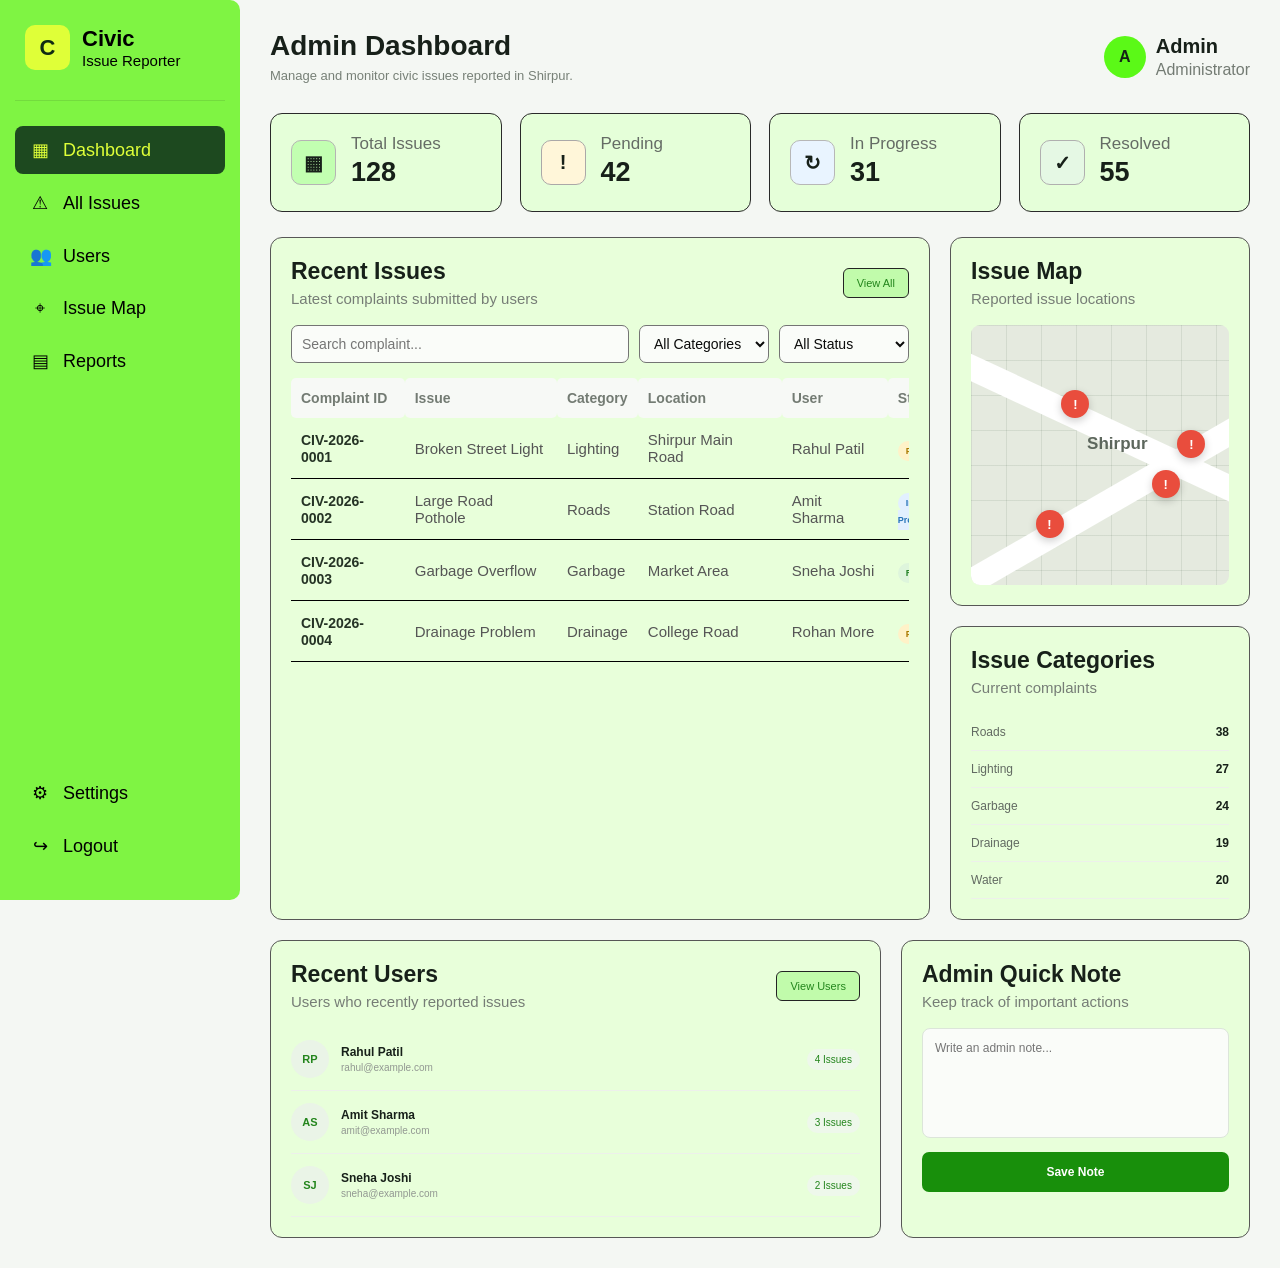
<file: admin-dashboard.html>
<!doctype html>
<html lang="en">
  <head>
    <meta charset="UTF-8" />
    <meta name="viewport" content="width=device-width, initial-scale=1.0" />

    <title>Admin Dashboard - Civic Issue Reporter</title>

    <link rel="stylesheet" href="admin-dashboard.css" />
  </head>

  <body>
    <!-- ================= SIDEBAR ================= -->

    <aside class="sidebar">
      <div class="logo">
        <div class="logo-icon">C</div>

        <div>
          <h2>Civic</h2>
          <span>Issue Reporter</span>
        </div>
      </div>

      <nav>
        <a href="#" class="nav-link active">
          <span>▦</span>
          Dashboard
        </a>

        <a href="#" class="nav-link">
          <span>⚠</span>
          All Issues
        </a>

        <a href="#" class="nav-link">
          <span>👥</span>
          Users
        </a>

        <a href="#" class="nav-link">
          <span>⌖</span>
          Issue Map
        </a>

        <a href="#" class="nav-link">
          <span>▤</span>
          Reports
        </a>
      </nav>

      <div class="sidebar-bottom">
        <a href="#" class="nav-link">
          <span>⚙</span>
          Settings
        </a>

        <a href="#" class="nav-link logout">
          <span>↪</span>
          Logout
        </a>
      </div>
    </aside>

    <!-- ================= MAIN ================= -->

    <main class="main">
      <!-- TOP BAR -->

      <header class="topbar">
        <div>
          <h1>Admin Dashboard</h1>

          <p>Manage and monitor civic issues reported in Shirpur.</p>
        </div>

        <div class="admin-profile">
          <div class="admin-avatar">A</div>

          <div>
            <strong>Admin</strong>
            <small>Administrator</small>
          </div>
        </div>
      </header>

      <!-- ================= STATISTICS ================= -->

      <section class="stats">
        <div class="stat-card">
          <div class="stat-icon total">▦</div>

          <div>
            <span>Total Issues</span>
            <h2>128</h2>
          </div>
        </div>

        <div class="stat-card">
          <div class="stat-icon pending">!</div>

          <div>
            <span>Pending</span>
            <h2>42</h2>
          </div>
        </div>

        <div class="stat-card">
          <div class="stat-icon progress">↻</div>

          <div>
            <span>In Progress</span>
            <h2>31</h2>
          </div>
        </div>

        <div class="stat-card">
          <div class="stat-icon resolved">✓</div>

          <div>
            <span>Resolved</span>
            <h2>55</h2>
          </div>
        </div>
      </section>

      <!-- ================= CONTENT GRID ================= -->

      <section class="content-grid">
        <!-- RECENT ISSUES -->

        <div class="issues-card">
          <div class="section-header">
            <div>
              <h2>Recent Issues</h2>

              <p>Latest complaints submitted by users</p>
            </div>

            <button class="view-btn">View All</button>
          </div>

          <!-- SEARCH -->

          <div class="filters">
            <input type="text" placeholder="Search complaint..." />

            <select>
              <option>All Categories</option>
              <option>Roads</option>
              <option>Lighting</option>
              <option>Garbage</option>
              <option>Drainage</option>
              <option>Water</option>
            </select>

            <select>
              <option>All Status</option>
              <option>Pending</option>
              <option>In Progress</option>
              <option>Resolved</option>
            </select>
          </div>

          <!-- TABLE -->

          <div class="table-container">
            <table>
              <thead>
                <tr>
                  <th>Complaint ID</th>
                  <th>Issue</th>
                  <th>Category</th>
                  <th>Location</th>
                  <th>User</th>
                  <th>Status</th>
                  <th>Date</th>
                  <th>Action</th>
                </tr>
              </thead>

              <tbody>
                <tr>
                  <td>
                    <strong>CIV-2026-0001</strong>
                  </td>

                  <td>Broken Street Light</td>

                  <td>Lighting</td>

                  <td>Shirpur Main Road</td>

                  <td>Rahul Patil</td>

                  <td>
                    <span class="status pending-status"> Pending </span>
                  </td>

                  <td>11 Sep 2026</td>

                  <td>
                    <button class="action-btn">View</button>
                  </td>
                </tr>

                <tr>
                  <td>
                    <strong>CIV-2026-0002</strong>
                  </td>

                  <td>Large Road Pothole</td>

                  <td>Roads</td>

                  <td>Station Road</td>

                  <td>Amit Sharma</td>

                  <td>
                    <span class="status progress-status"> In Progress </span>
                  </td>

                  <td>10 Sep 2026</td>

                  <td>
                    <button class="action-btn">View</button>
                  </td>
                </tr>

                <tr>
                  <td>
                    <strong>CIV-2026-0003</strong>
                  </td>

                  <td>Garbage Overflow</td>

                  <td>Garbage</td>

                  <td>Market Area</td>

                  <td>Sneha Joshi</td>

                  <td>
                    <span class="status resolved-status"> Resolved </span>
                  </td>

                  <td>09 Sep 2026</td>

                  <td>
                    <button class="action-btn">View</button>
                  </td>
                </tr>

                <tr>
                  <td>
                    <strong>CIV-2026-0004</strong>
                  </td>

                  <td>Drainage Problem</td>

                  <td>Drainage</td>

                  <td>College Road</td>

                  <td>Rohan More</td>

                  <td>
                    <span class="status pending-status"> Pending </span>
                  </td>

                  <td>08 Sep 2026</td>

                  <td>
                    <button class="action-btn">View</button>
                  </td>
                </tr>
              </tbody>
            </table>
          </div>
        </div>

        <!-- ================= RIGHT SIDE ================= -->

        <div class="right-column">
          <!-- MAP -->

          <div class="map-card">
            <div class="section-header">
              <div>
                <h2>Issue Map</h2>

                <p>Reported issue locations</p>
              </div>
            </div>

            <div class="fake-map">
              <div class="map-grid"></div>

              <div class="map-road road-one"></div>

              <div class="map-road road-two"></div>

              <div class="map-marker marker-one">!</div>

              <div class="map-marker marker-two">!</div>

              <div class="map-marker marker-three">!</div>

              <div class="map-marker marker-four">!</div>

              <div class="map-label">Shirpur</div>
            </div>
          </div>

          <!-- ISSUE CATEGORIES -->

          <div class="category-card">
            <div class="section-header">
              <div>
                <h2>Issue Categories</h2>

                <p>Current complaints</p>
              </div>
            </div>

            <div class="category-row">
              <span>Roads</span>

              <strong>38</strong>
            </div>

            <div class="category-row">
              <span>Lighting</span>

              <strong>27</strong>
            </div>

            <div class="category-row">
              <span>Garbage</span>

              <strong>24</strong>
            </div>

            <div class="category-row">
              <span>Drainage</span>

              <strong>19</strong>
            </div>

            <div class="category-row">
              <span>Water</span>

              <strong>20</strong>
            </div>
          </div>
        </div>
      </section>

      <!-- ================= USER ACTIVITY ================= -->

      <section class="bottom-section">
        <div class="users-card">
          <div class="section-header">
            <div>
              <h2>Recent Users</h2>

              <p>Users who recently reported issues</p>
            </div>

            <button class="view-btn">View Users</button>
          </div>

          <div class="user-list">
            <div class="user-row">
              <div class="user-avatar">RP</div>

              <div class="user-info">
                <strong>Rahul Patil</strong>

                <span> rahul@example.com </span>
              </div>

              <div class="user-issue">4 Issues</div>
            </div>

            <div class="user-row">
              <div class="user-avatar">AS</div>

              <div class="user-info">
                <strong>Amit Sharma</strong>

                <span> amit@example.com </span>
              </div>

              <div class="user-issue">3 Issues</div>
            </div>

            <div class="user-row">
              <div class="user-avatar">SJ</div>

              <div class="user-info">
                <strong>Sneha Joshi</strong>

                <span> sneha@example.com </span>
              </div>

              <div class="user-issue">2 Issues</div>
            </div>
          </div>
        </div>

        <!-- ADMIN NOTE -->

        <div class="admin-note">
          <div class="section-header">
            <div>
              <h2>Admin Quick Note</h2>

              <p>Keep track of important actions</p>
            </div>
          </div>

          <textarea placeholder="Write an admin note..."></textarea>

          <button class="save-note">Save Note</button>
        </div>
      </section>
    </main>
  </body>
</html>
</file>
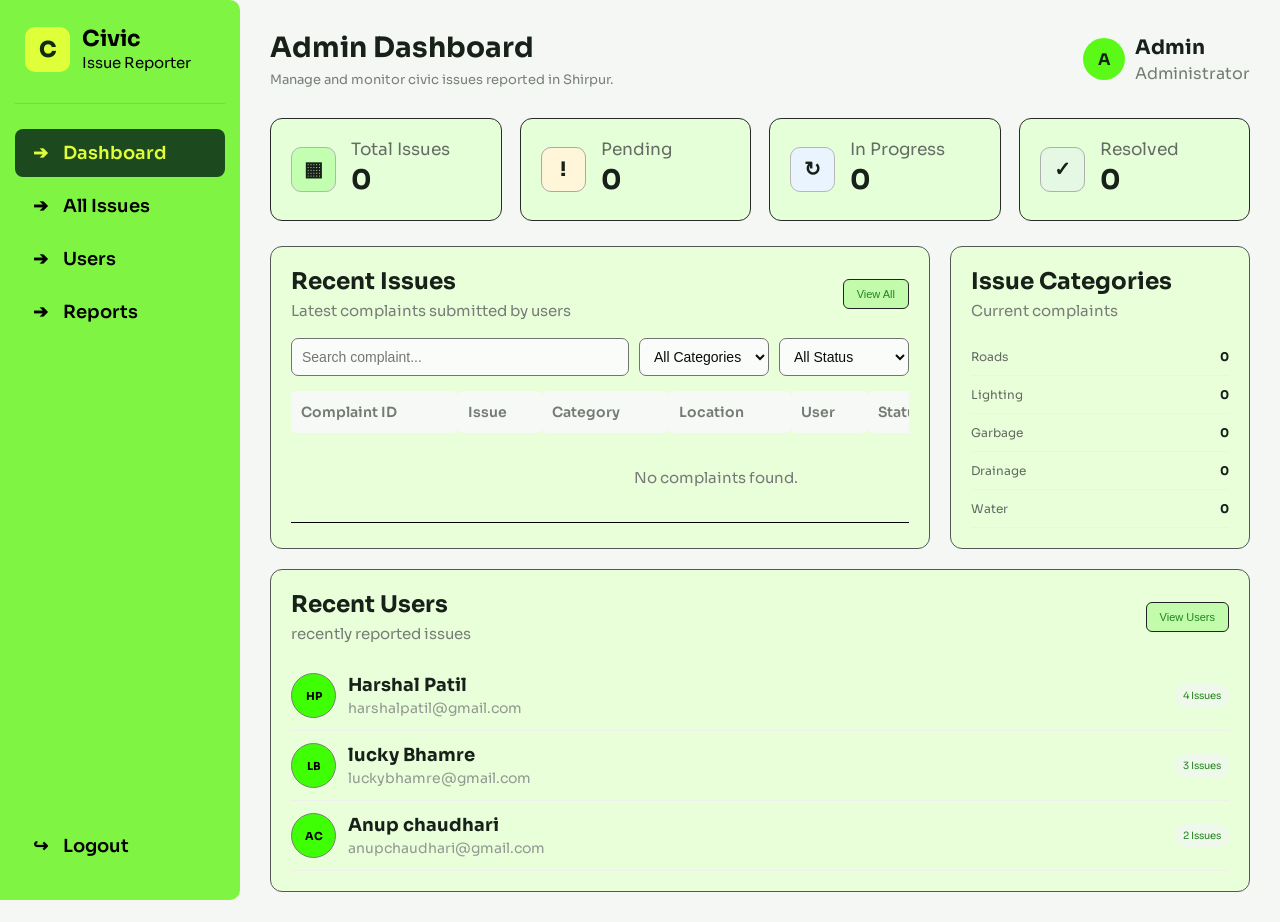
<file: admin.html>
<!doctype html>
<html lang="en">
  <head>
    <meta charset="UTF-8" />
    <meta name="viewport" content="width=device-width, initial-scale=1.0" />

    <title>Admin Dashboard - Civic Issue Reporter</title>

    <link rel="stylesheet" href="admin.css" />
  </head>

  <body>
    <aside class="sidebar">
      <div class="logo">
        <div class="logo-icon">C</div>

        <div>
          <h2>Civic</h2>
          <span>Issue Reporter</span>
        </div>
      </div>

      <nav>
        <a href="#" class="nav-link active">
          <span>➔</span>
          Dashboard
        </a>

        <a href="#" class="nav-link">
          <span>➔</span>
          All Issues
        </a>

        <a href="#" class="nav-link">
          <span>➔</span>
          Users
        </a>

        <a href="#" class="nav-link">
          <span>➔</span>
          Reports
        </a>
      </nav>

      <div class="sidebar-bottom">
        <a href="#" class="nav-link logout">
          <span>↪</span>
          Logout
        </a>
      </div>
    </aside>

    <main class="main">
      <header class="topbar">
        <div>
          <h1>Admin Dashboard</h1>

          <p>Manage and monitor civic issues reported in Shirpur.</p>
        </div>

        <div class="admin-profile">
          <div class="admin-avatar">A</div>

          <div>
            <strong>Admin</strong>
            <small>Administrator</small>
          </div>
        </div>
      </header>

      <section class="stats">
        <div class="stat-card">
          <div class="stat-icon total">▦</div>

          <div>
            <span>Total Issues</span>
            <h2>-</h2>
          </div>
        </div>

        <div class="stat-card">
          <div class="stat-icon pending">!</div>

          <div>
            <span>Pending</span>
            <h2>-</h2>
          </div>
        </div>

        <div class="stat-card">
          <div class="stat-icon progress">↻</div>

          <div>
            <span>In Progress</span>
            <h2>-</h2>
          </div>
        </div>

        <div class="stat-card">
          <div class="stat-icon resolved">✓</div>

          <div>
            <span>Resolved</span>
            <h2>-</h2>
          </div>
        </div>
      </section>

      <section class="content-grid">
        <div class="issues-card">
          <div class="section-header">
            <div>
              <h2>Recent Issues</h2>

              <p>Latest complaints submitted by users</p>
            </div>

            <button class="view-btn">View All</button>
          </div>

          <div class="filters">
            <input type="text" placeholder="Search complaint..." />

            <select>
              <option>All Categories</option>
              <option>Roads</option>
              <option>Lighting</option>
              <option>Garbage</option>
              <option>Drainage</option>
              <option>Water</option>
            </select>

            <select>
              <option>All Status</option>
              <option>Pending</option>
              <option>In Progress</option>
              <option>Resolved</option>
            </select>
          </div>

          <div class="table-container">
            <table>
              <thead>
                <tr>
                  <th>Complaint ID</th>
                  <th>Issue</th>
                  <th>Category</th>
                  <th>Location</th>
                  <th>User</th>
                  <th>Status</th>
                  <th>Date</th>
                  <th>Action</th>
                </tr>
              </thead>

              <tbody>
                <tr>
                  <td>
                    <strong>CIV-2026-0001</strong>
                  </td>

                  <td>Broken Street Light</td>

                  <td>Lighting</td>

                  <td>Shirpur Bus stand</td>

                  <td>Piyush JAdhav</td>

                  <td>
                    <span class="status pending-status"> Pending </span>
                  </td>

                  <td>11 Sep 2026</td>

                  <td>
                    <button class="action-btn">View</button>
                  </td>
                </tr>

                <tr>
                  <td>
                    <strong>CIV-2026-0002</strong>
                  </td>

                  <td>Large Road Pothole</td>

                  <td>Roads</td>

                  <td>5 kandil</td>

                  <td>Harshal Patil</td>

                  <td>
                    <span class="status progress-status"> In Progress </span>
                  </td>

                  <td>10 Sep 2026</td>

                  <td>
                    <button class="action-btn">View</button>
                  </td>
                </tr>

                <tr>
                  <td>
                    <strong>CIV-2026-0003</strong>
                  </td>

                  <td>Garbage Overflow</td>

                  <td>Garbage</td>

                  <td>karwand naka</td>

                  <td>Anup chaudhari</td>

                  <td>
                    <span class="status resolved-status"> Resolved </span>
                  </td>

                  <td>09 Sep 2026</td>

                  <td>
                    <button class="action-btn">View</button>
                  </td>
                </tr>

                <tr>
                  <td>
                    <strong>CIV-2026-0004</strong>
                  </td>

                  <td>Drainage Problem</td>

                  <td>Drainage</td>

                  <td>nimzari naka</td>

                  <td>Lucky Bhamre</td>

                  <td>
                    <span class="status pending-status"> Pending </span>
                  </td>

                  <td>08 Sep 2026</td>

                  <td>
                    <button class="action-btn">View</button>
                  </td>
                </tr>
              </tbody>
            </table>
          </div>
        </div>

        <div class="right-column">
          <div class="category-card">
            <div class="section-header">
              <div>
                <h2>Issue Categories</h2>

                <p>Current complaints</p>
              </div>
            </div>

            <div class="category-row">
              <span>Roads</span>

              <strong>38</strong>
            </div>

            <div class="category-row">
              <span>Lighting</span>

              <strong>27</strong>
            </div>

            <div class="category-row">
              <span>Garbage</span>

              <strong>24</strong>
            </div>

            <div class="category-row">
              <span>Drainage</span>

              <strong>19</strong>
            </div>

            <div class="category-row">
              <span>Water</span>

              <strong>20</strong>
            </div>
          </div>
        </div>
      </section>

      <section class="bottom-section">
        <div class="users-card">
          <div class="section-header">
            <div>
              <h2>Recent Users</h2>

              <p>recently reported issues</p>
            </div>

            <button class="view-btn">View Users</button>
          </div>

          <div class="user-list">
            <div class="user-row">
              <div class="user-avatar">HP</div>

              <div class="user-info">
                <strong>Harshal Patil</strong>

                <span> harshalpatil@gmail.com </span>
              </div>

              <div class="user-issue">4 Issues</div>
            </div>

            <div class="user-row">
              <div class="user-avatar">LB</div>

              <div class="user-info">
                <strong>lucky Bhamre</strong>

                <span>luckybhamre@gmail.com</span>
              </div>

              <div class="user-issue">3 Issues</div>
            </div>

            <div class="user-row">
              <div class="user-avatar">AC</div>

              <div class="user-info">
                <strong>Anup chaudhari</strong>

                <span>anupchaudhari@gmail.com </span>
              </div>

              <div class="user-issue">2 Issues</div>
            </div>
          </div>
        </div>
      </section>
    </main>

    <script src="admin.js"></script>
  </body>
</html>
</file>
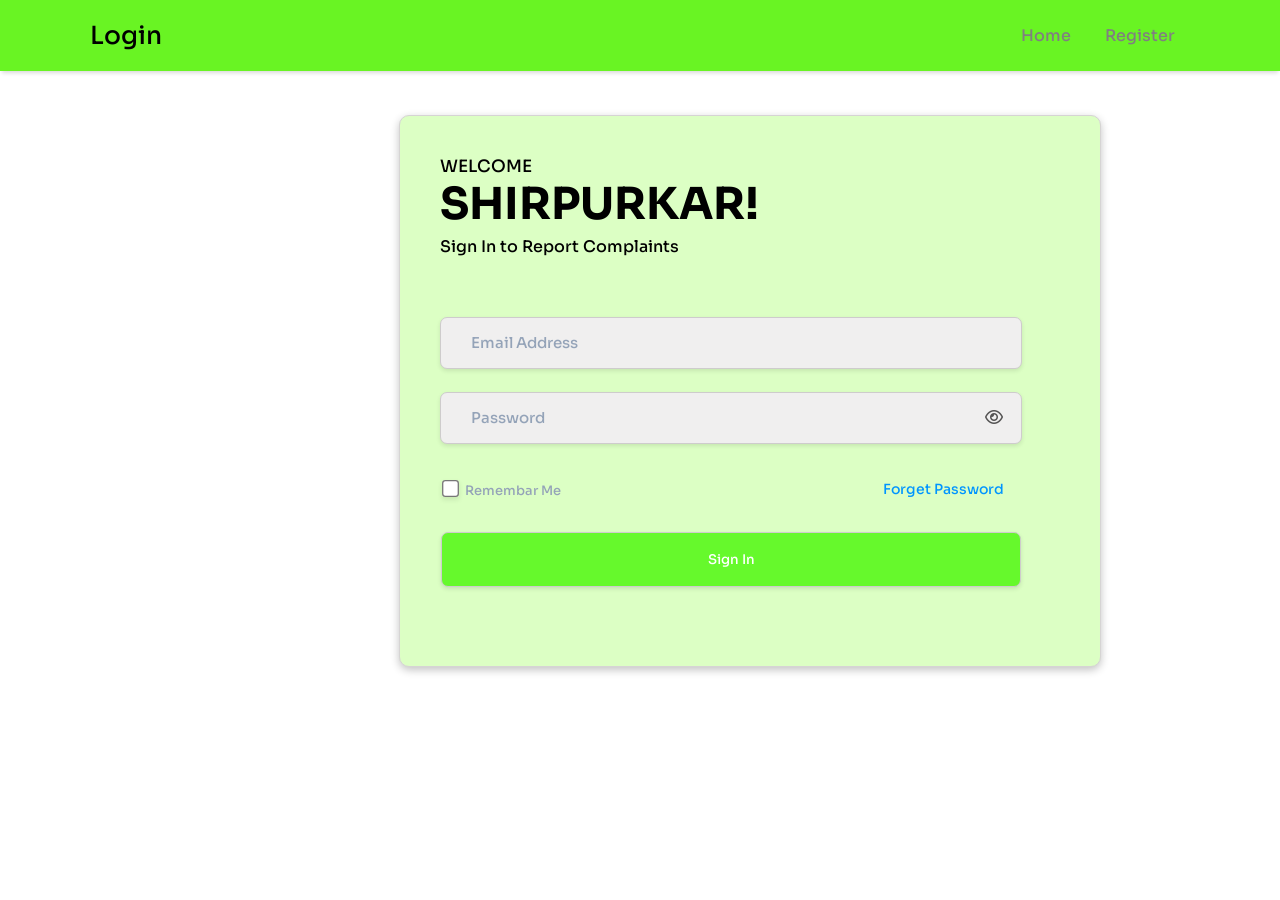
<file: login.html>
<!doctype html>
<html>
  <head>
    <link
      rel="stylesheet"
      href="https://cdnjs.cloudflare.com/ajax/libs/font-awesome/6.2.1/css/all.min.css"
    />

    <link rel="preconnect" href="https://fonts.googleapis.com" />
    <link rel="preconnect" href="https://fonts.gstatic.com" crossorigin />
    <link
      href="https://fonts.googleapis.com/css2?family=Fjalla+One&display=swap"
      rel="stylesheet"
    />

    <link rel="preconnect" href="https://fonts.jgoogleapis.com" />
    <link rel="preconnect" href="https://fonts.gstatic.com" crossorigin />
    <link
      href="https://fonts.googleapis.com/css2?family=Sora:wght@100..800&display=swap"
      rel="stylesheet"
    />

    <title>Login</title>
    <link rel="icon" href="images/piyushfinal.png" />
    <link rel="stylesheet" href="login.css" />
  </head>
  <body>
    <section href="#" class="firstsection">
      <header>
        <p class="paralogin">Login</p>
        <nav class="navbar">
          <a href="index.html" target="_blank">Home</a>
          <a href="order.html" target="_blank">Register</a>
        </nav>
      </header>
    </section>

    <section>
      <div class="login-container">
        <div class="loginbox">
          <span class="pleaselogin">Sign In to Report Complaints</span>
          <div class="orangesticker"></div>
          <span class="span1">WELCOME </span>
          <h1 class="heading">SHIRPURKAR!</h1>

          <input
            type="email"
            id="email"
            class="input1"
            placeholder="Email Address"
            required
          />

          <input
            type="password"
            id="password"
            class="input2"
            placeholder="Password"
            required
          />
          <span onclick="togglePassword()">
            <i id="eye-icon" class="far fa-eye"></i>
          </span>

          <input class="checkbox" type="checkbox" id="remember-me-checkbox" />
          <label for="remember-me-checkbox" class="rememberme"
            >Remembar Me</label
          >
          <div class="forget">
            <a class="forgetpass" href="#">Forget Password</a>
          </div>
          <button class="sign">Sign In</button>
        </div>
      </div>
    </section>

    <script src="login.js"></script>
  </body>
</html>
</file>
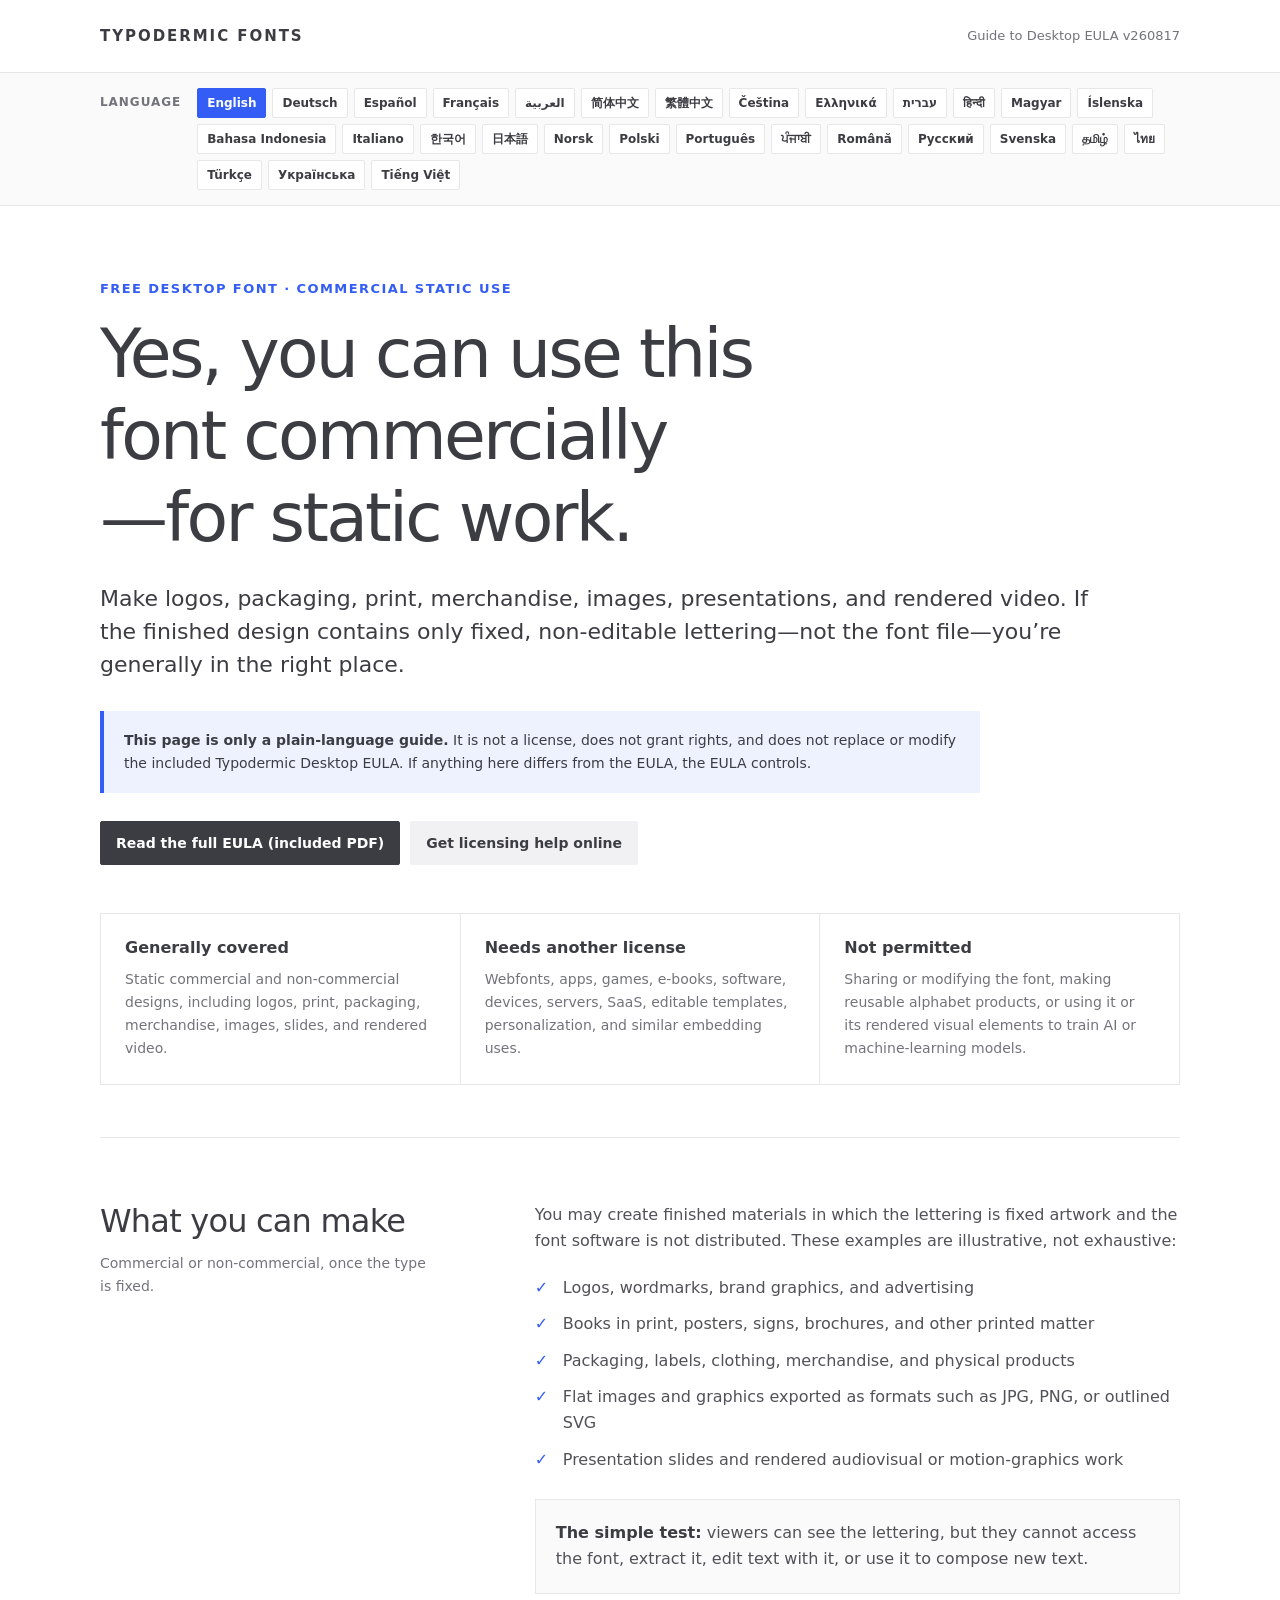
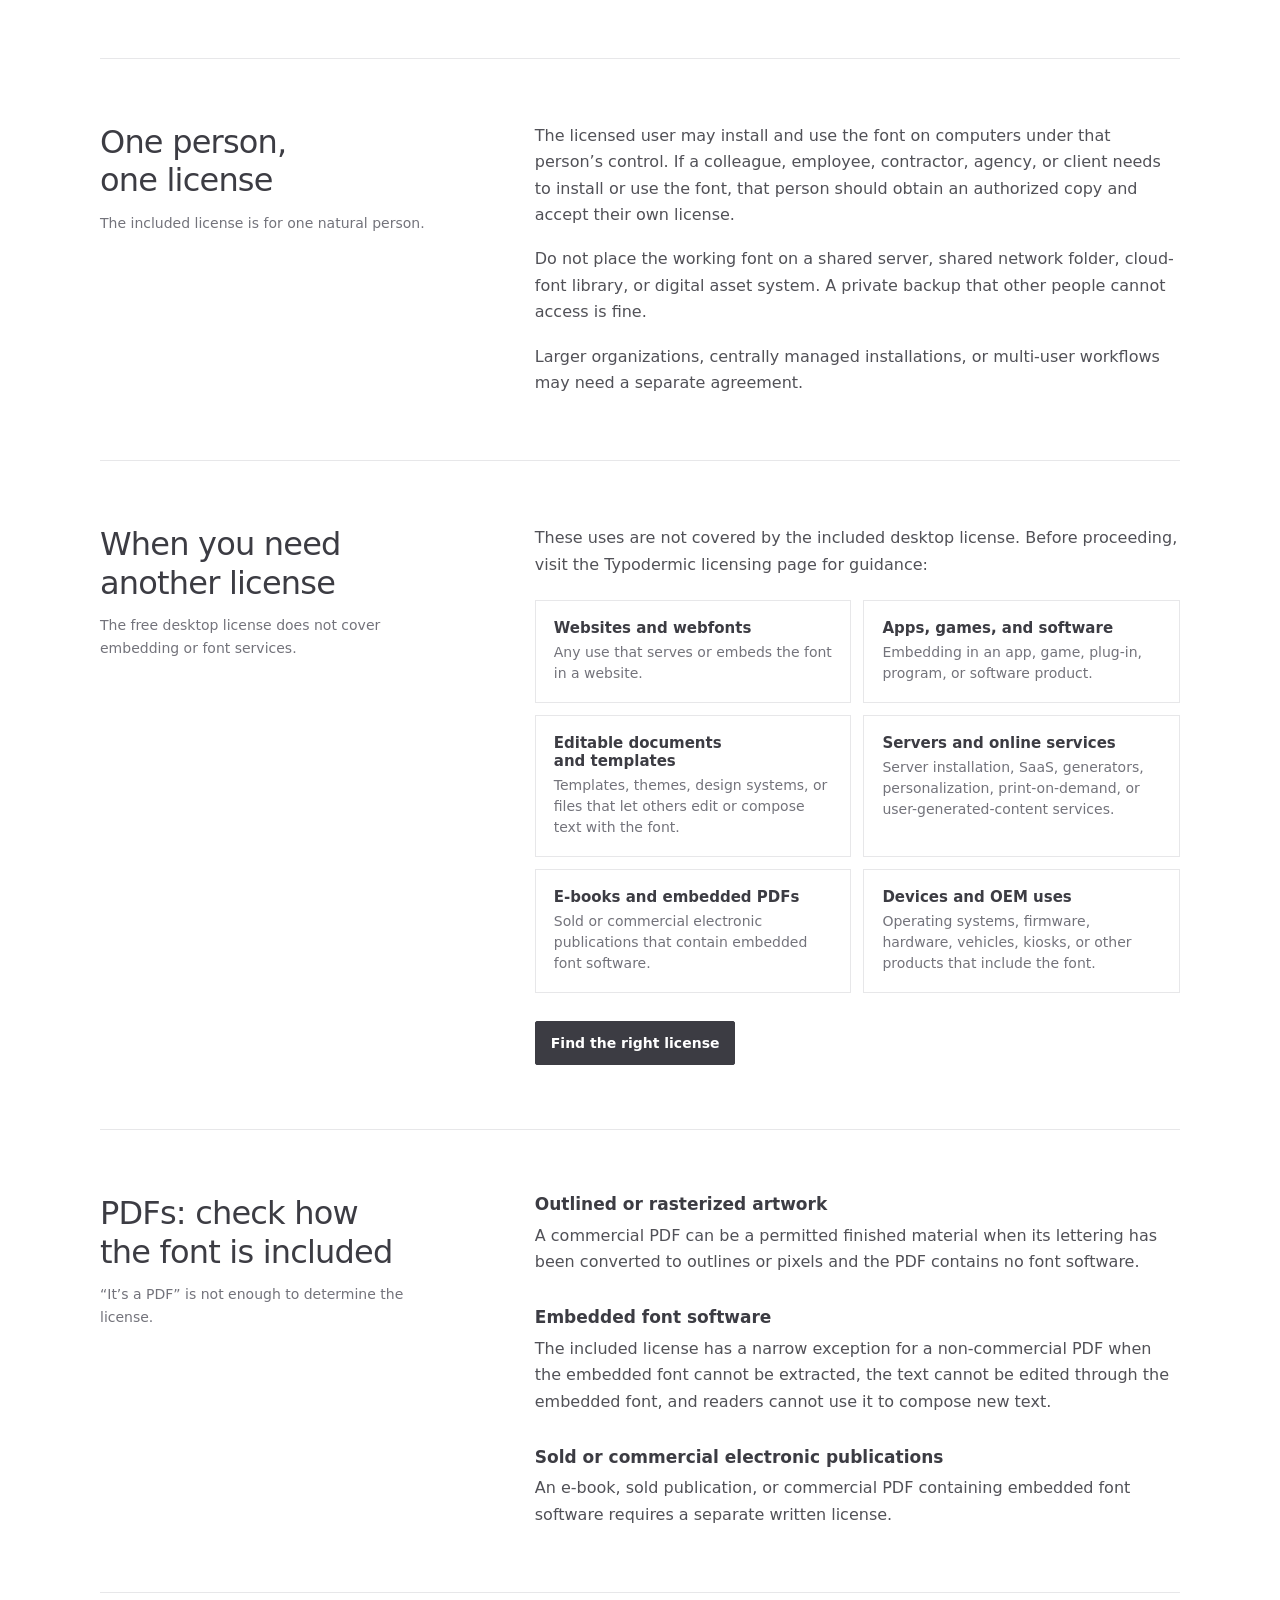
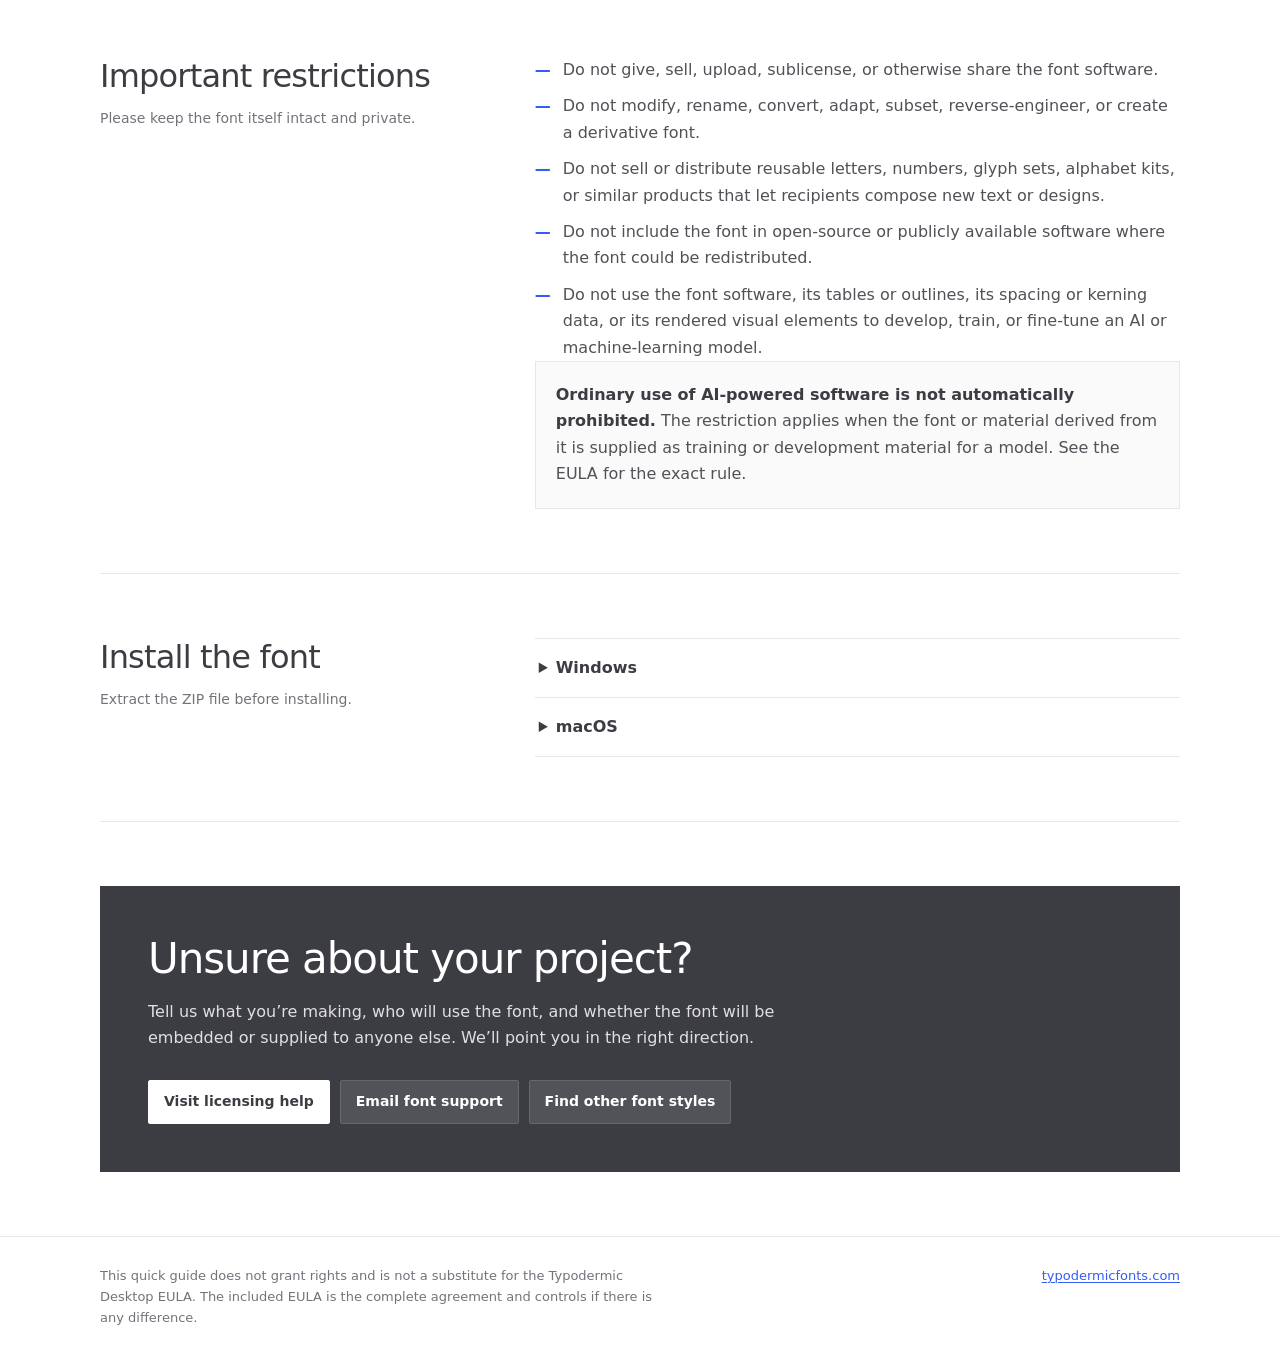
<file: coolvetica/read-this.html>
<!doctype html>
<html lang="en">
<head>
  <meta charset="utf-8">
  <meta name="viewport" content="width=device-width, initial-scale=1">
  <meta name="theme-color" content="#335df5">
  <title>Typodermic Fonts — Free Desktop Font Quick Guide</title>
  <style>
    :root {
      color-scheme: light;
      --blue: #335df5;
      --charcoal: #3c3c43;
      --text: #515157;
      --muted: #73737b;
      --control: #f1f1f3;
      --line: #e7e7e9;
      --white: #ffffff;
      --soft-blue: #eef2ff;
      --radius: 2px;
      --shell: min(calc(100% - 48px), 1080px);
      --reading: 72ch;
    }

    * {
      box-sizing: border-box;
    }

    html {
      scroll-behavior: smooth;
    }

    body {
      margin: 0;
      background: var(--white);
      color: var(--text);
      font-family: system-ui, -apple-system, BlinkMacSystemFont, "Segoe UI", Helvetica, Arial, sans-serif;
      font-size: 16px;
      line-height: 1.65;
      -webkit-font-smoothing: antialiased;
      text-rendering: optimizeLegibility;
    }

    a {
      color: var(--blue);
      text-decoration-thickness: 1px;
      text-underline-offset: 0.18em;
    }

    a:hover {
      text-decoration-thickness: 2px;
    }

    a:focus-visible,
    summary:focus-visible {
      outline: 2px solid var(--blue);
      outline-offset: 3px;
    }

    .site-header {
      border-bottom: 1px solid var(--line);
    }

    .header-inner,
    .language-inner,
    main,
    .footer-inner {
      width: var(--shell);
      margin-inline: auto;
    }

    .header-inner {
      min-height: 72px;
      display: flex;
      align-items: center;
      justify-content: space-between;
      gap: 24px;
    }

    .wordmark {
      color: var(--charcoal);
      font-size: 15px;
      font-weight: 800;
      letter-spacing: 0.13em;
      line-height: 1;
      text-decoration: none;
      white-space: nowrap;
    }

    .wordmark:hover {
      color: var(--blue);
      text-decoration: none;
    }

    .header-note {
      color: var(--muted);
      font-size: 13px;
      text-align: right;
    }

    .language-bar {
      border-bottom: 1px solid var(--line);
      background: #fafafa;
    }

    .language-inner {
      display: flex;
      align-items: flex-start;
      gap: 16px;
      padding: 15px 0;
    }

    .language-label {
      flex: 0 0 auto;
      margin: 5px 0 0;
      color: var(--muted);
      font-size: 12px;
      font-weight: 750;
      letter-spacing: 0.08em;
      text-transform: uppercase;
    }

    .language-buttons {
      display: flex;
      flex-wrap: wrap;
      gap: 6px;
    }

    .language-button {
      min-height: 30px;
      padding: 5px 9px;
      border: 1px solid var(--line);
      border-radius: var(--radius);
      background: var(--white);
      color: var(--charcoal);
      font: inherit;
      font-size: 12px;
      font-weight: 650;
      line-height: 1.2;
      cursor: pointer;
    }

    .language-button:hover,
    .language-button:focus-visible,
    .language-button[aria-pressed="true"] {
      border-color: var(--blue);
      background: var(--blue);
      color: var(--white);
    }

    .language-button:focus-visible {
      outline: 2px solid var(--blue);
      outline-offset: 2px;
    }

    .sr-only {
      position: absolute;
      width: 1px;
      height: 1px;
      padding: 0;
      margin: -1px;
      overflow: hidden;
      clip: rect(0, 0, 0, 0);
      white-space: nowrap;
      border: 0;
    }

    .hero {
      padding: 72px 0 52px;
      border-bottom: 1px solid var(--line);
    }

    .eyebrow {
      margin: 0 0 14px;
      color: var(--blue);
      font-size: 13px;
      font-weight: 750;
      letter-spacing: 0.11em;
      text-transform: uppercase;
    }

    h1,
    h2,
    h3 {
      color: var(--charcoal);
      line-height: 1.2;
      text-wrap: balance;
    }

    h1 {
      max-width: 820px;
      margin: 0;
      font-size: clamp(36px, 5.8vw, 68px);
      font-weight: 450;
      letter-spacing: -0.04em;
    }

    .intro {
      max-width: var(--reading);
      margin: 24px 0 0;
      color: var(--charcoal);
      font-size: clamp(18px, 2.2vw, 22px);
      line-height: 1.5;
    }

    .legal-notice {
      max-width: 880px;
      margin-top: 30px;
      padding: 18px 20px;
      background: var(--soft-blue);
      border-inline-start: 4px solid var(--blue);
      color: var(--charcoal);
      font-size: 14px;
    }

    .legal-notice strong {
      font-weight: 750;
    }

    .actions {
      display: flex;
      flex-wrap: wrap;
      gap: 10px;
      margin-top: 28px;
    }

    .button {
      display: inline-flex;
      min-height: 44px;
      align-items: center;
      justify-content: center;
      padding: 10px 15px;
      border: 1px solid var(--charcoal);
      border-radius: var(--radius);
      background: var(--charcoal);
      color: var(--white);
      font-size: 14px;
      font-weight: 700;
      line-height: 1.2;
      text-align: center;
      text-decoration: none;
    }

    .button.secondary {
      border-color: var(--control);
      background: var(--control);
      color: var(--charcoal);
    }

    .button:hover,
    .button:focus-visible {
      border-color: var(--blue);
      background: var(--blue);
      color: var(--white);
      text-decoration: none;
    }

    .summary-grid {
      display: grid;
      grid-template-columns: repeat(3, minmax(0, 1fr));
      gap: 1px;
      margin-top: 48px;
      background: var(--line);
      border: 1px solid var(--line);
    }

    .summary-card {
      min-width: 0;
      padding: 24px;
      background: var(--white);
    }

    .summary-card h2 {
      margin: 0 0 10px;
      font-size: 16px;
      font-weight: 750;
    }

    .summary-card p {
      margin: 0;
      color: var(--muted);
      font-size: 14px;
    }

    .section {
      display: grid;
      grid-template-columns: minmax(180px, 0.34fr) minmax(0, 0.66fr);
      gap: clamp(36px, 8vw, 110px);
      padding: 64px 0;
      border-bottom: 1px solid var(--line);
    }

    .section-heading h2 {
      margin: 0;
      font-size: clamp(23px, 3vw, 32px);
      font-weight: 500;
      letter-spacing: -0.025em;
    }

    .section-heading p {
      margin: 12px 0 0;
      color: var(--muted);
      font-size: 14px;
    }

    .section-body > :first-child {
      margin-top: 0;
    }

    .section-body > :last-child {
      margin-bottom: 0;
    }

    .section-body h3 {
      margin: 32px 0 8px;
      font-size: 17px;
      font-weight: 750;
    }

    .section-body p {
      max-width: var(--reading);
      margin: 0 0 18px;
    }

    .plain-list,
    .cross-list {
      display: grid;
      gap: 10px;
      max-width: var(--reading);
      margin: 20px 0 0;
      padding: 0;
      list-style: none;
    }

    .plain-list li,
    .cross-list li {
      position: relative;
      padding-inline-start: 28px;
    }

    .plain-list li::before,
    .cross-list li::before {
      position: absolute;
      inset-inline-start: 0;
      color: var(--blue);
      font-weight: 800;
    }

    .plain-list li::before {
      content: "✓";
    }

    .cross-list li::before {
      content: "—";
    }

    .callout {
      max-width: var(--reading);
      margin: 26px 0;
      padding: 20px;
      border: 1px solid var(--line);
      background: #fafafa;
    }

    .callout strong {
      color: var(--charcoal);
    }

    .license-grid {
      display: grid;
      grid-template-columns: repeat(2, minmax(0, 1fr));
      gap: 12px;
      margin-top: 22px;
    }

    .license-item {
      padding: 18px;
      border: 1px solid var(--line);
    }

    .license-item h3 {
      margin: 0 0 5px;
      font-size: 15px;
    }

    .license-item p {
      margin: 0;
      color: var(--muted);
      font-size: 14px;
      line-height: 1.5;
    }

    details {
      max-width: var(--reading);
      border-top: 1px solid var(--line);
    }

    details:last-of-type {
      border-bottom: 1px solid var(--line);
    }

    summary {
      padding: 16px 4px;
      color: var(--charcoal);
      cursor: pointer;
      font-weight: 700;
    }

    details p {
      margin: 0;
      padding: 0 4px 18px;
      font-size: 14px;
    }

    .help-panel {
      margin: 64px 0;
      padding: clamp(26px, 5vw, 48px);
      background: var(--charcoal);
      color: var(--white);
    }

    .help-panel h2 {
      margin: 0;
      color: var(--white);
      font-size: clamp(27px, 4vw, 42px);
      font-weight: 450;
      letter-spacing: -0.025em;
    }

    .help-panel p {
      max-width: 62ch;
      margin: 14px 0 0;
      color: #e0e0e3;
    }

    .help-panel .button {
      border-color: var(--white);
      background: var(--white);
      color: var(--charcoal);
    }

    .help-panel .button.secondary {
      border-color: #67676e;
      background: #525259;
      color: var(--white);
    }

    .help-panel .button:hover,
    .help-panel .button:focus-visible {
      border-color: var(--blue);
      background: var(--blue);
      color: var(--white);
    }

    .site-footer {
      border-top: 1px solid var(--line);
    }

    .footer-inner {
      display: flex;
      justify-content: space-between;
      gap: 32px;
      padding: 28px 0 40px;
      color: var(--muted);
      font-size: 13px;
    }

    .footer-inner p {
      max-width: 70ch;
      margin: 0;
    }

    .footer-inner a {
      white-space: nowrap;
    }

    @media (max-width: 760px) {
      :root {
        --shell: min(calc(100% - 32px), 1080px);
      }

      .header-inner {
        min-height: 64px;
      }

      .header-note {
        display: none;
      }

      .language-inner {
        flex-direction: column;
        gap: 9px;
      }

      .language-label {
        margin-top: 0;
      }

      .hero {
        padding: 48px 0 36px;
      }

      .summary-grid,
      .section,
      .license-grid {
        grid-template-columns: 1fr;
      }

      .section {
        gap: 24px;
        padding: 46px 0;
      }

      .summary-card {
        padding: 20px;
      }

      .footer-inner {
        flex-direction: column;
        gap: 14px;
      }
    }

    @media (prefers-reduced-motion: reduce) {
      html {
        scroll-behavior: auto;
      }
    }

    @media print {
      :root {
        --shell: 100%;
      }

      body {
        color: #000;
        font-size: 11pt;
      }

      .site-header,
      .actions,
      .help-panel,
      .footer-link {
        display: none;
      }

      .hero,
      .section {
        padding: 24px 0;
      }

      .summary-grid,
      .license-grid {
        break-inside: avoid;
      }

      a {
        color: inherit;
      }
    }
  </style>
</head>
<body>
  <header class="site-header">
    <div class="header-inner">
      <a class="wordmark" href="https://typodermicfonts.com/">TYPODERMIC FONTS</a>
      <div class="header-note" data-i18n="headerNote">Guide to Desktop EULA v260817</div>
    </div>
  </header>

  <nav class="language-bar" aria-label="Choose a language" dir="ltr">
    <div class="language-inner">
      <p class="language-label" data-i18n="languageLabel">Language</p>
      <div class="language-buttons">
        <button class="language-button" type="button" data-lang="en" aria-pressed="true">English</button>
        <button class="language-button" type="button" data-lang="de" aria-pressed="false">Deutsch</button>
        <button class="language-button" type="button" data-lang="es" aria-pressed="false">Español</button>
        <button class="language-button" type="button" data-lang="fr" aria-pressed="false">Français</button>
        <button class="language-button" type="button" data-lang="ar" aria-pressed="false">العربية</button>
        <button class="language-button" type="button" data-lang="zh-Hans" aria-pressed="false">简体中文</button>
        <button class="language-button" type="button" data-lang="zh-Hant" aria-pressed="false">繁體中文</button>
        <button class="language-button" type="button" data-lang="cs" aria-pressed="false">Čeština</button>
        <button class="language-button" type="button" data-lang="el" aria-pressed="false">Ελληνικά</button>
        <button class="language-button" type="button" data-lang="he" aria-pressed="false">עברית</button>
        <button class="language-button" type="button" data-lang="hi" aria-pressed="false">हिन्दी</button>
        <button class="language-button" type="button" data-lang="hu" aria-pressed="false">Magyar</button>
        <button class="language-button" type="button" data-lang="is" aria-pressed="false">Íslenska</button>
        <button class="language-button" type="button" data-lang="id" aria-pressed="false">Bahasa Indonesia</button>
        <button class="language-button" type="button" data-lang="it" aria-pressed="false">Italiano</button>
        <button class="language-button" type="button" data-lang="ko" aria-pressed="false">한국어</button>
        <button class="language-button" type="button" data-lang="ja" aria-pressed="false">日本語</button>
        <button class="language-button" type="button" data-lang="no" aria-pressed="false">Norsk</button>
        <button class="language-button" type="button" data-lang="pl" aria-pressed="false">Polski</button>
        <button class="language-button" type="button" data-lang="pt" aria-pressed="false">Português</button>
        <button class="language-button" type="button" data-lang="pa" aria-pressed="false">ਪੰਜਾਬੀ</button>
        <button class="language-button" type="button" data-lang="ro" aria-pressed="false">Română</button>
        <button class="language-button" type="button" data-lang="ru" aria-pressed="false">Русский</button>
        <button class="language-button" type="button" data-lang="sv" aria-pressed="false">Svenska</button>
        <button class="language-button" type="button" data-lang="ta" aria-pressed="false">தமிழ்</button>
        <button class="language-button" type="button" data-lang="th" aria-pressed="false">ไทย</button>
        <button class="language-button" type="button" data-lang="tr" aria-pressed="false">Türkçe</button>
        <button class="language-button" type="button" data-lang="uk" aria-pressed="false">Українська</button>
        <button class="language-button" type="button" data-lang="vi" aria-pressed="false">Tiếng Việt</button>
      </div>
      <span class="sr-only" id="language-status" aria-live="polite"></span>
    </div>
  </nav>

  <noscript><p class="legal-notice">Language switching requires JavaScript. The English guide remains available below.</p></noscript>

  <main id="guide-content">
    <section class="hero" aria-labelledby="page-title">
      <p class="eyebrow" data-i18n="eyebrow">Free desktop font · commercial static use</p>
      <h1 id="page-title" data-i18n="pageHeading">Yes, you can use this font commercially—for static work.</h1>
      <p class="intro" data-i18n="intro">Make logos, packaging, print, merchandise, images, presentations, and rendered video. If the finished design contains only fixed, non-editable lettering—not the font file—you’re generally in the right place.</p>

      <div class="legal-notice" role="note">
        <strong data-i18n="noticeLead">This page is only a plain-language guide.</strong> <span data-i18n="noticeText">It is not a license, does not grant rights, and does not replace or modify the included Typodermic Desktop EULA. If anything here differs from the EULA, the EULA controls.</span>
      </div>

      <div class="actions">
        <a class="button" href="Typodermic Desktop EULA 2026.pdf" data-i18n="eulaButton">Read the full EULA (included PDF)</a>
        <a class="button secondary" href="https://typodermicfonts.com/license/" data-i18n="helpOnlineButton">Get licensing help online</a>
      </div>

      <div class="summary-grid">
        <article class="summary-card">
          <h2 data-i18n="coveredTitle">Generally covered</h2>
          <p data-i18n="coveredText">Static commercial and non-commercial designs, including logos, print, packaging, merchandise, images, slides, and rendered video.</p>
        </article>
        <article class="summary-card">
          <h2 data-i18n="anotherTitle">Needs another license</h2>
          <p data-i18n="anotherText">Webfonts, apps, games, e-books, software, devices, servers, SaaS, editable templates, personalization, and similar embedding uses.</p>
        </article>
        <article class="summary-card">
          <h2 data-i18n="notPermittedTitle">Not permitted</h2>
          <p data-i18n="notPermittedText">Sharing or modifying the font, making reusable alphabet products, or using it or its rendered visual elements to train AI or machine-learning models.</p>
        </article>
      </div>
    </section>

    <section class="section" aria-labelledby="make-heading">
      <div class="section-heading">
        <h2 id="make-heading" data-i18n="makeHeading">What you can make</h2>
        <p data-i18n="makeSubheading">Commercial or non-commercial, once the type is fixed.</p>
      </div>
      <div class="section-body" data-i18n-html="makeBody">
        <p>You may create finished materials in which the lettering is fixed artwork and the font software is not distributed. These examples are illustrative, not exhaustive:</p>
        <ul class="plain-list">
          <li>Logos, wordmarks, brand graphics, and advertising</li>
          <li>Books in print, posters, signs, brochures, and other printed matter</li>
          <li>Packaging, labels, clothing, merchandise, and physical products</li>
          <li>Flat images and graphics exported as formats such as JPG, PNG, or outlined SVG</li>
          <li>Presentation slides and rendered audiovisual or motion-graphics work</li>
        </ul>
        <div class="callout">
          <strong>The simple test:</strong> viewers can see the lettering, but they cannot access the font, extract it, edit text with it, or use it to compose new text.
        </div>
      </div>
    </section>

    <section class="section" aria-labelledby="user-heading">
      <div class="section-heading">
        <h2 id="user-heading" data-i18n="userHeading">One person, one license</h2>
        <p data-i18n="userSubheading">The included license is for one natural person.</p>
      </div>
      <div class="section-body" data-i18n-html="userBody">
        <p>The licensed user may install and use the font on computers under that person’s control. If a colleague, employee, contractor, agency, or client needs to install or use the font, that person should obtain an authorized copy and accept their own license.</p>
        <p>Do not place the working font on a shared server, shared network folder, cloud-font library, or digital asset system. A private backup that other people cannot access is fine.</p>
        <p>Larger organizations, centrally managed installations, or multi-user workflows may need a separate agreement.</p>
      </div>
    </section>

    <section class="section" aria-labelledby="different-heading">
      <div class="section-heading">
        <h2 id="different-heading" data-i18n="differentHeading">When you need another license</h2>
        <p data-i18n="differentSubheading">The free desktop license does not cover embedding or font services.</p>
      </div>
      <div class="section-body" data-i18n-html="differentBody">
        <p>These uses are not covered by the included desktop license. Before proceeding, visit the Typodermic licensing page for guidance:</p>
        <div class="license-grid">
          <article class="license-item">
            <h3>Websites and webfonts</h3>
            <p>Any use that serves or embeds the font in a website.</p>
          </article>
          <article class="license-item">
            <h3>Apps, games, and software</h3>
            <p>Embedding in an app, game, plug-in, program, or software product.</p>
          </article>
          <article class="license-item">
            <h3>Editable documents and templates</h3>
            <p>Templates, themes, design systems, or files that let others edit or compose text with the font.</p>
          </article>
          <article class="license-item">
            <h3>Servers and online services</h3>
            <p>Server installation, SaaS, generators, personalization, print-on-demand, or user-generated-content services.</p>
          </article>
          <article class="license-item">
            <h3>E-books and embedded PDFs</h3>
            <p>Sold or commercial electronic publications that contain embedded font software.</p>
          </article>
          <article class="license-item">
            <h3>Devices and OEM uses</h3>
            <p>Operating systems, firmware, hardware, vehicles, kiosks, or other products that include the font.</p>
          </article>
        </div>
        <div class="actions">
          <a class="button" href="https://typodermicfonts.com/license/">Find the right license</a>
        </div>
      </div>
    </section>

    <section class="section" aria-labelledby="pdf-heading">
      <div class="section-heading">
        <h2 id="pdf-heading" data-i18n="pdfHeading">PDFs: check how the font is included</h2>
        <p data-i18n="pdfSubheading">“It’s a PDF” is not enough to determine the license.</p>
      </div>
      <div class="section-body" data-i18n-html="pdfBody">
        <h3>Outlined or rasterized artwork</h3>
        <p>A commercial PDF can be a permitted finished material when its lettering has been converted to outlines or pixels and the PDF contains no font software.</p>

        <h3>Embedded font software</h3>
        <p>The included license has a narrow exception for a non-commercial PDF when the embedded font cannot be extracted, the text cannot be edited through the embedded font, and readers cannot use it to compose new text.</p>

        <h3>Sold or commercial electronic publications</h3>
        <p>An e-book, sold publication, or commercial PDF containing embedded font software requires a separate written license.</p>
      </div>
    </section>

    <section class="section" aria-labelledby="limits-heading">
      <div class="section-heading">
        <h2 id="limits-heading" data-i18n="limitsHeading">Important restrictions</h2>
        <p data-i18n="limitsSubheading">Please keep the font itself intact and private.</p>
      </div>
      <div class="section-body" data-i18n-html="limitsBody">
        <ul class="cross-list">
          <li>Do not give, sell, upload, sublicense, or otherwise share the font software.</li>
          <li>Do not modify, rename, convert, adapt, subset, reverse-engineer, or create a derivative font.</li>
          <li>Do not sell or distribute reusable letters, numbers, glyph sets, alphabet kits, or similar products that let recipients compose new text or designs.</li>
          <li>Do not include the font in open-source or publicly available software where the font could be redistributed.</li>
          <li>Do not use the font software, its tables or outlines, its spacing or kerning data, or its rendered visual elements to develop, train, or fine-tune an AI or machine-learning model.</li>
        </ul>
        <p class="callout"><strong>Ordinary use of AI-powered software is not automatically prohibited.</strong> The restriction applies when the font or material derived from it is supplied as training or development material for a model. See the EULA for the exact rule.</p>
      </div>
    </section>

    <section class="section" aria-labelledby="install-heading">
      <div class="section-heading">
        <h2 id="install-heading" data-i18n="installHeading">Install the font</h2>
        <p data-i18n="installSubheading">Extract the ZIP file before installing.</p>
      </div>
      <div class="section-body" data-i18n-html="installBody">
        <details>
          <summary>Windows</summary>
          <p>Extract the ZIP file, select the font files, right-click, and choose <strong>Install</strong>. Depending on your version of Windows, you can also open a font file and select <strong>Install</strong>.</p>
        </details>
        <details>
          <summary>macOS</summary>
          <p>Extract the ZIP file, double-click a font file, and choose <strong>Install Font</strong> in Font Book.</p>
        </details>
      </div>
    </section>

    <section class="help-panel" aria-labelledby="help-heading">
      <h2 id="help-heading" data-i18n="helpHeading">Unsure about your project?</h2>
      <p data-i18n="helpText">Tell us what you’re making, who will use the font, and whether the font will be embedded or supplied to anyone else. We’ll point you in the right direction.</p>
      <div class="actions">
        <a class="button" href="https://typodermicfonts.com/license/" data-i18n="helpVisit">Visit licensing help</a>
        <a class="button secondary" href="mailto:fontsupport@typodermicfonts.com" data-i18n="helpEmail">Email font support</a>
        <a class="button secondary" href="https://typodermicfonts.com/search/" data-i18n="helpStyles">Find other font styles</a>
      </div>
    </section>
  </main>

  <footer class="site-footer">
    <div class="footer-inner">
      <p data-i18n="footerText">This quick guide does not grant rights and is not a substitute for the Typodermic Desktop EULA. The included EULA is the complete agreement and controls if there is any difference.</p>
      <a class="footer-link" href="https://typodermicfonts.com/">typodermicfonts.com</a>
    </div>
  </footer>
  <script>
    (() => {
      "use strict";

      const escapeHtml = (value) => String(value).replace(/[&<>"']/g, (character) => ({
        "&": "&amp;",
        "<": "&lt;",
        ">": "&gt;",
        "\"": "&quot;",
        "'": "&#039;"
      })[character]);

      function makeBody(introduction, items, calloutLead, calloutText) {
        return `<p>${escapeHtml(introduction)}</p><ul class="plain-list">${items.map((item) => `<li>${escapeHtml(item)}</li>`).join("")}</ul><div class="callout"><strong>${escapeHtml(calloutLead)}</strong> ${escapeHtml(calloutText)}</div>`;
      }

      function userBody(paragraphs) {
        return paragraphs.map((paragraph) => `<p>${escapeHtml(paragraph)}</p>`).join("");
      }

      function differentBody(introduction, items, buttonText) {
        return `<p>${escapeHtml(introduction)}</p><div class="license-grid">${items.map(([heading, text]) => `<article class="license-item"><h3>${escapeHtml(heading)}</h3><p>${escapeHtml(text)}</p></article>`).join("")}</div><div class="actions"><a class="button" href="https://typodermicfonts.com/license/">${escapeHtml(buttonText)}</a></div>`;
      }

      function pdfBody(items) {
        return items.map(([heading, text]) => `<h3>${escapeHtml(heading)}</h3><p>${escapeHtml(text)}</p>`).join("");
      }

      function limitsBody(items, calloutLead, calloutText) {
        return `<ul class="cross-list">${items.map((item) => `<li>${escapeHtml(item)}</li>`).join("")}</ul><p class="callout"><strong>${escapeHtml(calloutLead)}</strong> ${escapeHtml(calloutText)}</p>`;
      }

      function installBody(windowsLabel, windowsText, macLabel, macText) {
        return `<details><summary>${escapeHtml(windowsLabel)}</summary><p>${escapeHtml(windowsText)}</p></details><details><summary>${escapeHtml(macLabel)}</summary><p>${escapeHtml(macText)}</p></details>`;
      }

      const translations = {
        de: {
          pageTitle: "Typodermic Fonts — Kurzübersicht zur kostenlosen Desktop-Schrift",
          headerNote: "Leitfaden zur Desktop-EULA v260817",
          languageLabel: "Sprache",
          eyebrow: "Kostenlose Desktop-Schrift · kommerzielle statische Nutzung",
          pageHeading: "Ja, Sie dürfen diese Schrift kommerziell verwenden — für statische Arbeiten.",
          intro: "Erstellen Sie Logos, Verpackungen, Drucksachen, Merchandising-Artikel, Bilder, Präsentationen und gerenderte Videos. Wenn der fertige Entwurf nur feste, nicht bearbeitbare Schriftzüge enthält — und nicht die Schriftdatei — liegen Sie im Allgemeinen richtig.",
          noticeLead: "Diese Seite ist nur ein Leitfaden in verständlicher Sprache.",
          noticeText: "Sie ist keine Lizenz, gewährt keine Rechte und ersetzt oder ändert die beigefügte Typodermic Desktop-EULA nicht. Bei Abweichungen gilt die EULA.",
          eulaButton: "Vollständige EULA lesen (beigefügte PDF)",
          helpOnlineButton: "Online-Hilfe zur Lizenzierung",
          coveredTitle: "Im Allgemeinen abgedeckt",
          coveredText: "Statische kommerzielle und nicht kommerzielle Entwürfe, darunter Logos, Drucksachen, Verpackungen, Waren, Bilder, Folien und gerenderte Videos.",
          anotherTitle: "Andere Lizenz erforderlich",
          anotherText: "Webfonts, Apps, Spiele, E-Books, Software, Geräte, Server, SaaS, bearbeitbare Vorlagen, Personalisierung und ähnliche Einbettungen.",
          notPermittedTitle: "Nicht gestattet",
          notPermittedText: "Die Schrift weiterzugeben oder zu verändern, wiederverwendbare Alphabetprodukte herzustellen oder sie beziehungsweise daraus gerenderte visuelle Elemente zum Trainieren von KI- oder Machine-Learning-Modellen zu verwenden.",
          makeHeading: "Was Sie erstellen dürfen",
          makeSubheading: "Kommerziell oder nicht kommerziell, sobald die Schrift fest eingebunden ist.",
          makeBody: makeBody("Sie dürfen fertige Materialien erstellen, in denen die Schrift als festes Artwork vorliegt und die Schriftsoftware nicht verbreitet wird. Die folgenden Beispiele sind nicht abschließend:", ["Logos, Wortmarken, Markengrafiken und Werbung", "Gedruckte Bücher, Poster, Schilder, Broschüren und andere Drucksachen", "Verpackungen, Etiketten, Kleidung, Merchandising-Artikel und physische Produkte", "Flache Bilder und Grafiken, exportiert etwa als JPG, PNG oder in Pfade umgewandelte SVG", "Präsentationsfolien und gerenderte audiovisuelle oder Motion-Graphics-Arbeiten"], "Der einfache Test:", "Betrachter können die Schrift sehen, aber weder auf die Schrift zugreifen oder sie extrahieren noch Text damit bearbeiten oder neu setzen."),
          userHeading: "Eine Person, eine Lizenz",
          userSubheading: "Die beigefügte Lizenz gilt für eine natürliche Person.",
          userBody: userBody(["Der lizenzierte Benutzer darf die Schrift auf Computern installieren und verwenden, die seiner Kontrolle unterliegen. Muss ein Kollege, Mitarbeiter, Auftragnehmer, eine Agentur oder ein Kunde die Schrift installieren oder verwenden, sollte diese Person eine autorisierte Kopie beziehen und eine eigene Lizenz annehmen.", "Legen Sie die verwendbare Schrift nicht auf einem gemeinsam genutzten Server, in einem Netzwerkordner, einer Cloud-Schriftbibliothek oder einem Digital-Asset-System ab. Eine private Sicherungskopie, auf die andere Personen nicht zugreifen können, ist zulässig.", "Größere Unternehmen, zentral verwaltete Installationen oder Arbeitsabläufe mit mehreren Benutzern können eine gesonderte Vereinbarung erfordern."]),
          differentHeading: "Wann Sie eine andere Lizenz benötigen",
          differentSubheading: "Die kostenlose Desktop-Lizenz deckt Einbettungen und Schriftdienste nicht ab.",
          differentBody: differentBody("Diese Nutzungen sind von der beigefügten Desktop-Lizenz nicht abgedeckt. Besuchen Sie vorab die Typodermic-Lizenzierungsseite:", [["Websites und Webfonts", "Jede Nutzung, bei der die Schrift über eine Website bereitgestellt oder darin eingebettet wird."], ["Apps, Spiele und Software", "Einbettung in eine App, ein Spiel, Plug-in, Programm oder Softwareprodukt."], ["Bearbeitbare Dokumente und Vorlagen", "Vorlagen, Designs, Gestaltungssysteme oder Dateien, mit denen andere Text in der Schrift bearbeiten oder setzen können."], ["Server und Onlinedienste", "Serverinstallation, SaaS, Generatoren, Personalisierung, Print-on-Demand oder Dienste für nutzergenerierte Inhalte."], ["E-Books und eingebettete PDFs", "Verkaufte oder kommerzielle elektronische Publikationen, die eingebettete Schriftsoftware enthalten."], ["Geräte und OEM-Nutzungen", "Betriebssysteme, Firmware, Hardware, Fahrzeuge, Kioske oder andere Produkte, die die Schrift enthalten."]], "Die passende Lizenz finden"),
          pdfHeading: "PDFs: Prüfen Sie, wie die Schrift enthalten ist",
          pdfSubheading: "„Es ist eine PDF“ reicht zur Bestimmung der Lizenz nicht aus.",
          pdfBody: pdfBody([["In Pfade umgewandeltes oder gerastertes Artwork", "Eine kommerzielle PDF kann ein zulässiges fertiges Material sein, wenn die Schriftzüge in Pfade oder Pixel umgewandelt wurden und die PDF keine Schriftsoftware enthält."], ["Eingebettete Schriftsoftware", "Die beigefügte Lizenz enthält eine enge Ausnahme für eine nicht kommerzielle PDF, wenn die eingebettete Schrift nicht extrahiert werden kann, der Text damit nicht bearbeitet werden kann und Leser sie nicht zum Setzen neuen Textes verwenden können."], ["Verkaufte oder kommerzielle elektronische Publikationen", "Ein E-Book, eine verkaufte Publikation oder eine kommerzielle PDF mit eingebetteter Schriftsoftware erfordert eine gesonderte schriftliche Lizenz."]]),
          limitsHeading: "Wichtige Einschränkungen",
          limitsSubheading: "Bitte halten Sie die Schrift selbst unverändert und privat.",
          limitsBody: limitsBody(["Geben, verkaufen, veröffentlichen, unterlizenzieren oder teilen Sie die Schriftsoftware nicht und laden Sie sie nicht hoch.", "Verändern, benennen, konvertieren, bearbeiten, reduzieren oder rekonstruieren Sie die Schrift nicht und erstellen Sie keine abgeleitete Schrift.", "Verkaufen oder verbreiten Sie keine wiederverwendbaren Buchstaben, Zahlen, Glyphensätze, Alphabet-Bausätze oder ähnliche Produkte, mit denen Empfänger neue Texte oder Designs zusammensetzen können.", "Nehmen Sie die Schrift nicht in Open-Source- oder öffentlich verfügbare Software auf, wenn sie dadurch weiterverbreitet werden könnte.", "Verwenden Sie weder die Schriftsoftware, ihre Tabellen oder Konturen, ihre Abstands- oder Kerningdaten noch daraus gerenderte visuelle Elemente zur Entwicklung, zum Training oder zur Feinabstimmung eines KI- oder Machine-Learning-Modells."], "Die gewöhnliche Verwendung von Software mit KI-Funktionen ist nicht automatisch verboten.", "Die Einschränkung greift, wenn die Schrift oder daraus abgeleitetes Material einem Modell als Trainings- oder Entwicklungsmaterial zugeführt wird. Die genaue Regel steht in der EULA."),
          installHeading: "Schrift installieren",
          installSubheading: "Entpacken Sie vor der Installation die ZIP-Datei.",
          installBody: installBody("Windows", "Entpacken Sie die ZIP-Datei, wählen Sie die Schriftdateien aus, klicken Sie mit der rechten Maustaste und wählen Sie „Installieren“. Je nach Windows-Version können Sie auch eine Schriftdatei öffnen und „Installieren“ wählen.", "macOS", "Entpacken Sie die ZIP-Datei, doppelklicken Sie auf eine Schriftdatei und wählen Sie in der Schriftsammlung „Schrift installieren“."),
          helpHeading: "Unsicher bei Ihrem Projekt?",
          helpText: "Sagen Sie uns, was Sie erstellen, wer die Schrift verwenden wird und ob sie eingebettet oder an andere weitergegeben werden soll. Wir weisen Ihnen den richtigen Weg.",
          helpVisit: "Lizenzierungshilfe besuchen",
          helpEmail: "Schrift-Support kontaktieren",
          helpStyles: "Weitere Schriftschnitte finden",
          footerText: "Dieser Kurzleitfaden gewährt keine Rechte und ersetzt die Typodermic Desktop-EULA nicht. Die beigefügte EULA ist die vollständige Vereinbarung und gilt bei Abweichungen."
        },
        es: {
          pageTitle: "Typodermic Fonts — Guía rápida de la fuente de escritorio gratuita",
          headerNote: "Guía de la EULA de escritorio v260817",
          languageLabel: "Idioma",
          eyebrow: "Fuente de escritorio gratuita · uso comercial estático",
          pageHeading: "Sí, puede usar esta fuente comercialmente, para trabajos estáticos.",
          intro: "Cree logotipos, envases, impresos, artículos promocionales, imágenes, presentaciones y vídeo renderizado. Si el diseño final solo contiene letras fijas y no editables —no el archivo de fuente—, en general está dentro de lo permitido.",
          noticeLead: "Esta página es solo una guía en lenguaje sencillo.",
          noticeText: "No es una licencia, no concede derechos y no sustituye ni modifica la EULA de escritorio de Typodermic incluida. Si existe alguna diferencia, prevalece la EULA.",
          eulaButton: "Leer la EULA completa (PDF incluido)",
          helpOnlineButton: "Obtener ayuda sobre licencias",
          coveredTitle: "Generalmente permitido",
          coveredText: "Diseños estáticos comerciales y no comerciales, incluidos logotipos, impresos, envases, productos, imágenes, diapositivas y vídeo renderizado.",
          anotherTitle: "Requiere otra licencia",
          anotherText: "Fuentes web, aplicaciones, juegos, libros electrónicos, software, dispositivos, servidores, SaaS, plantillas editables, personalización y usos similares con incrustación.",
          notPermittedTitle: "No permitido",
          notPermittedText: "Compartir o modificar la fuente, crear productos de alfabetos reutilizables o usarla, o usar elementos visuales renderizados con ella, para entrenar modelos de IA o aprendizaje automático.",
          makeHeading: "Qué puede crear",
          makeSubheading: "Con fines comerciales o no comerciales, una vez fijadas las letras.",
          makeBody: makeBody("Puede crear materiales terminados en los que las letras sean ilustraciones fijas y no se distribuya el software de fuente. Estos ejemplos son ilustrativos y no exhaustivos:", ["Logotipos, marcas denominativas, gráficos de marca y publicidad", "Libros impresos, carteles, letreros, folletos y otros materiales impresos", "Envases, etiquetas, ropa, artículos promocionales y productos físicos", "Imágenes y gráficos planos exportados como JPG, PNG o SVG con contornos", "Diapositivas de presentaciones y trabajos audiovisuales o de gráficos en movimiento ya renderizados"], "La prueba sencilla:", "los espectadores pueden ver las letras, pero no pueden acceder a la fuente, extraerla, editar texto con ella ni usarla para componer texto nuevo."),
          userHeading: "Una persona, una licencia",
          userSubheading: "La licencia incluida corresponde a una persona física.",
          userBody: userBody(["El usuario autorizado puede instalar y usar la fuente en ordenadores bajo su control. Si un compañero, empleado, contratista, agencia o cliente necesita instalar o usar la fuente, esa persona debe obtener una copia autorizada y aceptar su propia licencia.", "No coloque la fuente utilizable en un servidor compartido, una carpeta de red compartida, una biblioteca de fuentes en la nube ni un sistema de gestión de activos digitales. Se permite una copia de seguridad privada a la que nadie más pueda acceder.", "Las organizaciones grandes, las instalaciones administradas centralmente o los flujos de trabajo con varios usuarios pueden necesitar un acuerdo independiente."]),
          differentHeading: "Cuándo necesita otra licencia",
          differentSubheading: "La licencia de escritorio gratuita no cubre la incrustación ni los servicios de fuentes.",
          differentBody: differentBody("Estos usos no están cubiertos por la licencia de escritorio incluida. Antes de continuar, visite la página de licencias de Typodermic:", [["Sitios web y fuentes web", "Cualquier uso que sirva o incruste la fuente en un sitio web."], ["Aplicaciones, juegos y software", "Incrustación en una aplicación, juego, complemento, programa o producto de software."], ["Documentos y plantillas editables", "Plantillas, temas, sistemas de diseño o archivos que permitan a otras personas editar o componer texto con la fuente."], ["Servidores y servicios en línea", "Instalación en servidores, SaaS, generadores, personalización, impresión bajo demanda o servicios de contenido generado por usuarios."], ["Libros electrónicos y PDF incrustados", "Publicaciones electrónicas vendidas o comerciales que contienen software de fuente incrustado."], ["Dispositivos y usos OEM", "Sistemas operativos, firmware, hardware, vehículos, quioscos u otros productos que incluyen la fuente."]], "Encontrar la licencia adecuada"),
          pdfHeading: "PDF: compruebe cómo se incluye la fuente",
          pdfSubheading: "Decir «es un PDF» no basta para determinar la licencia.",
          pdfBody: pdfBody([["Letras convertidas a contornos o rasterizadas", "Un PDF comercial puede ser un material terminado permitido si las letras se han convertido en contornos o píxeles y el PDF no contiene software de fuente."], ["Software de fuente incrustado", "La licencia incluida contiene una excepción limitada para un PDF no comercial si la fuente incrustada no puede extraerse, el texto no puede editarse mediante ella y los lectores no pueden usarla para componer texto nuevo."], ["Publicaciones electrónicas vendidas o comerciales", "Un libro electrónico, una publicación vendida o un PDF comercial que contenga software de fuente incrustado requiere una licencia escrita independiente."]]),
          limitsHeading: "Restricciones importantes",
          limitsSubheading: "Mantenga la fuente intacta y privada.",
          limitsBody: limitsBody(["No entregue, venda, cargue, sublicencie ni comparta de ninguna otra forma el software de fuente.", "No modifique, cambie el nombre, convierta, adapte, reduzca, aplique ingeniería inversa ni cree una fuente derivada.", "No venda ni distribuya letras, números, conjuntos de glifos, kits de alfabetos u otros productos reutilizables que permitan a los destinatarios componer texto o diseños nuevos.", "No incluya la fuente en software de código abierto o disponible públicamente cuando pueda redistribuirse.", "No use el software de fuente, sus tablas o contornos, sus datos de espaciado o kerning, ni los elementos visuales renderizados con ella, para desarrollar, entrenar o ajustar un modelo de IA o aprendizaje automático."], "El uso normal de software con funciones de IA no está prohibido automáticamente.", "La restricción se aplica cuando la fuente o material derivado de ella se proporciona a un modelo como material de entrenamiento o desarrollo. Consulte la EULA para conocer la regla exacta."),
          installHeading: "Instalar la fuente",
          installSubheading: "Extraiga el archivo ZIP antes de instalar.",
          installBody: installBody("Windows", "Extraiga el archivo ZIP, seleccione los archivos de fuente, haga clic con el botón derecho y elija «Instalar». Según su versión de Windows, también puede abrir un archivo de fuente y seleccionar «Instalar».", "macOS", "Extraiga el archivo ZIP, haga doble clic en un archivo de fuente y elija «Instalar tipo de letra» en Catálogo Tipográfico."),
          helpHeading: "¿Tiene dudas sobre su proyecto?",
          helpText: "Díganos qué está creando, quién usará la fuente y si se incrustará o se facilitará a otra persona. Le indicaremos el camino correcto.",
          helpVisit: "Visitar la ayuda sobre licencias",
          helpEmail: "Escribir al soporte de fuentes",
          helpStyles: "Buscar otros estilos de fuente",
          footerText: "Esta guía rápida no concede derechos ni sustituye la EULA de escritorio de Typodermic. La EULA incluida constituye el acuerdo completo y prevalece si existe alguna diferencia."
        },
        fr: {
          pageTitle: "Typodermic Fonts — Guide rapide de la police de bureau gratuite",
          headerNote: "Guide du CLUF de bureau v260817",
          languageLabel: "Langue",
          eyebrow: "Police de bureau gratuite · usage commercial statique",
          pageHeading: "Oui, vous pouvez utiliser cette police à des fins commerciales — pour des créations statiques.",
          intro: "Créez des logos, emballages, imprimés, produits dérivés, images, présentations et vidéos rendues. Si la création finale contient uniquement du lettrage fixe et non modifiable — et non le fichier de police —, votre usage est généralement approprié.",
          noticeLead: "Cette page est uniquement un guide en langage clair.",
          noticeText: "Elle ne constitue pas une licence, n’accorde aucun droit et ne remplace ni ne modifie le CLUF de bureau Typodermic inclus. En cas de différence, le CLUF prévaut.",
          eulaButton: "Lire le CLUF complet (PDF inclus)",
          helpOnlineButton: "Obtenir de l’aide sur les licences",
          coveredTitle: "Généralement couvert",
          coveredText: "Créations statiques commerciales et non commerciales, notamment logos, imprimés, emballages, marchandises, images, diapositives et vidéos rendues.",
          anotherTitle: "Autre licence nécessaire",
          anotherText: "Polices web, applications, jeux, livres numériques, logiciels, appareils, serveurs, SaaS, modèles modifiables, personnalisation et intégrations similaires.",
          notPermittedTitle: "Non autorisé",
          notPermittedText: "Partager ou modifier la police, créer des produits alphabétiques réutilisables, ou utiliser la police ou des éléments visuels rendus avec celle-ci pour entraîner des modèles d’IA ou d’apprentissage automatique.",
          makeHeading: "Ce que vous pouvez créer",
          makeSubheading: "À des fins commerciales ou non commerciales, une fois le lettrage fixé.",
          makeBody: makeBody("Vous pouvez créer des documents finis dans lesquels le lettrage est une illustration fixe et où le logiciel de police n’est pas distribué. Ces exemples sont donnés à titre indicatif et ne sont pas exhaustifs :", ["Logos, marques verbales, visuels de marque et publicité", "Livres imprimés, affiches, panneaux, brochures et autres imprimés", "Emballages, étiquettes, vêtements, produits dérivés et produits physiques", "Images et graphismes aplatis exportés en JPG, PNG ou SVG vectorisé", "Diapositives de présentation et créations audiovisuelles ou animées rendues"], "Le test simple :", "le public peut voir le lettrage, mais ne peut ni accéder à la police, ni l’extraire, ni modifier du texte avec celle-ci, ni l’utiliser pour composer un nouveau texte."),
          userHeading: "Une personne, une licence",
          userSubheading: "La licence incluse est destinée à une personne physique.",
          userBody: userBody(["L’utilisateur autorisé peut installer et utiliser la police sur les ordinateurs qu’il contrôle. Si un collègue, salarié, prestataire, une agence ou un client doit installer ou utiliser la police, cette personne doit obtenir une copie autorisée et accepter sa propre licence.", "Ne placez pas la police utilisable sur un serveur partagé, un dossier réseau partagé, une bibliothèque de polices dans le cloud ou un système de gestion d’actifs numériques. Une sauvegarde privée inaccessible aux autres est autorisée.", "Les grandes organisations, les installations gérées de façon centralisée ou les flux de travail multiutilisateurs peuvent nécessiter un accord distinct."]),
          differentHeading: "Quand une autre licence est nécessaire",
          differentSubheading: "La licence de bureau gratuite ne couvre pas l’intégration ni les services de polices.",
          differentBody: differentBody("Ces utilisations ne sont pas couvertes par la licence de bureau incluse. Avant de continuer, consultez la page des licences Typodermic :", [["Sites web et polices web", "Toute utilisation qui diffuse ou intègre la police dans un site web."], ["Applications, jeux et logiciels", "Intégration dans une application, un jeu, un module, un programme ou un produit logiciel."], ["Documents et modèles modifiables", "Modèles, thèmes, systèmes de conception ou fichiers permettant à d’autres de modifier ou composer du texte avec la police."], ["Serveurs et services en ligne", "Installation sur serveur, SaaS, générateurs, personnalisation, impression à la demande ou services de contenu créé par les utilisateurs."], ["Livres numériques et PDF avec police intégrée", "Publications électroniques vendues ou commerciales contenant le logiciel de police intégré."], ["Appareils et usages OEM", "Systèmes d’exploitation, micrologiciels, matériel, véhicules, bornes ou autres produits comprenant la police."]], "Trouver la licence adaptée"),
          pdfHeading: "PDF : vérifiez comment la police est incluse",
          pdfSubheading: "Le fait qu’il s’agisse d’un PDF ne suffit pas à déterminer la licence.",
          pdfBody: pdfBody([["Lettrage vectorisé ou pixellisé", "Un PDF commercial peut constituer un document fini autorisé si le lettrage a été converti en tracés ou en pixels et si le PDF ne contient aucun logiciel de police."], ["Logiciel de police intégré", "La licence incluse prévoit une exception limitée pour un PDF non commercial si la police intégrée ne peut pas être extraite, si le texte ne peut pas être modifié au moyen de celle-ci et si le lecteur ne peut pas l’utiliser pour composer un nouveau texte."], ["Publications électroniques vendues ou commerciales", "Un livre numérique, une publication vendue ou un PDF commercial contenant le logiciel de police intégré nécessite une licence écrite distincte."]]),
          limitsHeading: "Restrictions importantes",
          limitsSubheading: "Conservez la police elle-même intacte et privée.",
          limitsBody: limitsBody(["Ne donnez, vendez, téléversez, concédez en sous-licence ou partagez d’aucune autre manière le logiciel de police.", "Ne modifiez, renommez, convertissez, adaptez, réduisez, rétroconcevez ou dérivez pas la police.", "Ne vendez ni ne distribuez de lettres, chiffres, jeux de glyphes, kits alphabétiques ou produits similaires réutilisables permettant au destinataire de composer de nouveaux textes ou motifs.", "N’incluez pas la police dans un logiciel libre ou accessible au public lorsqu’elle pourrait ainsi être redistribuée.", "N’utilisez pas le logiciel de police, ses tables ou contours, ses données d’espacement ou de crénage, ni les éléments visuels rendus avec celui-ci pour développer, entraîner ou affiner un modèle d’IA ou d’apprentissage automatique."], "L’utilisation ordinaire d’un logiciel doté de fonctions d’IA n’est pas automatiquement interdite.", "La restriction s’applique lorsque la police ou un matériel qui en est dérivé est fourni à un modèle comme matériel d’entraînement ou de développement. Consultez le CLUF pour la règle exacte."),
          installHeading: "Installer la police",
          installSubheading: "Décompressez le fichier ZIP avant l’installation.",
          installBody: installBody("Windows", "Décompressez le fichier ZIP, sélectionnez les fichiers de police, faites un clic droit et choisissez « Installer ». Selon votre version de Windows, vous pouvez également ouvrir un fichier de police et sélectionner « Installer ».", "macOS", "Décompressez le fichier ZIP, double-cliquez sur un fichier de police, puis choisissez « Installer la police » dans Livre des polices."),
          helpHeading: "Un doute sur votre projet ?",
          helpText: "Indiquez-nous ce que vous créez, qui utilisera la police et si celle-ci sera intégrée ou fournie à quelqu’un d’autre. Nous vous orienterons.",
          helpVisit: "Consulter l’aide sur les licences",
          helpEmail: "Écrire au service d’assistance",
          helpStyles: "Trouver d’autres styles de police",
          footerText: "Ce guide rapide n’accorde aucun droit et ne remplace pas le CLUF de bureau Typodermic. Le CLUF inclus constitue l’intégralité de l’accord et prévaut en cas de différence."
        },
        it: {
          pageTitle: "Typodermic Fonts — Guida rapida al font desktop gratuito",
          headerNote: "Guida all’EULA desktop v260817",
          languageLabel: "Lingua",
          eyebrow: "Font desktop gratuito · uso commerciale statico",
          pageHeading: "Sì, puoi usare questo font a fini commerciali, per lavori statici.",
          intro: "Crea loghi, confezioni, stampati, articoli promozionali, immagini, presentazioni e video renderizzati. Se il progetto finito contiene solo scritte fisse e non modificabili, e non il file del font, in genere l’uso è corretto.",
          noticeLead: "Questa pagina è soltanto una guida in linguaggio semplice.",
          noticeText: "Non è una licenza, non concede diritti e non sostituisce né modifica l’EULA desktop Typodermic inclusa. In caso di differenze, prevale l’EULA.",
          eulaButton: "Leggi l’EULA completa (PDF incluso)",
          helpOnlineButton: "Assistenza online sulle licenze",
          coveredTitle: "Generalmente coperto",
          coveredText: "Progetti statici commerciali e non commerciali, tra cui loghi, stampati, confezioni, prodotti, immagini, diapositive e video renderizzati.",
          anotherTitle: "Serve un’altra licenza",
          anotherText: "Webfont, app, giochi, e-book, software, dispositivi, server, SaaS, modelli modificabili, personalizzazione e usi di incorporamento simili.",
          notPermittedTitle: "Non consentito",
          notPermittedText: "Condividere o modificare il font, creare prodotti alfabetici riutilizzabili oppure usare il font o i suoi elementi visivi renderizzati per addestrare modelli di IA o apprendimento automatico.",
          makeHeading: "Cosa puoi creare",
          makeSubheading: "Per uso commerciale o non commerciale, una volta fissate le scritte.",
          makeBody: makeBody("Puoi creare materiali finiti in cui le scritte sono elementi grafici fissi e il software del font non viene distribuito. Questi esempi sono illustrativi e non esaustivi:", ["Loghi, marchi denominativi, grafica di marca e pubblicità", "Libri stampati, manifesti, cartelli, opuscoli e altri stampati", "Confezioni, etichette, abbigliamento, articoli promozionali e prodotti fisici", "Immagini e grafica appiattite esportate in formati come JPG, PNG o SVG convertito in tracciati", "Diapositive e opere audiovisive o di motion graphics renderizzate"], "La verifica più semplice:", "chi guarda può vedere le scritte, ma non può accedere al font, estrarlo, modificare testo con esso o usarlo per comporre nuovo testo."),
          userHeading: "Una persona, una licenza",
          userSubheading: "La licenza inclusa è destinata a una persona fisica.",
          userBody: userBody(["L’utente autorizzato può installare e usare il font sui computer sotto il proprio controllo. Se un collega, dipendente, collaboratore, un’agenzia o un cliente deve installare o usare il font, tale persona deve ottenere una copia autorizzata e accettare la propria licenza.", "Non collocare il font utilizzabile su un server condiviso, una cartella di rete condivisa, una libreria di font nel cloud o un sistema di gestione delle risorse digitali. È consentita una copia di backup privata, inaccessibile ad altri.", "Le organizzazioni più grandi, le installazioni gestite centralmente o i flussi di lavoro multiutente possono richiedere un accordo separato."]),
          differentHeading: "Quando serve un’altra licenza",
          differentSubheading: "La licenza desktop gratuita non copre l’incorporamento né i servizi di font.",
          differentBody: differentBody("Questi usi non sono coperti dalla licenza desktop inclusa. Prima di procedere, visita la pagina delle licenze Typodermic:", [["Siti web e webfont", "Qualsiasi uso che distribuisca o incorpori il font in un sito web."], ["App, giochi e software", "Incorporamento in un’app, un gioco, un plug-in, un programma o un prodotto software."], ["Documenti e modelli modificabili", "Modelli, temi, sistemi di design o file che consentono ad altri di modificare o comporre testo con il font."], ["Server e servizi online", "Installazione su server, SaaS, generatori, personalizzazione, stampa su richiesta o servizi di contenuti generati dagli utenti."], ["E-book e PDF con font incorporati", "Pubblicazioni elettroniche vendute o commerciali che contengono il software del font incorporato."], ["Dispositivi e usi OEM", "Sistemi operativi, firmware, hardware, veicoli, chioschi o altri prodotti che includono il font."]], "Trova la licenza giusta"),
          pdfHeading: "PDF: verifica come è incluso il font",
          pdfSubheading: "Dire «è un PDF» non basta per determinare la licenza.",
          pdfBody: pdfBody([["Grafica convertita in tracciati o rasterizzata", "Un PDF commerciale può essere un materiale finito consentito se le scritte sono state convertite in tracciati o pixel e il PDF non contiene il software del font."], ["Software del font incorporato", "La licenza inclusa prevede una limitata eccezione per un PDF non commerciale se il font incorporato non può essere estratto, il testo non può essere modificato tramite esso e i lettori non possono usarlo per comporre nuovo testo."], ["Pubblicazioni elettroniche vendute o commerciali", "Un e-book, una pubblicazione venduta o un PDF commerciale contenente il software del font incorporato richiede una licenza scritta separata."]]),
          limitsHeading: "Restrizioni importanti",
          limitsSubheading: "Mantieni il font integro e privato.",
          limitsBody: limitsBody(["Non cedere, vendere, caricare, concedere in sublicenza o condividere in altro modo il software del font.", "Non modificare, rinominare, convertire, adattare, ridurre, decodificare o creare un font derivato.", "Non vendere o distribuire lettere, numeri, set di glifi, kit alfabetici o prodotti simili riutilizzabili che consentano ai destinatari di comporre nuovi testi o disegni.", "Non includere il font in software open source o disponibile pubblicamente quando il font potrebbe essere ridistribuito.", "Non usare il software del font, le relative tabelle o forme, i dati di spaziatura o crenatura né gli elementi visivi renderizzati per sviluppare, addestrare o perfezionare un modello di IA o apprendimento automatico."], "L’uso ordinario di software dotato di funzioni di IA non è automaticamente vietato.", "La restrizione si applica quando il font o materiale da esso derivato viene fornito a un modello come materiale di addestramento o sviluppo. Consulta l’EULA per la regola esatta."),
          installHeading: "Installa il font",
          installSubheading: "Estrai il file ZIP prima dell’installazione.",
          installBody: installBody("Windows", "Estrai il file ZIP, seleziona i file del font, fai clic con il pulsante destro e scegli «Installa». A seconda della versione di Windows, puoi anche aprire un file del font e selezionare «Installa».", "macOS", "Estrai il file ZIP, fai doppio clic su un file del font e scegli «Installa font» in Libro Font."),
          helpHeading: "Dubbi sul tuo progetto?",
          helpText: "Dicci cosa stai creando, chi userà il font e se il font verrà incorporato o fornito ad altri. Ti indicheremo la soluzione corretta.",
          helpVisit: "Vai all’assistenza licenze",
          helpEmail: "Scrivi all’assistenza font",
          helpStyles: "Trova altri stili del font",
          footerText: "Questa guida rapida non concede diritti e non sostituisce l’EULA desktop Typodermic. L’EULA inclusa costituisce l’accordo completo e prevale in caso di differenze."
        },
        pt: {
          pageTitle: "Typodermic Fonts — Guia rápido da fonte gratuita para desktop",
          headerNote: "Guia da EULA para desktop v260817",
          languageLabel: "Idioma",
          eyebrow: "Fonte gratuita para desktop · uso comercial estático",
          pageHeading: "Sim, você pode usar esta fonte comercialmente — em trabalhos estáticos.",
          intro: "Crie logotipos, embalagens, impressos, produtos, imagens, apresentações e vídeos renderizados. Se o projeto final contiver apenas letras fixas e não editáveis — e não o arquivo da fonte —, em geral o uso está correto.",
          noticeLead: "Esta página é apenas um guia em linguagem simples.",
          noticeText: "Ela não é uma licença, não concede direitos e não substitui nem altera a EULA para desktop da Typodermic incluída. Em caso de diferença, prevalece a EULA.",
          eulaButton: "Ler a EULA completa (PDF incluído)",
          helpOnlineButton: "Obter ajuda sobre licenças",
          coveredTitle: "Geralmente permitido",
          coveredText: "Projetos estáticos comerciais e não comerciais, incluindo logotipos, impressos, embalagens, mercadorias, imagens, slides e vídeos renderizados.",
          anotherTitle: "Precisa de outra licença",
          anotherText: "Webfonts, aplicativos, jogos, e-books, software, dispositivos, servidores, SaaS, modelos editáveis, personalização e incorporações semelhantes.",
          notPermittedTitle: "Não permitido",
          notPermittedText: "Compartilhar ou modificar a fonte, criar produtos de alfabetos reutilizáveis ou usar a fonte ou seus elementos visuais renderizados para treinar modelos de IA ou aprendizado de máquina.",
          makeHeading: "O que você pode criar",
          makeSubheading: "Com fins comerciais ou não comerciais, depois que as letras estiverem fixas.",
          makeBody: makeBody("Você pode criar materiais finais nos quais as letras sejam arte fixa e o software da fonte não seja distribuído. Estes exemplos são ilustrativos e não exaustivos:", ["Logotipos, marcas nominativas, gráficos de marca e publicidade", "Livros impressos, cartazes, placas, folhetos e outros impressos", "Embalagens, rótulos, roupas, mercadorias e produtos físicos", "Imagens e gráficos achatados exportados em formatos como JPG, PNG ou SVG convertido em contornos", "Slides de apresentações e trabalhos audiovisuais ou de motion graphics renderizados"], "O teste simples:", "as pessoas podem ver as letras, mas não podem acessar a fonte, extraí-la, editar texto com ela ou usá-la para compor texto novo."),
          userHeading: "Uma pessoa, uma licença",
          userSubheading: "A licença incluída é para uma pessoa física.",
          userBody: userBody(["O usuário licenciado pode instalar e usar a fonte em computadores sob seu controle. Se um colega, funcionário, prestador, agência ou cliente precisar instalar ou usar a fonte, essa pessoa deverá obter uma cópia autorizada e aceitar sua própria licença.", "Não coloque a fonte utilizável em servidor compartilhado, pasta de rede compartilhada, biblioteca de fontes na nuvem ou sistema de gerenciamento de ativos digitais. É permitido manter um backup privado ao qual outras pessoas não tenham acesso.", "Organizações maiores, instalações gerenciadas centralmente ou fluxos de trabalho com vários usuários podem precisar de um contrato separado."]),
          differentHeading: "Quando você precisa de outra licença",
          differentSubheading: "A licença gratuita para desktop não cobre incorporação nem serviços de fontes.",
          differentBody: differentBody("Estes usos não são cobertos pela licença para desktop incluída. Antes de continuar, visite a página de licenciamento da Typodermic:", [["Sites e webfonts", "Qualquer uso que forneça ou incorpore a fonte em um site."], ["Aplicativos, jogos e software", "Incorporação em aplicativo, jogo, plug-in, programa ou produto de software."], ["Documentos e modelos editáveis", "Modelos, temas, sistemas de design ou arquivos que permitam a outras pessoas editar ou compor texto com a fonte."], ["Servidores e serviços on-line", "Instalação em servidor, SaaS, geradores, personalização, impressão sob demanda ou serviços de conteúdo gerado por usuários."], ["E-books e PDFs com fonte incorporada", "Publicações eletrônicas vendidas ou comerciais que contenham o software da fonte incorporado."], ["Dispositivos e usos OEM", "Sistemas operacionais, firmware, hardware, veículos, quiosques ou outros produtos que incluam a fonte."]], "Encontrar a licença certa"),
          pdfHeading: "PDFs: verifique como a fonte está incluída",
          pdfSubheading: "Dizer “é um PDF” não basta para determinar a licença.",
          pdfBody: pdfBody([["Arte convertida em contornos ou rasterizada", "Um PDF comercial pode ser um material final permitido quando as letras tiverem sido convertidas em contornos ou pixels e o PDF não contiver o software da fonte."], ["Software da fonte incorporado", "A licença incluída prevê uma exceção limitada para PDF não comercial quando a fonte incorporada não puder ser extraída, o texto não puder ser editado por meio dela e os leitores não puderem usá-la para compor novo texto."], ["Publicações eletrônicas vendidas ou comerciais", "Um e-book, uma publicação vendida ou um PDF comercial que contenha software de fonte incorporado exige uma licença escrita separada."]]),
          limitsHeading: "Restrições importantes",
          limitsSubheading: "Mantenha a fonte intacta e privada.",
          limitsBody: limitsBody(["Não dê, venda, envie, sublicencie nem compartilhe de outra forma o software da fonte.", "Não modifique, renomeie, converta, adapte, reduza, faça engenharia reversa nem crie uma fonte derivada.", "Não venda nem distribua letras, números, conjuntos de glifos, kits de alfabetos ou produtos semelhantes reutilizáveis que permitam aos destinatários compor novos textos ou designs.", "Não inclua a fonte em software de código aberto ou disponível publicamente quando ela puder ser redistribuída.", "Não use o software da fonte, suas tabelas ou contornos, seus dados de espaçamento ou kerning nem os elementos visuais renderizados para desenvolver, treinar ou fazer ajuste fino de um modelo de IA ou aprendizado de máquina."], "O uso comum de software com recursos de IA não é automaticamente proibido.", "A restrição se aplica quando a fonte ou material derivado dela é fornecido a um modelo como material de treinamento ou desenvolvimento. Consulte a EULA para ver a regra exata."),
          installHeading: "Instalar a fonte",
          installSubheading: "Extraia o arquivo ZIP antes de instalar.",
          installBody: installBody("Windows", "Extraia o arquivo ZIP, selecione os arquivos da fonte, clique com o botão direito e escolha “Instalar”. Dependendo da versão do Windows, você também pode abrir um arquivo da fonte e selecionar “Instalar”.", "macOS", "Extraia o arquivo ZIP, clique duas vezes em um arquivo da fonte e escolha “Instalar Fonte” no Catálogo de Fontes."),
          helpHeading: "Tem dúvidas sobre seu projeto?",
          helpText: "Conte o que está criando, quem usará a fonte e se ela será incorporada ou fornecida a outra pessoa. Indicaremos o caminho certo.",
          helpVisit: "Acessar ajuda sobre licenças",
          helpEmail: "Enviar e-mail ao suporte",
          helpStyles: "Encontrar outros estilos da fonte",
          footerText: "Este guia rápido não concede direitos e não substitui a EULA para desktop da Typodermic. A EULA incluída é o contrato completo e prevalece em caso de diferença."
        },
        "zh-Hans": {
          pageTitle: "Typodermic Fonts — 免费桌面字体快速指南",
          headerNote: "桌面 EULA v260817 指南",
          languageLabel: "语言",
          eyebrow: "免费桌面字体 · 静态商业用途",
          pageHeading: "可以，您可以将此字体用于商业用途——但仅限静态作品。",
          intro: "您可以制作标志、包装、印刷品、商品、图片、演示文稿和渲染后的视频。如果最终设计只包含固定且不可编辑的文字，而不包含字体文件，通常属于许可范围。",
          noticeLead: "本页面只是通俗说明。",
          noticeText: "它不是许可证，不授予任何权利，也不会取代或修改随附的 Typodermic 桌面 EULA。如有任何差异，以 EULA 为准。",
          eulaButton: "阅读完整 EULA（随附 PDF）",
          helpOnlineButton: "在线获取许可帮助",
          coveredTitle: "通常允许",
          coveredText: "静态商业和非商业设计，包括标志、印刷品、包装、商品、图片、幻灯片和渲染后的视频。",
          anotherTitle: "需要其他许可证",
          anotherText: "网页字体、应用、游戏、电子书、软件、设备、服务器、SaaS、可编辑模板、个性化以及类似的嵌入用途。",
          notPermittedTitle: "不允许",
          notPermittedText: "分享或修改字体、制作可重复使用的字母产品，或使用字体及其渲染出的视觉元素训练 AI 或机器学习模型。",
          makeHeading: "您可以制作什么",
          makeSubheading: "文字固定后，可用于商业或非商业用途。",
          makeBody: makeBody("您可以制作成品材料，但其中的文字必须是固定图形，且不得分发字体软件。以下示例仅供说明，并非详尽清单：", ["标志、文字商标、品牌图形和广告", "印刷书籍、海报、标牌、宣传册及其他印刷品", "包装、标签、服装、商品和实体产品", "导出为 JPG、PNG 或已转为轮廓的 SVG 等格式的平面图片和图形", "演示文稿幻灯片以及已渲染的视听或动态图形作品"], "简单判断方法：", "观看者可以看到文字，但不能访问或提取字体，不能用它编辑文字，也不能用它编排新的文字。"),
          userHeading: "一人一证",
          userSubheading: "随附许可证仅供一名自然人使用。",
          userBody: userBody(["获许可用户可以在其控制的计算机上安装和使用字体。如果同事、员工、承包商、代理机构或客户需要安装或使用字体，该人员应从授权来源取得一份副本，并接受自己的许可证。", "请勿将可用的字体放在共享服务器、共享网络文件夹、云字体库或数字资产管理系统中。可以保留其他人无法访问的私人备份。", "大型组织、集中管理的安装或多用户工作流程可能需要单独协议。"]),
          differentHeading: "何时需要其他许可证",
          differentSubheading: "免费桌面许可证不包括字体嵌入或字体服务。",
          differentBody: differentBody("以下用途不在随附桌面许可证的范围内。继续之前，请访问 Typodermic 许可页面：", [["网站和网页字体", "在网站中提供或嵌入字体的任何用途。"], ["应用、游戏和软件", "在应用、游戏、插件、程序或软件产品中嵌入字体。"], ["可编辑文档和模板", "让他人能够使用字体编辑或编排文字的模板、主题、设计系统或文件。"], ["服务器和在线服务", "服务器安装、SaaS、生成器、个性化、按需印刷或用户生成内容服务。"], ["电子书和嵌入字体的 PDF", "包含嵌入字体软件的销售或商业电子出版物。"], ["设备和 OEM 用途", "包含字体的操作系统、固件、硬件、车辆、自助终端或其他产品。"]], "查找合适的许可证"),
          pdfHeading: "PDF：请检查字体的包含方式",
          pdfSubheading: "仅仅说“这是 PDF”不足以确定所需许可证。",
          pdfBody: pdfBody([["转为轮廓或栅格化的图形", "如果文字已转换为轮廓或像素，且 PDF 不包含字体软件，则商业 PDF 可以属于允许的成品材料。"], ["嵌入的字体软件", "随附许可证仅对非商业 PDF 设有有限例外：嵌入字体不得被提取，文字不得通过该嵌入字体进行编辑，读者也不得使用它编排新的文字。"], ["销售或商业电子出版物", "包含嵌入字体软件的电子书、销售出版物或商业 PDF 需要单独的书面许可证。"]]),
          limitsHeading: "重要限制",
          limitsSubheading: "请保持字体本身完整且不对外共享。",
          limitsBody: limitsBody(["不得赠送、出售、上传、再许可或以其他方式分享字体软件。", "不得修改、重命名、转换、改编、删减、逆向工程字体或制作衍生字体。", "不得出售或分发可重复使用的字母、数字、字形集、字母套件或类似产品，使接收者能够组合新的文字或设计。", "不得将字体包含在可能导致字体被再分发的开源或公开软件中。", "不得使用字体软件、字体表、字形轮廓、间距或字偶距数据，或由字体渲染的视觉元素，来开发、训练或微调 AI 或机器学习模型。"], "正常使用带有 AI 功能的软件并不会自动被禁止。", "当字体或其衍生材料作为训练或开发材料提供给模型时，本限制才适用。确切规则请参阅 EULA。"),
          installHeading: "安装字体",
          installSubheading: "安装前请先解压 ZIP 文件。",
          installBody: installBody("Windows", "解压 ZIP 文件，选择字体文件，单击右键并选择“安装”。根据 Windows 版本，也可以打开字体文件并选择“安装”。", "macOS", "解压 ZIP 文件，双击字体文件，然后在“字体册”中选择“安装字体”。"),
          helpHeading: "不确定您的项目是否适用？",
          helpText: "请告诉我们您要制作什么、谁会使用字体，以及字体是否会被嵌入或提供给其他人。我们会为您指明正确方向。",
          helpVisit: "访问许可帮助",
          helpEmail: "给字体支持团队发邮件",
          helpStyles: "查找其他字体样式",
          footerText: "本快速指南不授予任何权利，也不能替代 Typodermic 桌面 EULA。随附 EULA 是完整协议，如有差异，以其为准。"
        },
        "zh-Hant": {
          pageTitle: "Typodermic Fonts — 免費桌面字型快速指南",
          headerNote: "桌面 EULA v260817 指南",
          languageLabel: "語言",
          eyebrow: "免費桌面字型 · 靜態商業用途",
          pageHeading: "可以，您可以將此字型用於商業用途——但僅限靜態作品。",
          intro: "您可以製作標誌、包裝、印刷品、商品、圖片、簡報和轉譯後的影片。若最終設計只包含固定且不可編輯的文字，而不包含字型檔案，通常屬於授權範圍。",
          noticeLead: "本頁面只是白話說明。",
          noticeText: "它不是授權條款，不授予任何權利，也不會取代或修改隨附的 Typodermic 桌面 EULA。如有任何差異，以 EULA 為準。",
          eulaButton: "閱讀完整 EULA（隨附 PDF）",
          helpOnlineButton: "線上取得授權協助",
          coveredTitle: "通常允許",
          coveredText: "靜態商業及非商業設計，包括標誌、印刷品、包裝、商品、圖片、投影片和轉譯後的影片。",
          anotherTitle: "需要其他授權",
          anotherText: "網頁字型、應用程式、遊戲、電子書、軟體、裝置、伺服器、SaaS、可編輯範本、個人化及類似的嵌入用途。",
          notPermittedTitle: "不允許",
          notPermittedText: "分享或修改字型、製作可重複使用的字母產品，或使用字型及其轉譯出的視覺元素訓練 AI 或機器學習模型。",
          makeHeading: "您可以製作什麼",
          makeSubheading: "文字固定後，可用於商業或非商業用途。",
          makeBody: makeBody("您可以製作成品材料，但其中的文字必須是固定圖形，且不得散布字型軟體。以下範例僅供說明，並非完整清單：", ["標誌、文字商標、品牌圖形和廣告", "印刷書籍、海報、招牌、宣傳冊及其他印刷品", "包裝、標籤、服裝、商品和實體產品", "匯出為 JPG、PNG 或已轉為外框的 SVG 等格式的平面圖片和圖形", "簡報投影片以及已轉譯的視聽或動態圖形作品"], "簡單判斷方式：", "觀看者可以看到文字，但不能存取或擷取字型，不能用它編輯文字，也不能用它編排新的文字。"),
          userHeading: "一人一授權",
          userSubheading: "隨附授權僅供一名自然人使用。",
          userBody: userBody(["獲授權使用者可以在其控制的電腦上安裝和使用字型。若同事、員工、承包商、代理商或客戶需要安裝或使用字型，該人員應取得授權副本並接受自己的授權條款。", "請勿將可使用的字型放在共用伺服器、共用網路資料夾、雲端字型庫或數位資產管理系統中。可以保留其他人無法存取的私人備份。", "大型組織、集中管理的安裝或多使用者工作流程可能需要另外簽訂協議。"]),
          differentHeading: "何時需要其他授權",
          differentSubheading: "免費桌面授權不包括字型嵌入或字型服務。",
          differentBody: differentBody("以下用途不在隨附桌面授權的範圍內。繼續之前，請造訪 Typodermic 授權頁面：", [["網站和網頁字型", "在網站中提供或嵌入字型的任何用途。"], ["應用程式、遊戲和軟體", "在應用程式、遊戲、外掛程式、程式或軟體產品中嵌入字型。"], ["可編輯文件和範本", "讓他人能夠使用字型編輯或編排文字的範本、主題、設計系統或檔案。"], ["伺服器和線上服務", "伺服器安裝、SaaS、產生器、個人化、按需印刷或使用者生成內容服務。"], ["電子書和嵌入字型的 PDF", "包含嵌入字型軟體的銷售或商業電子出版物。"], ["裝置和 OEM 用途", "包含字型的作業系統、韌體、硬體、車輛、自助終端或其他產品。"]], "尋找合適的授權"),
          pdfHeading: "PDF：請檢查字型的包含方式",
          pdfSubheading: "僅僅說「這是 PDF」不足以確定所需授權。",
          pdfBody: pdfBody([["轉為外框或點陣化的圖形", "若文字已轉換為外框或像素，且 PDF 不包含字型軟體，則商業 PDF 可以屬於允許的成品材料。"], ["嵌入的字型軟體", "隨附授權僅對非商業 PDF 設有有限例外：嵌入字型不得被擷取，文字不得透過該嵌入字型進行編輯，讀者也不得使用它編排新的文字。"], ["銷售或商業電子出版物", "包含嵌入字型軟體的電子書、銷售出版物或商業 PDF 需要另外的書面授權。"]]),
          limitsHeading: "重要限制",
          limitsSubheading: "請保持字型本身完整且不對外分享。",
          limitsBody: limitsBody(["不得贈送、出售、上傳、再授權或以其他方式分享字型軟體。", "不得修改、重新命名、轉換、改編、刪減、逆向工程字型或製作衍生字型。", "不得出售或散布可重複使用的字母、數字、字形集、字母套件或類似產品，使接收者能夠組合新的文字或設計。", "不得將字型包含在可能導致字型被再散布的開放原始碼或公開軟體中。", "不得使用字型軟體、字型表、字形外框、間距或字距資料，或由字型轉譯的視覺元素，來開發、訓練或微調 AI 或機器學習模型。"], "正常使用帶有 AI 功能的軟體並不會自動被禁止。", "當字型或其衍生材料作為訓練或開發材料提供給模型時，本限制才適用。確切規則請參閱 EULA。"),
          installHeading: "安裝字型",
          installSubheading: "安裝前請先解壓縮 ZIP 檔案。",
          installBody: installBody("Windows", "解壓縮 ZIP 檔案，選取字型檔，按滑鼠右鍵並選擇「安裝」。依 Windows 版本，也可以開啟字型檔並選擇「安裝」。", "macOS", "解壓縮 ZIP 檔案，按兩下字型檔，然後在「字體簿」中選擇「安裝字體」。"),
          helpHeading: "不確定您的專案是否適用？",
          helpText: "請告訴我們您要製作什麼、誰會使用字型，以及字型是否會被嵌入或提供給其他人。我們會為您指明正確方向。",
          helpVisit: "造訪授權協助",
          helpEmail: "寄信給字型支援團隊",
          helpStyles: "尋找其他字型樣式",
          footerText: "本快速指南不授予任何權利，也不能取代 Typodermic 桌面 EULA。隨附 EULA 是完整協議，如有差異，以其為準。"
        },
        ja: {
          pageTitle: "Typodermic Fonts — 無料デスクトップフォント早見ガイド",
          headerNote: "デスクトップ EULA v260817 ガイド",
          languageLabel: "言語",
          eyebrow: "無料デスクトップフォント · 商用の静的利用",
          pageHeading: "はい。このフォントは、静的な制作物であれば商用利用できます。",
          intro: "ロゴ、パッケージ、印刷物、商品、画像、プレゼンテーション、レンダリング済み動画に使用できます。完成品に固定された編集不能な文字だけが含まれ、フォントファイル自体が含まれない場合は、通常このライセンスの範囲内です。",
          noticeLead: "このページは平易な言葉でまとめた案内にすぎません。",
          noticeText: "ライセンスではなく、権利を付与するものでもありません。また、同梱の Typodermic デスクトップ EULA を置き換えたり変更したりするものではありません。内容に相違がある場合は EULA が優先されます。",
          eulaButton: "EULA 全文を読む（同梱 PDF）",
          helpOnlineButton: "ライセンス案内を見る",
          coveredTitle: "通常は許可される用途",
          coveredText: "ロゴ、印刷物、パッケージ、商品、画像、スライド、レンダリング済み動画など、商用・非商用の静的デザイン。",
          anotherTitle: "別のライセンスが必要",
          anotherText: "Web フォント、アプリ、ゲーム、電子書籍、ソフトウェア、機器、サーバー、SaaS、編集可能なテンプレート、パーソナライズなどの埋め込み利用。",
          notPermittedTitle: "許可されないこと",
          notPermittedText: "フォントの共有や改変、再利用可能な文字セット商品の作成、フォントまたはそこからレンダリングした視覚要素を AI・機械学習モデルの学習に使用すること。",
          makeHeading: "作成できるもの",
          makeSubheading: "文字が固定されていれば、商用・非商用を問いません。",
          makeBody: makeBody("文字が固定されたアートワークであり、フォントソフトウェアそのものを配布しない完成品を作成できます。次の例は一例であり、すべてを網羅するものではありません。", ["ロゴ、ワードマーク、ブランド用グラフィック、広告", "印刷された書籍、ポスター、看板、パンフレットなどの印刷物", "パッケージ、ラベル、衣類、商品、その他の物理的な製品", "JPG、PNG、アウトライン化した SVG などに書き出した平面画像やグラフィック", "プレゼンテーションのスライド、レンダリング済みの映像・モーショングラフィックス"], "簡単な判断基準：", "見る人は文字を目にできますが、フォントへのアクセスや抽出、そのフォントでの文字編集、新しい文章の組版はできません。"),
          userHeading: "1 人につき 1 ライセンス",
          userSubheading: "同梱ライセンスの対象は 1 人の自然人です。",
          userBody: userBody(["ライセンスを受けたユーザーは、自分が管理するコンピューターにフォントをインストールして使用できます。同僚、従業員、外部委託先、代理店、クライアントがフォントをインストールまたは使用する必要がある場合、その人自身が正規のコピーを入手し、自分のライセンスに同意する必要があります。", "使用可能なフォントを共有サーバー、共有ネットワークフォルダー、クラウドのフォントライブラリ、デジタル資産管理システムに置かないでください。他の人がアクセスできない個人用バックアップは許可されます。", "大規模な組織、一元管理されたインストール、複数ユーザーのワークフローには、別途契約が必要な場合があります。"]),
          differentHeading: "別のライセンスが必要になる場合",
          differentSubheading: "無料デスクトップライセンスには、埋め込みやフォントサービスは含まれません。",
          differentBody: differentBody("以下の利用は同梱のデスクトップライセンスでは許可されていません。利用前に Typodermic のライセンス案内をご確認ください。", [["Web サイトと Web フォント", "Web サイトでフォントを配信または埋め込む利用。"], ["アプリ、ゲーム、ソフトウェア", "アプリ、ゲーム、プラグイン、プログラム、ソフトウェア製品への埋め込み。"], ["編集可能な文書とテンプレート", "他の人がフォントで文字を編集・入力できるテンプレート、テーマ、デザインシステム、ファイル。"], ["サーバーとオンラインサービス", "サーバーへのインストール、SaaS、生成ツール、パーソナライズ、オンデマンド印刷、ユーザー生成コンテンツサービス。"], ["電子書籍とフォント埋め込み PDF", "フォントソフトウェアを埋め込んだ販売用または商用の電子出版物。"], ["機器と OEM 利用", "フォントを含む OS、ファームウェア、ハードウェア、車両、キオスクなどの製品。"]], "適切なライセンスを探す"),
          pdfHeading: "PDF：フォントの含まれ方を確認してください",
          pdfSubheading: "「PDF だから」というだけでは、必要なライセンスは決まりません。",
          pdfBody: pdfBody([["アウトライン化またはラスタライズしたアートワーク", "文字をアウトラインまたはピクセルに変換し、PDF にフォントソフトウェアが含まれていなければ、商用 PDF も許可される完成品になり得ます。"], ["埋め込まれたフォントソフトウェア", "同梱ライセンスには非商用 PDF に限る狭い例外があります。埋め込まれたフォントを抽出できず、そのフォントで文章を編集できず、読者が新しい文章を組めないことが条件です。"], ["販売用または商用の電子出版物", "フォントソフトウェアを埋め込んだ電子書籍、販売用出版物、商用 PDF には、別途書面によるライセンスが必要です。"]]),
          limitsHeading: "重要な制限",
          limitsSubheading: "フォント自体は変更せず、他人に渡さないでください。",
          limitsBody: limitsBody(["フォントソフトウェアを譲渡、販売、アップロード、再許諾、共有しないでください。", "フォントを改変、改名、変換、調整、サブセット化、リバースエンジニアリングしたり、派生フォントを作成したりしないでください。", "受け取った人が新しい文章やデザインを組み立てられる、再利用可能な文字、数字、グリフセット、アルファベットキットなどを販売・配布しないでください。", "フォントが再配布され得るオープンソースまたは一般公開のソフトウェアにフォントを含めないでください。", "フォントソフトウェア、フォントテーブル、字形アウトライン、字間・カーニングデータ、またはフォントからレンダリングした視覚要素を、AI・機械学習モデルの開発、学習、ファインチューニングに使用しないでください。"], "AI 機能を備えたソフトウェアを普通に使うことが、自動的に禁止されるわけではありません。", "フォントまたはそれに由来する素材を、学習・開発用素材としてモデルに提供する場合に制限が適用されます。正確な規定は EULA をご覧ください。"),
          installHeading: "フォントをインストール",
          installSubheading: "インストール前に ZIP ファイルを展開してください。",
          installBody: installBody("Windows", "ZIP ファイルを展開し、フォントファイルを選択して右クリックし、「インストール」を選びます。Windows のバージョンによっては、フォントファイルを開いて「インストール」を選ぶこともできます。", "macOS", "ZIP ファイルを展開し、フォントファイルをダブルクリックして、Font Book で「フォントをインストール」を選びます。"),
          helpHeading: "プロジェクトに使えるか迷っていますか？",
          helpText: "何を作るのか、誰がフォントを使うのか、フォントを埋め込むか他の人に提供するかをお知らせください。適切な方法をご案内します。",
          helpVisit: "ライセンス案内を見る",
          helpEmail: "フォントサポートにメール",
          helpStyles: "他のフォントスタイルを探す",
          footerText: "この早見ガイドは権利を付与するものではなく、Typodermic デスクトップ EULA の代わりにはなりません。同梱の EULA が完全な契約であり、内容に相違がある場合は EULA が優先されます。"
        },
        ko: {
          pageTitle: "Typodermic Fonts — 무료 데스크톱 글꼴 빠른 안내",
          headerNote: "데스크톱 EULA v260817 안내",
          languageLabel: "언어",
          eyebrow: "무료 데스크톱 글꼴 · 정적 상업적 사용",
          pageHeading: "예. 정적 작업에는 이 글꼴을 상업적으로 사용할 수 있습니다.",
          intro: "로고, 포장, 인쇄물, 상품, 이미지, 프레젠테이션 및 렌더링된 동영상을 만들 수 있습니다. 완성된 디자인에 글꼴 파일이 아니라 고정되고 편집할 수 없는 글자만 포함된다면 일반적으로 허용 범위에 해당합니다.",
          noticeLead: "이 페이지는 쉬운 말로 정리한 안내일 뿐입니다.",
          noticeText: "라이선스가 아니며, 권리를 부여하지 않고, 동봉된 Typodermic 데스크톱 EULA를 대체하거나 변경하지 않습니다. 내용이 다를 경우 EULA가 우선합니다.",
          eulaButton: "전체 EULA 읽기(동봉된 PDF)",
          helpOnlineButton: "온라인 라이선스 도움말",
          coveredTitle: "일반적으로 허용됨",
          coveredText: "로고, 인쇄물, 포장, 상품, 이미지, 슬라이드 및 렌더링된 동영상 등 상업적·비상업적 정적 디자인.",
          anotherTitle: "다른 라이선스 필요",
          anotherText: "웹폰트, 앱, 게임, 전자책, 소프트웨어, 장치, 서버, SaaS, 편집 가능한 템플릿, 개인화 및 이와 유사한 임베딩 사용.",
          notPermittedTitle: "허용되지 않음",
          notPermittedText: "글꼴을 공유하거나 수정하는 행위, 재사용 가능한 문자 제품을 만드는 행위, 글꼴이나 글꼴에서 렌더링된 시각 요소를 AI 또는 머신러닝 모델 학습에 사용하는 행위.",
          makeHeading: "만들 수 있는 것",
          makeSubheading: "글자가 고정된 후에는 상업적 또는 비상업적으로 사용할 수 있습니다.",
          makeBody: makeBody("글자가 고정된 아트워크이고 글꼴 소프트웨어가 배포되지 않는 완성물을 만들 수 있습니다. 다음은 예시이며 완전한 목록은 아닙니다.", ["로고, 워드마크, 브랜드 그래픽 및 광고", "인쇄 서적, 포스터, 표지판, 브로셔 및 기타 인쇄물", "포장, 라벨, 의류, 상품 및 실물 제품", "JPG, PNG 또는 윤곽선으로 변환된 SVG 등의 형식으로 내보낸 평면 이미지와 그래픽", "프레젠테이션 슬라이드 및 렌더링된 시청각 또는 모션 그래픽 작업"], "간단한 판단 기준:", "보는 사람은 글자를 볼 수 있지만 글꼴에 접근하거나 추출할 수 없고, 그 글꼴로 텍스트를 편집하거나 새 텍스트를 조판할 수 없습니다."),
          userHeading: "한 사람, 한 라이선스",
          userSubheading: "동봉된 라이선스는 자연인 한 명을 위한 것입니다.",
          userBody: userBody(["라이선스 사용자는 자신이 관리하는 컴퓨터에 글꼴을 설치하고 사용할 수 있습니다. 동료, 직원, 계약자, 대행사 또는 고객이 글꼴을 설치하거나 사용해야 하는 경우, 해당 사람은 정식 사본을 받아 자신의 라이선스에 동의해야 합니다.", "사용 가능한 글꼴을 공유 서버, 공유 네트워크 폴더, 클라우드 글꼴 라이브러리 또는 디지털 자산 관리 시스템에 두지 마십시오. 다른 사람이 접근할 수 없는 개인 백업은 허용됩니다.", "대규모 조직, 중앙 관리 설치 또는 다중 사용자 작업 흐름에는 별도의 계약이 필요할 수 있습니다."]),
          differentHeading: "다른 라이선스가 필요한 경우",
          differentSubheading: "무료 데스크톱 라이선스에는 임베딩이나 글꼴 서비스가 포함되지 않습니다.",
          differentBody: differentBody("다음 사용은 동봉된 데스크톱 라이선스에 포함되지 않습니다. 진행하기 전에 Typodermic 라이선스 페이지를 확인하십시오.", [["웹사이트와 웹폰트", "웹사이트에서 글꼴을 제공하거나 임베드하는 모든 사용."], ["앱, 게임 및 소프트웨어", "앱, 게임, 플러그인, 프로그램 또는 소프트웨어 제품에 임베드하는 사용."], ["편집 가능한 문서와 템플릿", "다른 사람이 글꼴로 텍스트를 편집하거나 조판할 수 있는 템플릿, 테마, 디자인 시스템 또는 파일."], ["서버와 온라인 서비스", "서버 설치, SaaS, 생성기, 개인화, 주문형 인쇄 또는 사용자 생성 콘텐츠 서비스."], ["전자책과 글꼴이 임베드된 PDF", "글꼴 소프트웨어가 임베드된 판매용 또는 상업용 전자 출판물."], ["장치와 OEM 사용", "글꼴이 포함된 운영 체제, 펌웨어, 하드웨어, 차량, 키오스크 또는 기타 제품."]], "알맞은 라이선스 찾기"),
          pdfHeading: "PDF: 글꼴이 포함된 방식을 확인하세요",
          pdfSubheading: "‘PDF입니다’라는 사실만으로는 라이선스를 결정할 수 없습니다.",
          pdfBody: pdfBody([["윤곽선 변환 또는 래스터화된 아트워크", "글자가 윤곽선이나 픽셀로 변환되었고 PDF에 글꼴 소프트웨어가 포함되지 않았다면 상업용 PDF도 허용되는 완성물일 수 있습니다."], ["임베드된 글꼴 소프트웨어", "동봉된 라이선스에는 비상업용 PDF에 대한 제한적인 예외가 있습니다. 임베드된 글꼴을 추출할 수 없고, 그 글꼴로 텍스트를 편집할 수 없으며, 독자가 새 텍스트를 조판하는 데 사용할 수 없어야 합니다."], ["판매용 또는 상업용 전자 출판물", "글꼴 소프트웨어가 임베드된 전자책, 판매용 출판물 또는 상업용 PDF에는 별도의 서면 라이선스가 필요합니다."]]),
          limitsHeading: "중요한 제한 사항",
          limitsSubheading: "글꼴 자체를 변경하지 말고 비공개로 유지하십시오.",
          limitsBody: limitsBody(["글꼴 소프트웨어를 양도, 판매, 업로드, 재라이선스하거나 다른 방식으로 공유하지 마십시오.", "글꼴을 수정, 이름 변경, 변환, 개작, 서브셋화, 리버스 엔지니어링하거나 파생 글꼴을 만들지 마십시오.", "받는 사람이 새 텍스트나 디자인을 조합할 수 있는 재사용 가능한 문자, 숫자, 글리프 세트, 알파벳 키트 또는 유사 제품을 판매하거나 배포하지 마십시오.", "글꼴이 재배포될 수 있는 오픈 소스 또는 공개 소프트웨어에 글꼴을 포함하지 마십시오.", "글꼴 소프트웨어, 글꼴 테이블이나 윤곽선, 자간이나 커닝 데이터 또는 글꼴에서 렌더링된 시각 요소를 AI나 머신러닝 모델의 개발, 학습 또는 미세 조정에 사용하지 마십시오."], "AI 기능이 포함된 소프트웨어를 일반적으로 사용하는 행위가 자동으로 금지되는 것은 아닙니다.", "글꼴이나 글꼴에서 파생된 자료를 모델의 학습 또는 개발 자료로 제공할 때 제한이 적용됩니다. 정확한 규칙은 EULA를 참조하십시오."),
          installHeading: "글꼴 설치",
          installSubheading: "설치하기 전에 ZIP 파일의 압축을 푸십시오.",
          installBody: installBody("Windows", "ZIP 파일의 압축을 풀고 글꼴 파일을 선택한 다음 마우스 오른쪽 버튼으로 클릭하여 ‘설치’를 선택합니다. Windows 버전에 따라 글꼴 파일을 열고 ‘설치’를 선택할 수도 있습니다.", "macOS", "ZIP 파일의 압축을 풀고 글꼴 파일을 이중 클릭한 다음 서체 관리자에서 ‘서체 설치’를 선택합니다."),
          helpHeading: "프로젝트에 맞는지 확실하지 않으신가요?",
          helpText: "무엇을 만드는지, 누가 글꼴을 사용할지, 글꼴이 임베드되거나 다른 사람에게 제공될지를 알려 주십시오. 알맞은 방향을 안내해 드리겠습니다.",
          helpVisit: "라이선스 도움말 보기",
          helpEmail: "글꼴 지원팀에 이메일",
          helpStyles: "다른 글꼴 스타일 찾기",
          footerText: "이 빠른 안내는 권리를 부여하지 않으며 Typodermic 데스크톱 EULA를 대신하지 않습니다. 동봉된 EULA가 완전한 계약이며 내용이 다를 경우 EULA가 우선합니다."
        },
        id: {
          pageTitle: "Typodermic Fonts — Panduan singkat font desktop gratis",
          headerNote: "Panduan EULA Desktop v260817",
          languageLabel: "Bahasa",
          eyebrow: "Font desktop gratis · penggunaan komersial statis",
          pageHeading: "Ya, Anda boleh menggunakan font ini secara komersial—untuk karya statis.",
          intro: "Buat logo, kemasan, materi cetak, merchandise, gambar, presentasi, dan video yang sudah dirender. Jika desain akhir hanya memuat tulisan tetap yang tidak dapat diedit—bukan berkas font—penggunaan Anda umumnya sesuai.",
          noticeLead: "Halaman ini hanya panduan dengan bahasa sederhana.",
          noticeText: "Halaman ini bukan lisensi, tidak memberikan hak, dan tidak menggantikan atau mengubah EULA Desktop Typodermic yang disertakan. Jika ada perbedaan, EULA yang berlaku.",
          eulaButton: "Baca EULA lengkap (PDF disertakan)",
          helpOnlineButton: "Dapatkan bantuan lisensi",
          coveredTitle: "Umumnya tercakup",
          coveredText: "Desain statis komersial dan nonkomersial, termasuk logo, materi cetak, kemasan, merchandise, gambar, slide, dan video yang sudah dirender.",
          anotherTitle: "Memerlukan lisensi lain",
          anotherText: "Webfont, aplikasi, gim, e-book, perangkat lunak, perangkat, server, SaaS, templat yang dapat diedit, personalisasi, dan penggunaan penyematan serupa.",
          notPermittedTitle: "Tidak diizinkan",
          notPermittedText: "Membagikan atau mengubah font, membuat produk alfabet yang dapat digunakan kembali, atau menggunakan font maupun elemen visual hasil rendernya untuk melatih model AI atau pembelajaran mesin.",
          makeHeading: "Yang boleh Anda buat",
          makeSubheading: "Untuk tujuan komersial atau nonkomersial, setelah huruf dibuat tetap.",
          makeBody: makeBody("Anda boleh membuat materi akhir dengan tulisan sebagai karya grafis tetap dan tanpa mendistribusikan perangkat lunak font. Contoh berikut bersifat ilustratif dan tidak lengkap:", ["Logo, merek kata, grafis merek, dan iklan", "Buku cetak, poster, papan tanda, brosur, dan materi cetak lainnya", "Kemasan, label, pakaian, merchandise, dan produk fisik", "Gambar dan grafis datar yang diekspor sebagai JPG, PNG, atau SVG yang sudah diubah menjadi outline", "Slide presentasi dan karya audiovisual atau motion graphics yang sudah dirender"], "Uji sederhananya:", "orang dapat melihat tulisan, tetapi tidak dapat mengakses atau mengekstrak font, mengedit teks dengannya, atau menggunakannya untuk menyusun teks baru."),
          userHeading: "Satu orang, satu lisensi",
          userSubheading: "Lisensi yang disertakan berlaku untuk satu orang perseorangan.",
          userBody: userBody(["Pengguna berlisensi boleh memasang dan menggunakan font pada komputer yang berada di bawah kendalinya. Jika rekan kerja, karyawan, kontraktor, agensi, atau klien perlu memasang atau menggunakan font, orang tersebut harus memperoleh salinan resmi dan menerima lisensinya sendiri.", "Jangan simpan font yang dapat digunakan pada server bersama, folder jaringan bersama, pustaka font cloud, atau sistem manajemen aset digital. Cadangan pribadi yang tidak dapat diakses orang lain diperbolehkan.", "Organisasi besar, instalasi yang dikelola secara terpusat, atau alur kerja multi-pengguna mungkin memerlukan perjanjian terpisah."]),
          differentHeading: "Kapan Anda memerlukan lisensi lain",
          differentSubheading: "Lisensi desktop gratis tidak mencakup penyematan atau layanan font.",
          differentBody: differentBody("Penggunaan berikut tidak tercakup dalam lisensi desktop yang disertakan. Sebelum melanjutkan, kunjungi halaman lisensi Typodermic:", [["Situs web dan webfont", "Penggunaan apa pun yang menyajikan atau menyematkan font di situs web."], ["Aplikasi, gim, dan perangkat lunak", "Penyematan dalam aplikasi, gim, plug-in, program, atau produk perangkat lunak."], ["Dokumen dan templat yang dapat diedit", "Templat, tema, sistem desain, atau berkas yang memungkinkan orang lain mengedit atau menyusun teks dengan font."], ["Server dan layanan daring", "Instalasi server, SaaS, generator, personalisasi, print-on-demand, atau layanan konten buatan pengguna."], ["E-book dan PDF dengan font tertanam", "Publikasi elektronik yang dijual atau bersifat komersial dan memuat perangkat lunak font tertanam."], ["Perangkat dan penggunaan OEM", "Sistem operasi, firmware, perangkat keras, kendaraan, kios, atau produk lain yang menyertakan font."]], "Temukan lisensi yang tepat"),
          pdfHeading: "PDF: periksa bagaimana font disertakan",
          pdfSubheading: "Pernyataan “ini PDF” saja tidak cukup untuk menentukan lisensi.",
          pdfBody: pdfBody([["Karya grafis yang di-outline atau diraster", "PDF komersial dapat menjadi materi akhir yang diizinkan jika tulisannya telah diubah menjadi outline atau piksel dan PDF tidak memuat perangkat lunak font."], ["Perangkat lunak font tertanam", "Lisensi yang disertakan memberi pengecualian terbatas untuk PDF nonkomersial jika font tertanam tidak dapat diekstrak, teks tidak dapat diedit dengan font tersebut, dan pembaca tidak dapat menggunakannya untuk menyusun teks baru."], ["Publikasi elektronik yang dijual atau komersial", "E-book, publikasi yang dijual, atau PDF komersial yang memuat perangkat lunak font tertanam memerlukan lisensi tertulis terpisah."]]),
          limitsHeading: "Pembatasan penting",
          limitsSubheading: "Jaga font tetap utuh dan bersifat pribadi.",
          limitsBody: limitsBody(["Jangan memberikan, menjual, mengunggah, menyublisensikan, atau membagikan perangkat lunak font dengan cara apa pun.", "Jangan mengubah, mengganti nama, mengonversi, mengadaptasi, membuat subset, merekayasa balik, atau membuat font turunan.", "Jangan menjual atau mendistribusikan huruf, angka, kumpulan glif, kit alfabet, atau produk serupa yang dapat digunakan kembali dan memungkinkan penerima menyusun teks atau desain baru.", "Jangan sertakan font dalam perangkat lunak sumber terbuka atau yang tersedia untuk umum apabila font dapat didistribusikan kembali.", "Jangan gunakan perangkat lunak font, tabel atau outline, data spasi atau kerning, maupun elemen visual hasil rendernya untuk mengembangkan, melatih, atau menyempurnakan model AI atau pembelajaran mesin."], "Penggunaan biasa atas perangkat lunak yang memiliki fitur AI tidak otomatis dilarang.", "Pembatasan berlaku ketika font atau materi turunannya diberikan kepada model sebagai bahan pelatihan atau pengembangan. Lihat EULA untuk aturan tepatnya."),
          installHeading: "Pasang font",
          installSubheading: "Ekstrak berkas ZIP sebelum memasang.",
          installBody: installBody("Windows", "Ekstrak berkas ZIP, pilih berkas font, klik kanan, lalu pilih “Install”. Tergantung versi Windows, Anda juga dapat membuka berkas font lalu memilih “Install”.", "macOS", "Ekstrak berkas ZIP, klik dua kali berkas font, lalu pilih “Install Font” di Font Book."),
          helpHeading: "Tidak yakin dengan proyek Anda?",
          helpText: "Beri tahu kami apa yang Anda buat, siapa yang akan menggunakan font, dan apakah font akan disematkan atau diberikan kepada orang lain. Kami akan mengarahkan Anda.",
          helpVisit: "Kunjungi bantuan lisensi",
          helpEmail: "Kirim email ke dukungan font",
          helpStyles: "Temukan gaya font lain",
          footerText: "Panduan singkat ini tidak memberikan hak dan bukan pengganti EULA Desktop Typodermic. EULA yang disertakan adalah keseluruhan perjanjian dan berlaku jika ada perbedaan."
        },
        cs: {
          pageTitle: "Typodermic Fonts — Stručný průvodce bezplatným desktopovým písmem",
          headerNote: "Průvodce desktopovou EULA v260817",
          languageLabel: "Jazyk",
          eyebrow: "Bezplatné desktopové písmo · statické komerční použití",
          pageHeading: "Ano, toto písmo můžete používat komerčně — pro statická díla.",
          intro: "Vytvářejte loga, obaly, tiskoviny, zboží, obrázky, prezentace a renderované video. Pokud hotový návrh obsahuje pouze pevné, neupravitelné nápisy — nikoli soubor písma — je použití zpravidla v pořádku.",
          noticeLead: "Tato stránka je pouze srozumitelným průvodcem.",
          noticeText: "Není licencí, neuděluje žádná práva a nenahrazuje ani nemění přiloženou desktopovou EULA společnosti Typodermic. Pokud se cokoli liší, rozhoduje EULA.",
          eulaButton: "Přečíst úplnou EULA (přiložené PDF)",
          helpOnlineButton: "Online pomoc s licencí",
          coveredTitle: "Obvykle zahrnuto",
          coveredText: "Statické komerční i nekomerční návrhy, včetně log, tiskovin, obalů, zboží, obrázků, snímků a renderovaného videa.",
          anotherTitle: "Je nutná jiná licence",
          anotherText: "Webová písma, aplikace, hry, e-knihy, software, zařízení, servery, SaaS, upravitelné šablony, personalizace a podobné způsoby vložení.",
          notPermittedTitle: "Není povoleno",
          notPermittedText: "Sdílení nebo úprava písma, výroba opakovaně použitelných abecedních produktů ani použití písma či jeho renderovaných vizuálních prvků k trénování modelů AI nebo strojového učení.",
          makeHeading: "Co můžete vytvořit",
          makeSubheading: "Komerčně i nekomerčně, jakmile je písmo převedeno na pevnou podobu.",
          makeBody: makeBody("Můžete vytvářet hotové materiály, v nichž je nápis pevným grafickým prvkem a software písma se nedistribuuje. Následující příklady jsou pouze ilustrativní a nejsou vyčerpávající:", ["Loga, slovní značky, grafika značky a reklama", "Tištěné knihy, plakáty, cedule, brožury a další tiskoviny", "Obaly, etikety, oděvy, propagační předměty a fyzické výrobky", "Sloučené obrázky a grafika exportované například jako JPG, PNG nebo SVG převedené na křivky", "Prezentační snímky a renderovaná audiovizuální nebo motiongrafická díla"], "Jednoduchý test:", "diváci nápis vidí, ale nemohou získat ani extrahovat písmo, upravovat jím text nebo je použít k sazbě nového textu."),
          userHeading: "Jedna osoba, jedna licence",
          userSubheading: "Přiložená licence je určena jedné fyzické osobě.",
          userBody: userBody(["Licencovaný uživatel smí písmo instalovat a používat na počítačích, které má pod kontrolou. Pokud písmo potřebuje instalovat nebo používat kolega, zaměstnanec, dodavatel, agentura nebo klient, musí tato osoba získat autorizovanou kopii a přijmout vlastní licenci.", "Neumisťujte použitelné písmo na sdílený server, do sdílené síťové složky, cloudové knihovny písem ani systému správy digitálních dat. Soukromá záloha, ke které nemají přístup jiné osoby, je povolena.", "Větší organizace, centrálně spravované instalace nebo pracovní postupy s více uživateli mohou vyžadovat samostatnou dohodu."]),
          differentHeading: "Kdy potřebujete jinou licenci",
          differentSubheading: "Bezplatná desktopová licence nezahrnuje vkládání písma ani služby písem.",
          differentBody: differentBody("Následující použití přiložená desktopová licence nepokrývá. Než budete pokračovat, navštivte stránku licencí Typodermic:", [["Weby a webová písma", "Jakékoli použití, které písmo poskytuje nebo vkládá do webu."], ["Aplikace, hry a software", "Vložení do aplikace, hry, zásuvného modulu, programu nebo softwarového produktu."], ["Upravitelné dokumenty a šablony", "Šablony, motivy, designové systémy nebo soubory, které jiným umožní upravovat či sázet text tímto písmem."], ["Servery a online služby", "Instalace na server, SaaS, generátory, personalizace, tisk na vyžádání nebo služby s obsahem vytvářeným uživateli."], ["E-knihy a PDF s vloženým písmem", "Prodávané nebo komerční elektronické publikace obsahující vložený software písma."], ["Zařízení a použití OEM", "Operační systémy, firmware, hardware, vozidla, kiosky nebo jiné produkty obsahující písmo."]], "Najít správnou licenci"),
          pdfHeading: "PDF: zkontrolujte, jak je písmo obsaženo",
          pdfSubheading: "Samotné tvrzení „je to PDF“ k určení licence nestačí.",
          pdfBody: pdfBody([["Grafika převedená na křivky nebo rastr", "Komerční PDF může být povoleným hotovým materiálem, pokud byl nápis převeden na křivky či pixely a PDF neobsahuje software písma."], ["Vložený software písma", "Přiložená licence obsahuje omezenou výjimku pro nekomerční PDF, pokud vložené písmo nelze extrahovat, text jím nelze upravovat a čtenáři je nemohou použít k sazbě nového textu."], ["Prodávané nebo komerční elektronické publikace", "E-kniha, prodávaná publikace nebo komerční PDF obsahující vložený software písma vyžaduje samostatnou písemnou licenci."]]),
          limitsHeading: "Důležitá omezení",
          limitsSubheading: "Písmo samotné uchovávejte beze změn a neveřejně.",
          limitsBody: limitsBody(["Software písma nedarujte, neprodávejte, nenahrávejte, neposkytujte pod licencí ani jinak nesdílejte.", "Písmo neupravujte, nepřejmenovávejte, nekonvertujte, nepřizpůsobujte, neomezujte, zpětně neanalyzujte ani nevytvářejte odvozené písmo.", "Neprodávejte ani nedistribuujte opakovaně použitelné znaky, číslice, sady glyfů, abecední sady nebo podobné produkty, které příjemcům umožní skládat nový text či návrhy.", "Nezahrnujte písmo do open-source nebo veřejně dostupného softwaru, pokud by mohlo být dále šířeno.", "Nepoužívejte software písma, jeho tabulky či obrysy, údaje o mezerách nebo kerningu ani renderované vizuální prvky k vývoji, trénování či dolaďování modelu AI nebo strojového učení."], "Běžné používání softwaru s funkcí AI není automaticky zakázáno.", "Omezení platí, pokud je písmo nebo z něj odvozený materiál poskytnut modelu jako tréninkový či vývojový materiál. Přesné pravidlo najdete v EULA."),
          installHeading: "Instalace písma",
          installSubheading: "Před instalací rozbalte soubor ZIP.",
          installBody: installBody("Windows", "Rozbalte soubor ZIP, vyberte soubory písma, klikněte pravým tlačítkem a zvolte „Nainstalovat“. Podle verze Windows můžete také otevřít soubor písma a vybrat „Nainstalovat“.", "macOS", "Rozbalte soubor ZIP, dvakrát klikněte na soubor písma a v aplikaci Kniha písem zvolte „Nainstalovat písmo“."),
          helpHeading: "Nejste si svým projektem jisti?",
          helpText: "Napište nám, co vytváříte, kdo bude písmo používat a zda bude vloženo nebo poskytnuto někomu dalšímu. Doporučíme vám správný postup.",
          helpVisit: "Navštívit pomoc s licencí",
          helpEmail: "Napsat podpoře písem",
          helpStyles: "Najít další řezy písma",
          footerText: "Tento stručný průvodce neuděluje práva a nenahrazuje desktopovou EULA společnosti Typodermic. Přiložená EULA je úplnou dohodou a při jakémkoli rozdílu má přednost."
        },
        hu: {
          pageTitle: "Typodermic Fonts — Ingyenes asztali betűtípus rövid útmutató",
          headerNote: "Útmutató az asztali EULA v260817 verziójához",
          languageLabel: "Nyelv",
          eyebrow: "Ingyenes asztali betűtípus · statikus kereskedelmi használat",
          pageHeading: "Igen, ezt a betűtípust kereskedelmi célra is használhatja — statikus munkákhoz.",
          intro: "Készíthet logókat, csomagolást, nyomtatványokat, árucikkeket, képeket, prezentációkat és renderelt videókat. Ha a kész terv csak rögzített, nem szerkeszthető feliratot tartalmaz — nem pedig a betűtípusfájlt —, a használat általában megfelelő.",
          noticeLead: "Ez az oldal csak közérthető útmutató.",
          noticeText: "Nem licenc, nem biztosít jogokat, és nem helyettesíti vagy módosítja a mellékelt Typodermic asztali EULA-t. Eltérés esetén az EULA az irányadó.",
          eulaButton: "A teljes EULA elolvasása (mellékelt PDF)",
          helpOnlineButton: "Online licencelési segítség",
          coveredTitle: "Általában engedélyezett",
          coveredText: "Statikus kereskedelmi és nem kereskedelmi tervek, például logók, nyomtatványok, csomagolás, áruk, képek, diák és renderelt videók.",
          anotherTitle: "Másik licenc szükséges",
          anotherText: "Webfontok, alkalmazások, játékok, e-könyvek, szoftverek, eszközök, szerverek, SaaS, szerkeszthető sablonok, személyre szabás és hasonló beágyazások.",
          notPermittedTitle: "Nem engedélyezett",
          notPermittedText: "A betűtípus megosztása vagy módosítása, újrahasználható ábécétermék készítése, illetve a betűtípus vagy renderelt vizuális elemeinek használata AI- vagy gépi tanulási modellek betanításához.",
          makeHeading: "Mit készíthet",
          makeSubheading: "Kereskedelmi vagy nem kereskedelmi célra, ha a betűk rögzítettek.",
          makeBody: makeBody("Olyan kész anyagokat hozhat létre, amelyekben a felirat rögzített grafika, és a betűtípus-szoftvert nem terjesztik. Az alábbi példák szemléltető jellegűek, nem teljes körűek:", ["Logók, szóvédjegyek, márkagrafikák és hirdetések", "Nyomtatott könyvek, plakátok, táblák, brosúrák és más nyomtatványok", "Csomagolás, címkék, ruházat, árucikkek és fizikai termékek", "JPG, PNG vagy görbévé alakított SVG formátumba exportált sík képek és grafikák", "Prezentációs diák és renderelt audiovizuális vagy mozgógrafikai munkák"], "Az egyszerű próba:", "a nézők látják a feliratot, de nem férnek hozzá a betűtípushoz, nem tudják kinyerni, nem szerkeszthetnek vele szöveget, és nem szedhetnek vele új szöveget."),
          userHeading: "Egy személy, egy licenc",
          userSubheading: "A mellékelt licenc egy természetes személyre szól.",
          userBody: userBody(["A licencelt felhasználó a saját ellenőrzése alatt álló számítógépeken telepítheti és használhatja a betűtípust. Ha kollégának, alkalmazottnak, vállalkozónak, ügynökségnek vagy ügyfélnek kell telepítenie vagy használnia, az adott személynek hivatalos példányt kell beszereznie és saját licencét kell elfogadnia.", "Ne helyezze a használható betűtípust megosztott szerverre, hálózati mappába, felhőalapú betűtípus-könyvtárba vagy digitáliseszköz-kezelő rendszerbe. Mások számára hozzáférhetetlen magán biztonsági másolat megengedett.", "Nagyobb szervezetek, központilag kezelt telepítések vagy többfelhasználós munkafolyamatok külön megállapodást igényelhetnek."]),
          differentHeading: "Mikor van szükség másik licencre",
          differentSubheading: "Az ingyenes asztali licenc nem terjed ki a beágyazásra vagy betűtípus-szolgáltatásokra.",
          differentBody: differentBody("Az alábbi használatokat a mellékelt asztali licenc nem fedi le. Folytatás előtt keresse fel a Typodermic licencelési oldalát:", [["Webhelyek és webfontok", "Minden olyan használat, amely a betűtípust webhelyen szolgáltatja vagy beágyazza."], ["Alkalmazások, játékok és szoftverek", "Beágyazás alkalmazásba, játékba, beépülő modulba, programba vagy szoftvertermékbe."], ["Szerkeszthető dokumentumok és sablonok", "Sablonok, témák, tervezési rendszerek vagy fájlok, amelyekkel mások a betűtípussal szöveget szerkeszthetnek vagy szedhetnek."], ["Szerverek és online szolgáltatások", "Szervertelepítés, SaaS, generátorok, személyre szabás, igény szerinti nyomtatás vagy felhasználói tartalomszolgáltatások."], ["E-könyvek és beágyazott betűtípusú PDF-ek", "Beágyazott betűtípus-szoftvert tartalmazó értékesített vagy kereskedelmi elektronikus kiadványok."], ["Eszközök és OEM-felhasználás", "A betűtípust tartalmazó operációs rendszerek, firmware, hardverek, járművek, kioszkok vagy más termékek."]], "A megfelelő licenc megkeresése"),
          pdfHeading: "PDF-ek: ellenőrizze, hogyan szerepel a betűtípus",
          pdfSubheading: "Az, hogy „ez egy PDF”, önmagában nem elég a licenc meghatározásához.",
          pdfBody: pdfBody([["Görbévé alakított vagy raszterizált grafika", "A kereskedelmi PDF engedélyezett kész anyag lehet, ha a feliratot görbékké vagy pixelekké alakították, és a PDF nem tartalmaz betűtípus-szoftvert."], ["Beágyazott betűtípus-szoftver", "A mellékelt licenc szűk kivételt enged nem kereskedelmi PDF esetén, ha a beágyazott betűtípus nem nyerhető ki, a szöveg nem szerkeszthető vele, és az olvasók nem használhatják új szöveg szedésére."], ["Értékesített vagy kereskedelmi elektronikus kiadványok", "A beágyazott betűtípus-szoftvert tartalmazó e-könyv, értékesített kiadvány vagy kereskedelmi PDF külön írásos licencet igényel."]]),
          limitsHeading: "Fontos korlátozások",
          limitsSubheading: "A betűtípust tartsa változatlanul és bizalmasan.",
          limitsBody: limitsBody(["Ne adja át, ne értékesítse, ne töltse fel, ne adja tovább licencbe, és más módon se ossza meg a betűtípus-szoftvert.", "Ne módosítsa, nevezze át, alakítsa át, adaptálja, részhalmazosítsa vagy fejtse vissza a betűtípust, és ne hozzon létre származékos betűtípust.", "Ne értékesítsen vagy terjesszen újrahasználható betűket, számokat, karakterkészleteket, ábécécsomagokat vagy hasonló termékeket, amelyekkel a címzett új szöveget vagy tervet állíthat össze.", "Ne foglalja a betűtípust nyílt forráskódú vagy nyilvánosan elérhető szoftverbe, ha emiatt továbbterjeszthető.", "Ne használja a betűtípus-szoftvert, tábláit vagy körvonalait, térköz- vagy alávágási adatait, illetve renderelt vizuális elemeit AI- vagy gépi tanulási modell fejlesztésére, betanítására vagy finomhangolására."], "Az AI-funkciót tartalmazó szoftver szokásos használata nem automatikusan tiltott.", "A korlátozás akkor érvényes, ha a betűtípust vagy abból származó anyagot tanítási vagy fejlesztési anyagként egy modell rendelkezésére bocsátják. A pontos szabályt az EULA tartalmazza."),
          installHeading: "A betűtípus telepítése",
          installSubheading: "Telepítés előtt csomagolja ki a ZIP-fájlt.",
          installBody: installBody("Windows", "Csomagolja ki a ZIP-fájlt, jelölje ki a betűtípusfájlokat, kattintson jobb gombbal, majd válassza a „Telepítés” lehetőséget. A Windows verziójától függően megnyithatja a betűtípusfájlt, és ott is választhatja a „Telepítés” parancsot.", "macOS", "Csomagolja ki a ZIP-fájlt, kattintson duplán a betűtípusfájlra, majd a Betűtárban válassza a „Betűtípus telepítése” lehetőséget."),
          helpHeading: "Bizonytalan a projektjével kapcsolatban?",
          helpText: "Írja meg, mit készít, ki fogja használni a betűtípust, és beágyazzák-e vagy átadják-e másnak. Segítünk megtalálni a megfelelő megoldást.",
          helpVisit: "Licencelési segítség",
          helpEmail: "E-mail a betűtípus-támogatásnak",
          helpStyles: "További betűváltozatok keresése",
          footerText: "Ez a rövid útmutató nem biztosít jogokat, és nem helyettesíti a Typodermic asztali EULA-t. A mellékelt EULA a teljes megállapodás, és eltérés esetén az irányadó."
        },
        is: {
          pageTitle: "Typodermic Fonts — Flýtileiðbeiningar fyrir ókeypis skjáletur",
          headerNote: "Leiðbeiningar fyrir skjáborðs-EULA v260817",
          languageLabel: "Tungumál",
          eyebrow: "Ókeypis skjáletur · kyrrstæð notkun í atvinnuskyni",
          pageHeading: "Já, þú mátt nota þetta letur í atvinnuskyni — í kyrrstæð verk.",
          intro: "Búðu til merki, umbúðir, prentefni, söluvörur, myndir, kynningar og fullunnar myndskeiðsskrár. Ef lokahönnunin inniheldur aðeins fasta, óbreytanlega áletrun — en ekki leturskrána — er notkunin almennt í lagi.",
          noticeLead: "Þessi síða er aðeins leiðarvísir á einföldu máli.",
          noticeText: "Hún er ekki leyfi, veitir engin réttindi og kemur ekki í stað eða breytir meðfylgjandi Typodermic skjáborðs-EULA. Ef eitthvað er frábrugðið gildir EULA-samningurinn.",
          eulaButton: "Lesa allan EULA-samninginn (PDF fylgir)",
          helpOnlineButton: "Fá aðstoð við leyfisveitingar",
          coveredTitle: "Almennt heimilt",
          coveredText: "Kyrrstæð hönnun í atvinnuskyni og án atvinnuskyni, þar á meðal merki, prentefni, umbúðir, vörur, myndir, glærur og fullunnin myndskeið.",
          anotherTitle: "Annað leyfi þarf",
          anotherText: "Vefletur, smáforrit, leikir, rafbækur, hugbúnaður, tæki, netþjónar, SaaS, breytanleg sniðmát, sérsnið og svipuð innfelling.",
          notPermittedTitle: "Ekki heimilt",
          notPermittedText: "Að deila eða breyta letrinu, búa til endurnýtanleg stafrófsverk eða nota letrið eða myndræna þætti úr því til að þjálfa gervigreindar- eða vélanámslíkön.",
          makeHeading: "Það sem þú mátt búa til",
          makeSubheading: "Í atvinnuskyni eða ekki, þegar letrið er orðið fast grafík.",
          makeBody: makeBody("Þú mátt búa til fullunnið efni þar sem áletrunin er föst grafík og leturhugbúnaðinum er ekki dreift. Dæmin eru til skýringar en ekki tæmandi:", ["Merki, orðmerki, vörumerkjagrafík og auglýsingar", "Prentaðar bækur, veggspjöld, skilti, bæklingar og annað prentefni", "Umbúðir, merkimiðar, fatnaður, söluvörur og áþreifanlegar vörur", "Flatar myndir og grafík flutt út sem JPG, PNG eða SVG með útlínum", "Kynningarglærur og fullunnin hljóð- og myndverk eða hreyfigrafík"], "Einfalda prófið:", "áhorfendur geta séð áletrunina en ekki nálgast eða dregið út letrið, breytt texta með því eða sett nýjan texta."),
          userHeading: "Einn einstaklingur, eitt leyfi",
          userSubheading: "Meðfylgjandi leyfi er fyrir einn einstakling.",
          userBody: userBody(["Leyfishafi má setja letrið upp og nota það á tölvum sem hann stjórnar. Ef samstarfsmaður, starfsmaður, verktaki, auglýsingastofa eða viðskiptavinur þarf að setja upp eða nota letrið þarf sá einstaklingur að fá viðurkennda útgáfu og samþykkja eigið leyfi.", "Ekki setja nothæft letur á sameiginlegan netþjón, sameiginlega netmöppu, skýjaletursafn eða stafrænt eignastýringarkerfi. Einkaeintak sem aðrir geta ekki nálgast er heimilt.", "Stærri fyrirtæki, miðstýrðar uppsetningar eða vinnuferli margra notenda kunna að krefjast sérstaks samnings."]),
          differentHeading: "Hvenær annað leyfi þarf",
          differentSubheading: "Ókeypis skjáborðsleyfið nær ekki til innfellingar eða leturþjónustu.",
          differentBody: differentBody("Eftirfarandi notkun fellur ekki undir meðfylgjandi skjáborðsleyfi. Skoðaðu leyfissíðu Typodermic áður en þú heldur áfram:", [["Vefsíður og vefletur", "Öll notkun þar sem letrið er sent eða fellt inn í vefsíðu."], ["Smáforrit, leikir og hugbúnaður", "Innfelling í smáforrit, leik, viðbót, forrit eða hugbúnaðarvöru."], ["Breytanleg skjöl og sniðmát", "Sniðmát, þemu, hönnunarkerfi eða skrár sem leyfa öðrum að breyta eða setja texta með letrinu."], ["Netþjónar og netþjónusta", "Uppsetning á netþjóni, SaaS, framleiðslutól, sérsnið, prentun eftir pöntun eða þjónusta með notendagerðu efni."], ["Rafbækur og PDF með innfelldu letri", "Seld eða viðskiptaleg rafræn útgáfa sem inniheldur innfelldan leturhugbúnað."], ["Tæki og OEM-notkun", "Stýrikerfi, fastbúnaður, vélbúnaður, ökutæki, sjálfsafgreiðslutæki eða aðrar vörur sem innihalda letrið."]], "Finna rétt leyfi"),
          pdfHeading: "PDF: athugaðu hvernig letrið er innifalið",
          pdfSubheading: "Að segja „þetta er PDF“ nægir ekki til að ákvarða leyfið.",
          pdfBody: pdfBody([["Útlínugert eða rastamyndað myndefni", "PDF í atvinnuskyni getur verið heimilt fullunnið efni þegar áletrun hefur verið breytt í útlínur eða myndeiningar og PDF-skráin inniheldur engan leturhugbúnað."], ["Innfelldur leturhugbúnaður", "Meðfylgjandi leyfi hefur þrönga undantekningu fyrir PDF án atvinnuskyni ef ekki er hægt að draga innfellda letrið út, ekki er hægt að breyta textanum með því og lesendur geta ekki notað það til að setja nýjan texta."], ["Seldar eða viðskiptalegar rafrænar útgáfur", "Rafbók, seld útgáfa eða viðskiptaleg PDF-skrá með innfelldum leturhugbúnaði krefst sérstaks skriflegs leyfis."]]),
          limitsHeading: "Mikilvægar takmarkanir",
          limitsSubheading: "Haltu letrinu sjálfu óbreyttu og lokuðu.",
          limitsBody: limitsBody(["Ekki gefa, selja, hlaða upp, framleyfa eða deila leturhugbúnaðinum á annan hátt.", "Ekki breyta, endurnefna, umbreyta, aðlaga, minnka, bakþýða eða búa til afleitt letur.", "Ekki selja eða dreifa endurnýtanlegum stöfum, tölum, táknasöfnum, stafrófspökkum eða svipuðum vörum sem gera viðtakanda kleift að setja nýjan texta eða hönnun.", "Ekki hafa letrið með í opnum eða opinberlega tiltækum hugbúnaði ef hægt væri að dreifa því áfram.", "Ekki nota leturhugbúnaðinn, töflur eða útlínur hans, bil- eða kerningargögn eða myndræna þætti úr letrinu til að þróa, þjálfa eða fínstilla gervigreindar- eða vélanámslíkan."], "Venjuleg notkun hugbúnaðar með gervigreindareiginleika er ekki sjálfkrafa bönnuð.", "Takmörkunin á við þegar letrið eða efni unnið úr því er látið líkani í té sem þjálfunar- eða þróunarefni. Sjá nákvæma reglu í EULA-samningnum."),
          installHeading: "Setja letrið upp",
          installSubheading: "Afþjappaðu ZIP-skránni áður en þú setur upp.",
          installBody: installBody("Windows", "Afþjappaðu ZIP-skránni, veldu leturskrárnar, hægrismelltu og veldu „Install“. Eftir Windows-útgáfu geturðu einnig opnað leturskrá og valið „Install“.", "macOS", "Afþjappaðu ZIP-skránni, tvísmelltu á leturskrá og veldu „Install Font“ í Font Book."),
          helpHeading: "Ertu óviss um verkefnið?",
          helpText: "Segðu okkur hvað þú ert að búa til, hver mun nota letrið og hvort það verði fellt inn eða afhent öðrum. Við vísum þér rétta leið.",
          helpVisit: "Skoða leyfisaðstoð",
          helpEmail: "Senda leturþjónustu tölvupóst",
          helpStyles: "Finna aðrar leturgerðir",
          footerText: "Þessi stutti leiðarvísir veitir engin réttindi og kemur ekki í stað Typodermic skjáborðs-EULA. Meðfylgjandi EULA er heildarsamningurinn og gildir ef einhver munur er á."
        },
        no: {
          pageTitle: "Typodermic Fonts — Hurtigveiledning for gratis skrivebordsfont",
          headerNote: "Veiledning til skrivebords-EULA v260817",
          languageLabel: "Språk",
          eyebrow: "Gratis skrivebordsfont · statisk kommersiell bruk",
          pageHeading: "Ja, du kan bruke denne fonten kommersielt — til statiske arbeider.",
          intro: "Lag logoer, emballasje, trykksaker, varer, bilder, presentasjoner og ferdigrendret video. Hvis det ferdige designet bare inneholder faste bokstaver som ikke kan redigeres — og ikke selve fontfilen — er bruken vanligvis innenfor.",
          noticeLead: "Denne siden er bare en veiledning i vanlig språk.",
          noticeText: "Den er ikke en lisens, gir ingen rettigheter og erstatter eller endrer ikke den medfølgende Typodermic skrivebords-EULA-en. Ved forskjeller gjelder EULA-en.",
          eulaButton: "Les hele EULA-en (medfølgende PDF)",
          helpOnlineButton: "Få hjelp med lisensiering",
          coveredTitle: "Vanligvis dekket",
          coveredText: "Statiske kommersielle og ikke-kommersielle design, inkludert logoer, trykksaker, emballasje, varer, bilder, lysbilder og ferdigrendret video.",
          anotherTitle: "Krever en annen lisens",
          anotherText: "Webfonter, apper, spill, e-bøker, programvare, enheter, servere, SaaS, redigerbare maler, personalisering og lignende innbygging.",
          notPermittedTitle: "Ikke tillatt",
          notPermittedText: "Å dele eller endre fonten, lage gjenbrukbare alfabetprodukter eller bruke fonten eller visuelle elementer rendret fra den til å trene KI- eller maskinlæringsmodeller.",
          makeHeading: "Dette kan du lage",
          makeSubheading: "Kommersielt eller ikke-kommersielt, når skriften er gjort fast.",
          makeBody: makeBody("Du kan lage ferdige materialer der skriften er fast grafikk og fontprogramvaren ikke distribueres. Eksemplene er veiledende og ikke uttømmende:", ["Logoer, ordmerker, merkevaregrafikk og reklame", "Trykte bøker, plakater, skilt, brosjyrer og andre trykksaker", "Emballasje, etiketter, klær, varer og fysiske produkter", "Flate bilder og grafikk eksportert som JPG, PNG eller konturkonvertert SVG", "Presentasjonslysbilder og ferdigrendret audiovisuelt arbeid eller bevegelsesgrafikk"], "Den enkle testen:", "Seerne kan se skriften, men de kan ikke få tilgang til eller hente ut fonten, redigere tekst med den eller bruke den til å sette ny tekst."),
          userHeading: "Én person, én lisens",
          userSubheading: "Den medfølgende lisensen gjelder én fysisk person.",
          userBody: userBody(["Den lisensierte brukeren kan installere og bruke fonten på datamaskiner som personen kontrollerer. Hvis en kollega, ansatt, oppdragstaker, et byrå eller en kunde må installere eller bruke fonten, skal personen skaffe en autorisert kopi og godta sin egen lisens.", "Ikke legg den brukbare fonten på en delt server, i en delt nettverksmappe, i et skybasert fontbibliotek eller i et system for digitale ressurser. En privat sikkerhetskopi som andre ikke får tilgang til, er tillatt.", "Større organisasjoner, sentralstyrte installasjoner eller arbeidsflyter med flere brukere kan kreve en egen avtale."]),
          differentHeading: "Når du trenger en annen lisens",
          differentSubheading: "Den gratis skrivebordslisensen dekker ikke innbygging eller fonttjenester.",
          differentBody: differentBody("Disse bruksområdene dekkes ikke av den medfølgende skrivebordslisensen. Besøk Typodermics lisensside før du fortsetter:", [["Nettsteder og webfonter", "All bruk som leverer eller bygger inn fonten på et nettsted."], ["Apper, spill og programvare", "Innbygging i en app, et spill, en programtillegg, et program eller et programvareprodukt."], ["Redigerbare dokumenter og maler", "Maler, temaer, designsystemer eller filer som lar andre redigere eller sette tekst med fonten."], ["Servere og nettjenester", "Serverinstallasjon, SaaS, generatorer, personalisering, bestillingstrykk eller tjenester med brukerskapt innhold."], ["E-bøker og PDF-er med innebygd font", "Solgte eller kommersielle elektroniske publikasjoner som inneholder innebygd fontprogramvare."], ["Enheter og OEM-bruk", "Operativsystemer, fastvare, maskinvare, kjøretøy, kiosker eller andre produkter som inkluderer fonten."]], "Finn riktig lisens"),
          pdfHeading: "PDF-er: kontroller hvordan fonten er inkludert",
          pdfSubheading: "At noe er en PDF, er ikke nok til å avgjøre lisensen.",
          pdfBody: pdfBody([["Konturkonvertert eller rasterisert grafikk", "En kommersiell PDF kan være tillatt ferdigmateriale når bokstavene er gjort om til konturer eller piksler og PDF-en ikke inneholder fontprogramvare."], ["Innebygd fontprogramvare", "Den medfølgende lisensen har et snevert unntak for en ikke-kommersiell PDF når den innebygde fonten ikke kan hentes ut, teksten ikke kan redigeres ved hjelp av fonten, og leserne ikke kan bruke den til å sette ny tekst."], ["Solgte eller kommersielle elektroniske publikasjoner", "En e-bok, solgt publikasjon eller kommersiell PDF med innebygd fontprogramvare krever en egen skriftlig lisens."]]),
          limitsHeading: "Viktige begrensninger",
          limitsSubheading: "Hold selve fonten uendret og privat.",
          limitsBody: limitsBody(["Ikke gi bort, selg, last opp, underlisensier eller del fontprogramvaren på annen måte.", "Ikke endre, gi nytt navn til, konverter, tilpass, del opp, baklengskonstruer eller lag en avledet font.", "Ikke selg eller distribuer gjenbrukbare bokstaver, tall, glyfsett, alfabetsett eller lignende produkter som lar mottakere sette sammen ny tekst eller nye design.", "Ikke inkluder fonten i åpen kildekode eller offentlig tilgjengelig programvare der fonten kan videredistribueres.", "Ikke bruk fontprogramvaren, tabellene eller konturene, avstands- eller kerningdataene eller visuelle elementer rendret fra fonten til å utvikle, trene eller finjustere en KI- eller maskinlæringsmodell."], "Vanlig bruk av programvare med KI-funksjoner er ikke automatisk forbudt.", "Begrensningen gjelder når fonten eller materiale avledet fra den gis til en modell som trenings- eller utviklingsmateriale. Se EULA-en for den nøyaktige regelen."),
          installHeading: "Installer fonten",
          installSubheading: "Pakk ut ZIP-filen før installasjon.",
          installBody: installBody("Windows", "Pakk ut ZIP-filen, velg fontfilene, høyreklikk og velg «Installer». Avhengig av Windows-versjonen kan du også åpne en fontfil og velge «Installer».", "macOS", "Pakk ut ZIP-filen, dobbeltklikk på en fontfil og velg «Installer font» i Fontbok."),
          helpHeading: "Usikker på prosjektet ditt?",
          helpText: "Fortell oss hva du lager, hvem som skal bruke fonten, og om fonten skal bygges inn eller leveres til andre. Vi peker deg i riktig retning.",
          helpVisit: "Besøk lisenshjelpen",
          helpEmail: "Send e-post til fontstøtte",
          helpStyles: "Finn andre fontstiler",
          footerText: "Denne hurtigveiledningen gir ingen rettigheter og erstatter ikke Typodermic skrivebords-EULA. Den medfølgende EULA-en er hele avtalen og gjelder ved eventuelle forskjeller."
        },
        pl: {
          pageTitle: "Typodermic Fonts — Krótki przewodnik po bezpłatnym foncie komputerowym",
          headerNote: "Przewodnik po EULA na komputery v260817",
          languageLabel: "Język",
          eyebrow: "Bezpłatny font komputerowy · statyczne użycie komercyjne",
          pageHeading: "Tak, możesz używać tego fontu komercyjnie — w statycznych projektach.",
          intro: "Twórz logo, opakowania, druki, towary, obrazy, prezentacje i renderowane filmy. Jeśli gotowy projekt zawiera wyłącznie stałe, nieedytowalne liternictwo — a nie plik fontu — takie użycie jest zwykle dozwolone.",
          noticeLead: "Ta strona jest jedynie przewodnikiem napisanym prostym językiem.",
          noticeText: "Nie jest licencją, nie przyznaje praw oraz nie zastępuje ani nie zmienia dołączonej EULA Typodermic na komputery. W razie różnic obowiązuje EULA.",
          eulaButton: "Przeczytaj pełną EULA (dołączony PDF)",
          helpOnlineButton: "Uzyskaj pomoc w sprawie licencji",
          coveredTitle: "Zwykle dozwolone",
          coveredText: "Statyczne projekty komercyjne i niekomercyjne, w tym logo, druki, opakowania, towary, obrazy, slajdy i renderowane filmy.",
          anotherTitle: "Wymaga innej licencji",
          anotherText: "Fonty internetowe, aplikacje, gry, e-booki, oprogramowanie, urządzenia, serwery, SaaS, edytowalne szablony, personalizacja i podobne osadzanie.",
          notPermittedTitle: "Niedozwolone",
          notPermittedText: "Udostępnianie lub modyfikowanie fontu, tworzenie produktów z alfabetem do wielokrotnego użycia ani używanie fontu lub jego renderowanych elementów wizualnych do trenowania modeli AI lub uczenia maszynowego.",
          makeHeading: "Co możesz tworzyć",
          makeSubheading: "Komercyjnie lub niekomercyjnie, gdy liternictwo jest już stałe.",
          makeBody: makeBody("Możesz tworzyć gotowe materiały, w których liternictwo jest stałą grafiką, a oprogramowanie fontu nie jest rozpowszechniane. Poniższe przykłady mają charakter informacyjny i nie są wyczerpujące:", ["Logo, znaki słowne, grafiki marki i reklamy", "Książki drukowane, plakaty, szyldy, broszury i inne druki", "Opakowania, etykiety, odzież, towary i produkty fizyczne", "Spłaszczone obrazy i grafiki wyeksportowane jako JPG, PNG lub SVG zamienione na krzywe", "Slajdy prezentacji oraz renderowane materiały audiowizualne lub motion graphics"], "Prosty test:", "odbiorcy mogą widzieć liternictwo, ale nie mogą uzyskać dostępu do fontu, wyodrębnić go, edytować nim tekstu ani składać nowego tekstu."),
          userHeading: "Jedna osoba, jedna licencja",
          userSubheading: "Dołączona licencja jest przeznaczona dla jednej osoby fizycznej.",
          userBody: userBody(["Licencjonowany użytkownik może instalować i używać fontu na komputerach pozostających pod jego kontrolą. Jeśli współpracownik, pracownik, podwykonawca, agencja lub klient musi zainstalować lub używać fontu, taka osoba powinna uzyskać autoryzowaną kopię i zaakceptować własną licencję.", "Nie umieszczaj działającego fontu na współdzielonym serwerze, we współdzielonym folderze sieciowym, bibliotece fontów w chmurze ani systemie zarządzania zasobami cyfrowymi. Prywatna kopia zapasowa niedostępna dla innych jest dozwolona.", "Większe organizacje, centralnie zarządzane instalacje lub przepływy pracy wielu użytkowników mogą wymagać osobnej umowy."]),
          differentHeading: "Kiedy potrzebujesz innej licencji",
          differentSubheading: "Bezpłatna licencja komputerowa nie obejmuje osadzania ani usług fontów.",
          differentBody: differentBody("Poniższe zastosowania nie są objęte dołączoną licencją komputerową. Przed kontynuowaniem odwiedź stronę licencyjną Typodermic:", [["Witryny i fonty internetowe", "Każde użycie, które udostępnia lub osadza font w witrynie."], ["Aplikacje, gry i oprogramowanie", "Osadzanie w aplikacji, grze, wtyczce, programie lub produkcie programowym."], ["Edytowalne dokumenty i szablony", "Szablony, motywy, systemy projektowe lub pliki pozwalające innym edytować lub składać tekst fontem."], ["Serwery i usługi online", "Instalacja na serwerze, SaaS, generatory, personalizacja, druk na żądanie lub usługi treści tworzonych przez użytkowników."], ["E-booki i PDF-y z osadzonym fontem", "Sprzedawane lub komercyjne publikacje elektroniczne zawierające osadzone oprogramowanie fontu."], ["Urządzenia i zastosowania OEM", "Systemy operacyjne, firmware, sprzęt, pojazdy, kioski lub inne produkty zawierające font."]], "Znajdź odpowiednią licencję"),
          pdfHeading: "PDF-y: sprawdź, w jaki sposób zawarto font",
          pdfSubheading: "Samo stwierdzenie „to jest PDF” nie wystarcza do określenia licencji.",
          pdfBody: pdfBody([["Grafika zamieniona na krzywe lub raster", "Komercyjny PDF może być dozwolonym gotowym materiałem, jeśli liternictwo zamieniono na krzywe lub piksele, a PDF nie zawiera oprogramowania fontu."], ["Osadzone oprogramowanie fontu", "Dołączona licencja zawiera wąski wyjątek dla niekomercyjnego PDF-u, jeśli osadzonego fontu nie można wyodrębnić, tekstu nie można nim edytować, a czytelnicy nie mogą używać go do składania nowego tekstu."], ["Sprzedawane lub komercyjne publikacje elektroniczne", "E-book, sprzedawana publikacja lub komercyjny PDF zawierający osadzone oprogramowanie fontu wymaga osobnej pisemnej licencji."]]),
          limitsHeading: "Ważne ograniczenia",
          limitsSubheading: "Zachowaj font bez zmian i nie udostępniaj go innym.",
          limitsBody: limitsBody(["Nie przekazuj, nie sprzedawaj, nie przesyłaj, nie udzielaj sublicencji ani w inny sposób nie udostępniaj oprogramowania fontu.", "Nie modyfikuj, nie zmieniaj nazwy, nie konwertuj, nie dostosowuj, nie ograniczaj, nie analizuj wstecznie ani nie twórz fontu pochodnego.", "Nie sprzedawaj ani nie rozpowszechniaj liter, cyfr, zestawów glifów, zestawów alfabetu lub podobnych produktów wielokrotnego użytku, które pozwalają odbiorcom układać nowy tekst lub projekty.", "Nie dołączaj fontu do oprogramowania open source ani publicznie dostępnego, jeśli font mógłby zostać dalej rozpowszechniony.", "Nie używaj oprogramowania fontu, jego tabel lub obrysów, danych odstępów lub kerningu ani renderowanych elementów wizualnych do tworzenia, trenowania lub dostrajania modelu AI lub uczenia maszynowego."], "Zwykłe używanie oprogramowania z funkcją AI nie jest automatycznie zabronione.", "Ograniczenie ma zastosowanie, gdy font lub materiał z niego pochodzący jest dostarczany modelowi jako materiał treningowy lub rozwojowy. Dokładna zasada znajduje się w EULA."),
          installHeading: "Zainstaluj font",
          installSubheading: "Przed instalacją rozpakuj plik ZIP.",
          installBody: installBody("Windows", "Rozpakuj plik ZIP, wybierz pliki fontu, kliknij prawym przyciskiem i wybierz „Zainstaluj”. W zależności od wersji Windows możesz również otworzyć plik fontu i wybrać „Zainstaluj”.", "macOS", "Rozpakuj plik ZIP, kliknij dwukrotnie plik fontu i wybierz „Zainstaluj font” w aplikacji Album z czcionkami."),
          helpHeading: "Nie masz pewności co do projektu?",
          helpText: "Napisz, co tworzysz, kto będzie używać fontu oraz czy font zostanie osadzony lub przekazany komuś innemu. Wskażemy właściwe rozwiązanie.",
          helpVisit: "Przejdź do pomocy licencyjnej",
          helpEmail: "Napisz do pomocy fontów",
          helpStyles: "Znajdź inne odmiany fontu",
          footerText: "Ten krótki przewodnik nie przyznaje żadnych praw i nie zastępuje EULA Typodermic na komputery. Dołączona EULA stanowi pełną umowę i obowiązuje w razie jakichkolwiek różnic."
        },
        ro: {
          pageTitle: "Typodermic Fonts — Ghid rapid pentru fontul desktop gratuit",
          headerNote: "Ghid pentru EULA desktop v260817",
          languageLabel: "Limbă",
          eyebrow: "Font desktop gratuit · utilizare comercială statică",
          pageHeading: "Da, puteți folosi acest font comercial — pentru lucrări statice.",
          intro: "Creați sigle, ambalaje, materiale tipărite, produse, imagini, prezentări și materiale video randate. Dacă designul final conține doar litere fixe, needitabile — nu și fișierul fontului — utilizarea este, în general, în regulă.",
          noticeLead: "Această pagină este doar un ghid în limbaj simplu.",
          noticeText: "Nu este o licență, nu acordă drepturi și nu înlocuiește sau modifică EULA desktop Typodermic inclusă. Dacă există diferențe, EULA prevalează.",
          eulaButton: "Citiți EULA integrală (PDF inclus)",
          helpOnlineButton: "Ajutor online pentru licențiere",
          coveredTitle: "În general, permis",
          coveredText: "Designuri statice comerciale și necomerciale, inclusiv sigle, materiale tipărite, ambalaje, produse, imagini, diapozitive și materiale video randate.",
          anotherTitle: "Necesită altă licență",
          anotherText: "Fonturi web, aplicații, jocuri, cărți electronice, software, dispozitive, servere, SaaS, șabloane editabile, personalizare și utilizări similare prin încorporare.",
          notPermittedTitle: "Nu este permis",
          notPermittedText: "Partajarea sau modificarea fontului, crearea de produse alfabetice reutilizabile ori folosirea fontului sau a elementelor vizuale randate din acesta pentru antrenarea modelelor AI sau de învățare automată.",
          makeHeading: "Ce puteți crea",
          makeSubheading: "Comercial sau necomercial, după ce literele au fost fixate.",
          makeBody: makeBody("Puteți crea materiale finite în care literele sunt elemente grafice fixe, iar software-ul fontului nu este distribuit. Exemplele următoare sunt ilustrative și nu exhaustive:", ["Sigle, mărci verbale, elemente grafice de marcă și publicitate", "Cărți tipărite, afișe, panouri, broșuri și alte materiale tipărite", "Ambalaje, etichete, îmbrăcăminte, produse promoționale și produse fizice", "Imagini și elemente grafice plate exportate ca JPG, PNG sau SVG convertit în contururi", "Diapozitive de prezentare și lucrări audiovizuale sau de motion graphics randate"], "Testul simplu:", "publicul poate vedea literele, dar nu poate accesa sau extrage fontul, nu poate edita text cu acesta și nu îl poate folosi pentru a compune text nou."),
          userHeading: "O persoană, o licență",
          userSubheading: "Licența inclusă este destinată unei singure persoane fizice.",
          userBody: userBody(["Utilizatorul licențiat poate instala și folosi fontul pe computerele aflate sub controlul său. Dacă un coleg, angajat, contractant, o agenție sau un client trebuie să instaleze sau să folosească fontul, acea persoană trebuie să obțină o copie autorizată și să accepte propria licență.", "Nu plasați fontul utilizabil pe un server partajat, într-un folder de rețea partajat, într-o bibliotecă de fonturi din cloud sau într-un sistem de gestionare a activelor digitale. Este permisă o copie de rezervă privată, inaccesibilă altor persoane.", "Organizațiile mai mari, instalările gestionate central sau fluxurile de lucru cu mai mulți utilizatori pot necesita un acord separat."]),
          differentHeading: "Când aveți nevoie de altă licență",
          differentSubheading: "Licența desktop gratuită nu acoperă încorporarea sau serviciile de fonturi.",
          differentBody: differentBody("Aceste utilizări nu sunt acoperite de licența desktop inclusă. Înainte de a continua, vizitați pagina de licențiere Typodermic:", [["Site-uri și fonturi web", "Orice utilizare care furnizează sau încorporează fontul într-un site."], ["Aplicații, jocuri și software", "Încorporare într-o aplicație, un joc, un plug-in, un program sau un produs software."], ["Documente și șabloane editabile", "Șabloane, teme, sisteme de design sau fișiere care permit altora să editeze sau să compună text cu fontul."], ["Servere și servicii online", "Instalare pe server, SaaS, generatoare, personalizare, tipărire la cerere sau servicii cu conținut generat de utilizatori."], ["Cărți electronice și PDF-uri cu font încorporat", "Publicații electronice vândute sau comerciale care conțin software-ul fontului încorporat."], ["Dispozitive și utilizări OEM", "Sisteme de operare, firmware, hardware, vehicule, chioșcuri sau alte produse care includ fontul."]], "Găsiți licența potrivită"),
          pdfHeading: "PDF-uri: verificați cum este inclus fontul",
          pdfSubheading: "Simplul fapt că este un PDF nu este suficient pentru a determina licența.",
          pdfBody: pdfBody([["Elemente grafice convertite în contururi sau rasterizate", "Un PDF comercial poate fi un material finit permis dacă literele au fost convertite în contururi sau pixeli, iar PDF-ul nu conține software-ul fontului."], ["Software de font încorporat", "Licența inclusă conține o excepție limitată pentru un PDF necomercial dacă fontul încorporat nu poate fi extras, textul nu poate fi editat prin intermediul acestuia, iar cititorii nu îl pot folosi pentru a compune text nou."], ["Publicații electronice vândute sau comerciale", "O carte electronică, o publicație vândută sau un PDF comercial care conține software de font încorporat necesită o licență scrisă separată."]]),
          limitsHeading: "Restricții importante",
          limitsSubheading: "Păstrați fontul intact și privat.",
          limitsBody: limitsBody(["Nu oferiți, vindeți, încărcați, sublicențiați sau partajați în alt mod software-ul fontului.", "Nu modificați, redenumiți, convertiți, adaptați, subsetați, decompilați sau creați un font derivat.", "Nu vindeți și nu distribuiți litere, cifre, seturi de glife, seturi alfabetice sau produse similare reutilizabile care permit destinatarilor să compună texte sau designuri noi.", "Nu includeți fontul în software open-source sau disponibil public dacă acesta ar putea fi redistribuit.", "Nu folosiți software-ul fontului, tabelele sau contururile sale, datele de spațiere sau kerning ori elementele vizuale randate pentru a dezvolta, antrena sau ajusta un model AI sau de învățare automată."], "Utilizarea obișnuită a unui software care include o funcție AI nu este interzisă automat.", "Restricția se aplică atunci când fontul sau materialul derivat din acesta este furnizat unui model ca material de antrenare sau dezvoltare. Consultați EULA pentru regula exactă."),
          installHeading: "Instalați fontul",
          installSubheading: "Extrageți arhiva ZIP înainte de instalare.",
          installBody: installBody("Windows", "Extrageți arhiva ZIP, selectați fișierele fontului, faceți clic dreapta și alegeți „Instalare”. În funcție de versiunea Windows, puteți deschide și un fișier de font și selecta „Instalare”.", "macOS", "Extrageți arhiva ZIP, faceți dublu clic pe un fișier de font și alegeți „Instalează fontul” în Font Book."),
          helpHeading: "Nu sunteți sigur în privința proiectului?",
          helpText: "Spuneți-ne ce creați, cine va folosi fontul și dacă fontul va fi încorporat sau furnizat altcuiva. Vă vom îndruma.",
          helpVisit: "Vizitați ajutorul pentru licențe",
          helpEmail: "Trimiteți e-mail asistenței",
          helpStyles: "Găsiți alte stiluri de font",
          footerText: "Acest ghid rapid nu acordă drepturi și nu înlocuiește EULA desktop Typodermic. EULA inclusă reprezintă acordul complet și prevalează dacă există diferențe."
        },
        ru: {
          pageTitle: "Typodermic Fonts — Краткое руководство по бесплатному настольному шрифту",
          headerNote: "Руководство к настольному EULA v260817",
          languageLabel: "Язык",
          eyebrow: "Бесплатный настольный шрифт · статическое коммерческое использование",
          pageHeading: "Да, этот шрифт можно использовать в коммерческих целях — в статических работах.",
          intro: "Создавайте логотипы, упаковку, печатные материалы, товары, изображения, презентации и готовое видео. Если итоговый дизайн содержит только фиксированный, нередактируемый текст — а не файл шрифта — такое использование, как правило, допустимо.",
          noticeLead: "Эта страница — лишь изложенное простыми словами руководство.",
          noticeText: "Она не является лицензией, не предоставляет прав и не заменяет и не изменяет прилагаемое настольное EULA Typodermic. При любых расхождениях преимущественную силу имеет EULA.",
          eulaButton: "Прочитать полное EULA (PDF в комплекте)",
          helpOnlineButton: "Помощь по лицензированию",
          coveredTitle: "Обычно разрешено",
          coveredText: "Статические коммерческие и некоммерческие дизайны, включая логотипы, печатные материалы, упаковку, товары, изображения, слайды и готовое видео.",
          anotherTitle: "Нужна другая лицензия",
          anotherText: "Веб-шрифты, приложения, игры, электронные книги, программное обеспечение, устройства, серверы, SaaS, редактируемые шаблоны, персонализация и аналогичное встраивание.",
          notPermittedTitle: "Не разрешено",
          notPermittedText: "Передавать или изменять шрифт, создавать многоразовые алфавитные продукты, а также использовать шрифт или созданные им визуальные элементы для обучения моделей ИИ или машинного обучения.",
          makeHeading: "Что можно создавать",
          makeSubheading: "Для коммерческих и некоммерческих целей, если текст зафиксирован.",
          makeBody: makeBody("Вы можете создавать готовые материалы, в которых текст является фиксированной графикой, а программное обеспечение шрифта не распространяется. Примеры приведены для пояснения и не являются исчерпывающими:", ["Логотипы, словесные знаки, фирменная графика и реклама", "Печатные книги, плакаты, вывески, брошюры и другая печатная продукция", "Упаковка, этикетки, одежда, товары и физическая продукция", "Плоские изображения и графика, экспортированные в JPG, PNG или SVG с текстом, переведённым в кривые", "Слайды презентаций и готовые аудиовизуальные материалы или моушн-графика"], "Простая проверка:", "зрители видят текст, но не могут получить или извлечь шрифт, редактировать им текст либо набирать новый текст."),
          userHeading: "Один человек — одна лицензия",
          userSubheading: "Прилагаемая лицензия предназначена для одного физического лица.",
          userBody: userBody(["Лицензированный пользователь может устанавливать и использовать шрифт на компьютерах под своим контролем. Если шрифт необходимо установить или использовать коллеге, сотруднику, подрядчику, агентству или клиенту, этот человек должен получить авторизованную копию и принять собственную лицензию.", "Не размещайте рабочий шрифт на общем сервере, в общей сетевой папке, облачной библиотеке шрифтов или системе управления цифровыми активами. Разрешена закрытая резервная копия, недоступная другим лицам.", "Крупным организациям, централизованно управляемым установкам или рабочим процессам с несколькими пользователями может потребоваться отдельное соглашение."]),
          differentHeading: "Когда нужна другая лицензия",
          differentSubheading: "Бесплатная настольная лицензия не охватывает встраивание и шрифтовые сервисы.",
          differentBody: differentBody("Следующие виды использования не входят в прилагаемую настольную лицензию. Прежде чем продолжить, посетите страницу лицензирования Typodermic:", [["Сайты и веб-шрифты", "Любое использование, при котором шрифт передаётся или встраивается в сайт."], ["Приложения, игры и программы", "Встраивание в приложение, игру, плагин, программу или программный продукт."], ["Редактируемые документы и шаблоны", "Шаблоны, темы, дизайн-системы или файлы, позволяющие другим редактировать или набирать текст этим шрифтом."], ["Серверы и онлайн-сервисы", "Установка на сервер, SaaS, генераторы, персонализация, печать по требованию или сервисы пользовательского контента."], ["Электронные книги и PDF со встроенным шрифтом", "Продаваемые или коммерческие электронные издания со встроенным программным обеспечением шрифта."], ["Устройства и OEM-использование", "Операционные системы, прошивки, оборудование, транспортные средства, киоски и другие продукты, содержащие шрифт."]], "Найти подходящую лицензию"),
          pdfHeading: "PDF: проверьте, как включён шрифт",
          pdfSubheading: "Того, что это PDF, недостаточно для определения лицензии.",
          pdfBody: pdfBody([["Графика в кривых или растре", "Коммерческий PDF может быть разрешённым готовым материалом, если текст переведён в кривые или пиксели и PDF не содержит программное обеспечение шрифта."], ["Встроенное программное обеспечение шрифта", "Прилагаемая лицензия предусматривает узкое исключение для некоммерческого PDF, если встроенный шрифт нельзя извлечь, текст нельзя редактировать с его помощью, а читатели не могут использовать его для набора нового текста."], ["Продаваемые или коммерческие электронные издания", "Электронная книга, продаваемое издание или коммерческий PDF со встроенным программным обеспечением шрифта требует отдельной письменной лицензии."]]),
          limitsHeading: "Важные ограничения",
          limitsSubheading: "Сохраняйте сам шрифт неизменным и закрытым.",
          limitsBody: limitsBody(["Не дарите, не продавайте, не загружайте, не сублицензируйте и иным образом не передавайте программное обеспечение шрифта.", "Не изменяйте, не переименовывайте, не конвертируйте, не адаптируйте, не сокращайте, не подвергайте обратной разработке и не создавайте производный шрифт.", "Не продавайте и не распространяйте многоразовые буквы, цифры, наборы глифов, алфавитные комплекты или аналогичные продукты, позволяющие получателям составлять новые тексты или дизайны.", "Не включайте шрифт в открытое или общедоступное программное обеспечение, если это может привести к его дальнейшему распространению.", "Не используйте программное обеспечение шрифта, его таблицы или контуры, данные интервалов или кернинга либо созданные шрифтом визуальные элементы для разработки, обучения или дообучения модели ИИ или машинного обучения."], "Обычное использование программ с функциями ИИ не запрещается автоматически.", "Ограничение действует, когда шрифт или производный от него материал предоставляется модели как материал для обучения или разработки. Точное правило изложено в EULA."),
          installHeading: "Установка шрифта",
          installSubheading: "Перед установкой распакуйте ZIP-файл.",
          installBody: installBody("Windows", "Распакуйте ZIP-файл, выберите файлы шрифтов, нажмите правую кнопку мыши и выберите «Установить». В зависимости от версии Windows можно также открыть файл шрифта и выбрать «Установить».", "macOS", "Распакуйте ZIP-файл, дважды щёлкните файл шрифта и выберите «Установить шрифт» в приложении «Шрифты»."),
          helpHeading: "Не уверены насчёт своего проекта?",
          helpText: "Расскажите, что вы создаёте, кто будет использовать шрифт и будет ли он встроен или передан кому-либо ещё. Мы подскажем подходящий вариант.",
          helpVisit: "Открыть помощь по лицензиям",
          helpEmail: "Написать в поддержку шрифтов",
          helpStyles: "Найти другие начертания",
          footerText: "Это краткое руководство не предоставляет прав и не заменяет настольное EULA Typodermic. Прилагаемое EULA является полным соглашением и имеет преимущественную силу при любых расхождениях."
        },
        sv: {
          pageTitle: "Typodermic Fonts — Snabbguide för gratis skrivbordsfont",
          headerNote: "Guide till skrivbords-EULA v260817",
          languageLabel: "Språk",
          eyebrow: "Gratis skrivbordsfont · statisk kommersiell användning",
          pageHeading: "Ja, du får använda den här fonten kommersiellt — i statiska arbeten.",
          intro: "Skapa logotyper, förpackningar, trycksaker, varor, bilder, presentationer och renderad video. Om den färdiga designen bara innehåller fast text som inte kan redigeras — inte själva fontfilen — är användningen i allmänhet tillåten.",
          noticeLead: "Den här sidan är bara en lättläst vägledning.",
          noticeText: "Den är inte en licens, ger inga rättigheter och ersätter eller ändrar inte medföljande Typodermic skrivbords-EULA. Om något skiljer sig åt gäller EULA:n.",
          eulaButton: "Läs hela EULA:n (medföljande PDF)",
          helpOnlineButton: "Få hjälp med licensiering",
          coveredTitle: "Vanligtvis tillåtet",
          coveredText: "Statiska kommersiella och icke-kommersiella designer, inklusive logotyper, trycksaker, förpackningar, varor, bilder, bilder i presentationer och renderad video.",
          anotherTitle: "Kräver en annan licens",
          anotherText: "Webbfonter, appar, spel, e-böcker, programvara, enheter, servrar, SaaS, redigerbara mallar, personalisering och liknande inbäddning.",
          notPermittedTitle: "Inte tillåtet",
          notPermittedText: "Att dela eller ändra fonten, skapa återanvändbara alfabetprodukter eller använda fonten eller visuella element som renderats med den för att träna AI- eller maskininlärningsmodeller.",
          makeHeading: "Det här får du skapa",
          makeSubheading: "Kommersiellt eller icke-kommersiellt, när texten är fixerad.",
          makeBody: makeBody("Du får skapa färdiga material där texten är fast grafik och fontprogramvaran inte distribueras. Exemplen är vägledande och inte uttömmande:", ["Logotyper, ordmärken, varumärkesgrafik och reklam", "Tryckta böcker, affischer, skyltar, broschyrer och andra trycksaker", "Förpackningar, etiketter, kläder, varor och fysiska produkter", "Platta bilder och grafik exporterade som JPG, PNG eller konturkonverterad SVG", "Presentationsbilder och renderade audiovisuella arbeten eller rörlig grafik"], "Det enkla testet:", "betraktarna kan se texten men kan inte komma åt eller extrahera fonten, redigera text med den eller använda den för att sätta ny text."),
          userHeading: "En person, en licens",
          userSubheading: "Den medföljande licensen gäller en fysisk person.",
          userBody: userBody(["Den licensierade användaren får installera och använda fonten på datorer som personen kontrollerar. Om en kollega, anställd, uppdragstagare, byrå eller kund behöver installera eller använda fonten ska den personen hämta en auktoriserad kopia och godkänna sin egen licens.", "Placera inte den användbara fonten på en delad server, i en delad nätverksmapp, i ett molnbaserat fontbibliotek eller i ett system för digitala tillgångar. En privat säkerhetskopia som andra inte kan komma åt är tillåten.", "Större organisationer, centralt hanterade installationer eller arbetsflöden med flera användare kan behöva ett separat avtal."]),
          differentHeading: "När du behöver en annan licens",
          differentSubheading: "Den kostnadsfria skrivbordslicensen omfattar inte inbäddning eller fonttjänster.",
          differentBody: differentBody("Följande användning omfattas inte av den medföljande skrivbordslicensen. Besök Typodermics licenssida innan du fortsätter:", [["Webbplatser och webbfonter", "All användning som levererar eller bäddar in fonten på en webbplats."], ["Appar, spel och programvara", "Inbäddning i en app, ett spel, ett insticksprogram, ett program eller en programvaruprodukt."], ["Redigerbara dokument och mallar", "Mallar, teman, designsystem eller filer som låter andra redigera eller sätta text med fonten."], ["Servrar och onlinetjänster", "Serverinstallation, SaaS, generatorer, personalisering, beställningstryck eller tjänster med användarskapat innehåll."], ["E-böcker och PDF-filer med inbäddad font", "Sålda eller kommersiella elektroniska publikationer som innehåller inbäddad fontprogramvara."], ["Enheter och OEM-användning", "Operativsystem, fast programvara, maskinvara, fordon, kiosker eller andra produkter som innehåller fonten."]], "Hitta rätt licens"),
          pdfHeading: "PDF: kontrollera hur fonten ingår",
          pdfSubheading: "Att något är en PDF räcker inte för att avgöra licensen.",
          pdfBody: pdfBody([["Konturkonverterad eller rastrerad grafik", "En kommersiell PDF kan vara tillåtet slutmaterial om texten har konverterats till konturer eller pixlar och PDF-filen inte innehåller fontprogramvara."], ["Inbäddad fontprogramvara", "Den medföljande licensen har ett snävt undantag för en icke-kommersiell PDF om den inbäddade fonten inte kan extraheras, texten inte kan redigeras med fonten och läsarna inte kan använda den för att sätta ny text."], ["Sålda eller kommersiella elektroniska publikationer", "En e-bok, såld publikation eller kommersiell PDF med inbäddad fontprogramvara kräver en separat skriftlig licens."]]),
          limitsHeading: "Viktiga begränsningar",
          limitsSubheading: "Behåll själva fonten oförändrad och privat.",
          limitsBody: limitsBody(["Ge inte bort, sälj, ladda upp, underlicensiera eller dela fontprogramvaran på annat sätt.", "Ändra, döp om, konvertera, anpassa, delmängdsbegränsa eller baklängeskonstruera inte fonten och skapa inte en härledd font.", "Sälj eller distribuera inte återanvändbara bokstäver, siffror, glyfuppsättningar, alfabetpaket eller liknande produkter som låter mottagare sätta samman ny text eller nya designer.", "Inkludera inte fonten i programvara med öppen källkod eller offentligt tillgänglig programvara där fonten kan vidare distribueras.", "Använd inte fontprogramvaran, dess tabeller eller konturer, data om avstånd eller kerning eller visuella element som renderats med fonten för att utveckla, träna eller finjustera en AI- eller maskininlärningsmodell."], "Vanlig användning av programvara med en AI-funktion är inte automatiskt förbjuden.", "Begränsningen gäller när fonten eller material som härrör från den ges till en modell som tränings- eller utvecklingsmaterial. Den exakta regeln finns i EULA:n."),
          installHeading: "Installera fonten",
          installSubheading: "Packa upp ZIP-filen före installation.",
          installBody: installBody("Windows", "Packa upp ZIP-filen, markera fontfilerna, högerklicka och välj ”Installera”. Beroende på Windows-version kan du också öppna en fontfil och välja ”Installera”.", "macOS", "Packa upp ZIP-filen, dubbelklicka på en fontfil och välj ”Installera typsnitt” i Typsnittsbok."),
          helpHeading: "Osäker på ditt projekt?",
          helpText: "Berätta vad du skapar, vem som ska använda fonten och om fonten ska bäddas in eller lämnas till någon annan. Vi hjälper dig att hitta rätt.",
          helpVisit: "Besök licenshjälpen",
          helpEmail: "E-posta fontsupport",
          helpStyles: "Hitta andra fontstilar",
          footerText: "Den här snabbguiden ger inga rättigheter och ersätter inte Typodermic skrivbords-EULA. Den medföljande EULA:n är hela avtalet och gäller om något skiljer sig åt."
        },
        tr: {
          pageTitle: "Typodermic Fonts — Ücretsiz masaüstü yazı tipi hızlı kılavuzu",
          headerNote: "Masaüstü EULA v260817 kılavuzu",
          languageLabel: "Dil",
          eyebrow: "Ücretsiz masaüstü yazı tipi · statik ticari kullanım",
          pageHeading: "Evet, bu yazı tipini ticari olarak kullanabilirsiniz — statik çalışmalar için.",
          intro: "Logo, ambalaj, basılı materyal, ürün, görsel, sunum ve render edilmiş video oluşturun. Bitmiş tasarım yalnızca sabit ve düzenlenemeyen yazılar içeriyorsa — yazı tipi dosyasını içermiyorsa — kullanım genellikle uygundur.",
          noticeLead: "Bu sayfa yalnızca sade dille hazırlanmış bir kılavuzdur.",
          noticeText: "Lisans değildir, hak vermez ve birlikte verilen Typodermic Masaüstü EULA’sının yerine geçmez veya onu değiştirmez. Fark olması durumunda EULA geçerlidir.",
          eulaButton: "EULA’nın tamamını okuyun (PDF dâhil)",
          helpOnlineButton: "Çevrimiçi lisans yardımı",
          coveredTitle: "Genellikle kapsam dâhilinde",
          coveredText: "Logolar, basılı materyaller, ambalajlar, ürünler, görseller, slaytlar ve render edilmiş videolar dâhil statik ticari ve ticari olmayan tasarımlar.",
          anotherTitle: "Başka bir lisans gerekir",
          anotherText: "Web yazı tipleri, uygulamalar, oyunlar, e-kitaplar, yazılımlar, cihazlar, sunucular, SaaS, düzenlenebilir şablonlar, kişiselleştirme ve benzeri gömme kullanımları.",
          notPermittedTitle: "İzin verilmez",
          notPermittedText: "Yazı tipini paylaşmak veya değiştirmek, yeniden kullanılabilir alfabe ürünleri yapmak ya da yazı tipini veya ondan render edilmiş görsel öğeleri AI ya da makine öğrenimi modellerini eğitmek için kullanmak.",
          makeHeading: "Neler oluşturabilirsiniz",
          makeSubheading: "Yazı sabitlendikten sonra ticari veya ticari olmayan kullanım.",
          makeBody: makeBody("Yazının sabit bir görsel olduğu ve yazı tipi yazılımının dağıtılmadığı bitmiş materyaller oluşturabilirsiniz. Aşağıdaki örnekler açıklayıcıdır ve kapsamlı değildir:", ["Logolar, kelime markaları, marka grafikleri ve reklamlar", "Basılı kitaplar, afişler, tabelalar, broşürler ve diğer basılı materyaller", "Ambalajlar, etiketler, giysiler, ürünler ve fiziksel ürünler", "JPG, PNG veya ana hatlara dönüştürülmüş SVG gibi biçimlerde dışa aktarılan düz görseller ve grafikler", "Sunum slaytları ve render edilmiş görsel-işitsel veya hareketli grafik çalışmaları"], "Basit test:", "izleyiciler yazıyı görebilir ancak yazı tipine erişemez veya onu çıkaramaz, onunla metin düzenleyemez ya da yeni metin oluşturamaz."),
          userHeading: "Bir kişi, bir lisans",
          userSubheading: "Birlikte verilen lisans bir gerçek kişi içindir.",
          userBody: userBody(["Lisanslı kullanıcı, yazı tipini kendi kontrolündeki bilgisayarlara yükleyip kullanabilir. Bir iş arkadaşı, çalışan, yüklenici, ajans veya müşteri yazı tipini yüklemek ya da kullanmak zorundaysa, o kişi yetkili bir kopya edinmeli ve kendi lisansını kabul etmelidir.", "Kullanılabilir yazı tipini paylaşılan bir sunucuya, paylaşılan ağ klasörüne, bulut yazı tipi kitaplığına veya dijital varlık yönetim sistemine koymayın. Başkalarının erişemediği özel bir yedek kopyaya izin verilir.", "Büyük kuruluşlar, merkezi olarak yönetilen kurulumlar veya çok kullanıcılı iş akışları ayrı bir sözleşme gerektirebilir."]),
          differentHeading: "Başka bir lisans gerektiğinde",
          differentSubheading: "Ücretsiz masaüstü lisansı, gömme veya yazı tipi hizmetlerini kapsamaz.",
          differentBody: differentBody("Bu kullanımlar birlikte verilen masaüstü lisansının kapsamında değildir. Devam etmeden önce Typodermic lisans sayfasını ziyaret edin:", [["Web siteleri ve web yazı tipleri", "Yazı tipini bir web sitesinde sunan veya gömen her türlü kullanım."], ["Uygulamalar, oyunlar ve yazılımlar", "Bir uygulamaya, oyuna, eklentiye, programa veya yazılım ürününe gömme."], ["Düzenlenebilir belgeler ve şablonlar", "Başkalarının yazı tipiyle metin düzenlemesine veya oluşturmasına imkân veren şablonlar, temalar, tasarım sistemleri veya dosyalar."], ["Sunucular ve çevrimiçi hizmetler", "Sunucu kurulumu, SaaS, oluşturucular, kişiselleştirme, talep üzerine baskı veya kullanıcı tarafından oluşturulan içerik hizmetleri."], ["E-kitaplar ve gömülü yazı tipli PDF’ler", "Gömülü yazı tipi yazılımı içeren satılan veya ticari elektronik yayınlar."], ["Cihazlar ve OEM kullanımları", "Yazı tipini içeren işletim sistemleri, ürün yazılımları, donanımlar, araçlar, kiosklar veya diğer ürünler."]], "Doğru lisansı bulun"),
          pdfHeading: "PDF’ler: yazı tipinin nasıl dâhil edildiğini kontrol edin",
          pdfSubheading: "“Bu bir PDF” demek lisansı belirlemek için yeterli değildir.",
          pdfBody: pdfBody([["Ana hatlara dönüştürülmüş veya rasterleştirilmiş görsel", "Yazı ana hatlara veya piksellere dönüştürülmüşse ve PDF’de yazı tipi yazılımı yoksa ticari bir PDF izin verilen bitmiş materyal olabilir."], ["Gömülü yazı tipi yazılımı", "Birlikte verilen lisans, gömülü yazı tipinin çıkarılamadığı, metnin bu yazı tipiyle düzenlenemediği ve okuyucuların yazı tipini yeni metin oluşturmak için kullanamadığı ticari olmayan PDF’ler için dar bir istisna sağlar."], ["Satılan veya ticari elektronik yayınlar", "Gömülü yazı tipi yazılımı içeren bir e-kitap, satılan yayın veya ticari PDF için ayrı bir yazılı lisans gerekir."]]),
          limitsHeading: "Önemli kısıtlamalar",
          limitsSubheading: "Yazı tipini değiştirmeden ve özel olarak saklayın.",
          limitsBody: limitsBody(["Yazı tipi yazılımını vermeyin, satmayın, yüklemeyin, alt lisanslamayın veya başka şekilde paylaşmayın.", "Yazı tipini değiştirmeyin, yeniden adlandırmayın, dönüştürmeyin, uyarlamayın, alt kümeye ayırmayın, tersine mühendislik yapmayın veya türev bir yazı tipi oluşturmayın.", "Alıcıların yeni metin ya da tasarım oluşturmasına imkân veren yeniden kullanılabilir harfler, rakamlar, glif setleri, alfabe kitleri veya benzeri ürünler satmayın ya da dağıtmayın.", "Yazı tipinin yeniden dağıtılabileceği açık kaynaklı veya herkese açık yazılımlara yazı tipini dâhil etmeyin.", "Yazı tipi yazılımını, tablolarını veya ana hatlarını, aralık ya da kerning verilerini veya yazı tipinden render edilmiş görsel öğeleri bir AI veya makine öğrenimi modeli geliştirmek, eğitmek ya da ince ayar yapmak için kullanmayın."], "AI özelliği içeren yazılımların olağan kullanımı otomatik olarak yasak değildir.", "Kısıtlama, yazı tipi veya ondan türetilen materyal bir modele eğitim ya da geliştirme malzemesi olarak verildiğinde uygulanır. Kesin kural için EULA’ya bakın."),
          installHeading: "Yazı tipini yükleyin",
          installSubheading: "Yüklemeden önce ZIP dosyasını çıkarın.",
          installBody: installBody("Windows", "ZIP dosyasını çıkarın, yazı tipi dosyalarını seçin, sağ tıklayın ve “Yükle”yi seçin. Windows sürümünüze bağlı olarak bir yazı tipi dosyasını açıp “Yükle”yi de seçebilirsiniz.", "macOS", "ZIP dosyasını çıkarın, bir yazı tipi dosyasına çift tıklayın ve Font İzlencesi’nde “Fontu Yükle”yi seçin."),
          helpHeading: "Projenizden emin değil misiniz?",
          helpText: "Bize ne oluşturduğunuzu, yazı tipini kimin kullanacağını ve yazı tipinin gömülüp gömülmeyeceğini veya başkasına verilip verilmeyeceğini anlatın. Size doğru yolu gösterelim.",
          helpVisit: "Lisans yardımını ziyaret edin",
          helpEmail: "Yazı tipi desteğine e-posta gönderin",
          helpStyles: "Diğer yazı tipi stillerini bulun",
          footerText: "Bu hızlı kılavuz hak vermez ve Typodermic Masaüstü EULA’sının yerine geçmez. Birlikte verilen EULA sözleşmenin tamamıdır ve herhangi bir fark olması durumunda geçerlidir."
        },
        uk: {
          pageTitle: "Typodermic Fonts — Короткий посібник із безкоштовного настільного шрифту",
          headerNote: "Посібник до настільної EULA v260817",
          languageLabel: "Мова",
          eyebrow: "Безкоштовний настільний шрифт · статичне комерційне використання",
          pageHeading: "Так, цей шрифт можна використовувати комерційно — у статичних роботах.",
          intro: "Створюйте логотипи, паковання, друковані матеріали, товари, зображення, презентації та готове відео. Якщо остаточний дизайн містить лише фіксований текст, який не можна редагувати, — а не файл шрифту — таке використання зазвичай дозволене.",
          noticeLead: "Ця сторінка — лише викладений простою мовою посібник.",
          noticeText: "Вона не є ліцензією, не надає прав і не замінює та не змінює додану настільну EULA Typodermic. У разі будь-яких відмінностей перевагу має EULA.",
          eulaButton: "Прочитати повну EULA (PDF у комплекті)",
          helpOnlineButton: "Допомога з ліцензування",
          coveredTitle: "Зазвичай дозволено",
          coveredText: "Статичні комерційні та некомерційні дизайни, зокрема логотипи, друковані матеріали, паковання, товари, зображення, слайди та готове відео.",
          anotherTitle: "Потрібна інша ліцензія",
          anotherText: "Вебшрифти, застосунки, ігри, електронні книги, програмне забезпечення, пристрої, сервери, SaaS, редаговані шаблони, персоналізація та подібне вбудовування.",
          notPermittedTitle: "Не дозволено",
          notPermittedText: "Передавати або змінювати шрифт, створювати багаторазові алфавітні продукти, а також використовувати шрифт чи створені ним візуальні елементи для навчання моделей ШІ або машинного навчання.",
          makeHeading: "Що можна створювати",
          makeSubheading: "Для комерційних і некомерційних цілей, якщо текст зафіксовано.",
          makeBody: makeBody("Ви можете створювати готові матеріали, у яких текст є фіксованою графікою, а програмне забезпечення шрифту не розповсюджується. Приклади наведено для пояснення; перелік не є вичерпним:", ["Логотипи, словесні знаки, фірмова графіка та реклама", "Друковані книги, плакати, вивіски, брошури й інша друкована продукція", "Паковання, етикетки, одяг, товари та фізична продукція", "Пласкі зображення й графіка, експортовані як JPG, PNG або SVG із текстом, переведеним у криві", "Слайди презентацій і готові аудіовізуальні матеріали чи моушн-графіка"], "Проста перевірка:", "глядачі бачать текст, але не можуть отримати або витягти шрифт, редагувати ним текст чи набирати новий текст."),
          userHeading: "Одна людина — одна ліцензія",
          userSubheading: "Додана ліцензія призначена для однієї фізичної особи.",
          userBody: userBody(["Ліцензований користувач може встановлювати й використовувати шрифт на комп’ютерах під своїм контролем. Якщо шрифт потрібно встановити або використовувати колезі, працівнику, підряднику, агенції чи клієнту, ця людина має отримати авторизовану копію та прийняти власну ліцензію.", "Не розміщуйте робочий шрифт на спільному сервері, у спільній мережевій папці, хмарній бібліотеці шрифтів або системі керування цифровими активами. Дозволено закриту резервну копію, недоступну іншим особам.", "Великим організаціям, централізовано керованим установленням або робочим процесам із кількома користувачами може знадобитися окрема угода."]),
          differentHeading: "Коли потрібна інша ліцензія",
          differentSubheading: "Безкоштовна настільна ліцензія не охоплює вбудовування та шрифтові сервіси.",
          differentBody: differentBody("Наведені нижче види використання не входять до доданої настільної ліцензії. Перш ніж продовжити, відвідайте сторінку ліцензування Typodermic:", [["Сайти та вебшрифти", "Будь-яке використання, за якого шрифт передається або вбудовується в сайт."], ["Застосунки, ігри та програми", "Вбудовування в застосунок, гру, плагін, програму чи програмний продукт."], ["Редаговані документи й шаблони", "Шаблони, теми, дизайн-системи або файли, що дозволяють іншим редагувати чи набирати текст цим шрифтом."], ["Сервери та онлайн-сервіси", "Установлення на сервер, SaaS, генератори, персоналізація, друк на вимогу або сервіси користувацького вмісту."], ["Електронні книги та PDF із вбудованим шрифтом", "Продані або комерційні електронні видання з вбудованим програмним забезпеченням шрифту."], ["Пристрої та OEM-використання", "Операційні системи, прошивки, обладнання, транспортні засоби, кіоски й інші продукти, що містять шрифт."]], "Знайти відповідну ліцензію"),
          pdfHeading: "PDF: перевірте, як саме включено шрифт",
          pdfSubheading: "Того, що це PDF, недостатньо для визначення ліцензії.",
          pdfBody: pdfBody([["Графіка у кривих або растрі", "Комерційний PDF може бути дозволеним готовим матеріалом, якщо текст переведено у криві або пікселі й PDF не містить програмного забезпечення шрифту."], ["Вбудоване програмне забезпечення шрифту", "Додана ліцензія передбачає вузький виняток для некомерційного PDF, якщо вбудований шрифт не можна витягти, текст не можна редагувати за його допомогою, а читачі не можуть використовувати його для набору нового тексту."], ["Продані або комерційні електронні видання", "Електронна книга, продане видання або комерційний PDF із вбудованим програмним забезпеченням шрифту потребує окремої письмової ліцензії."]]),
          limitsHeading: "Важливі обмеження",
          limitsSubheading: "Зберігайте сам шрифт незміненим і закритим.",
          limitsBody: limitsBody(["Не даруйте, не продавайте, не завантажуйте, не субліцензуйте та іншим чином не передавайте програмне забезпечення шрифту.", "Не змінюйте, не перейменовуйте, не конвертуйте, не адаптуйте, не скорочуйте, не здійснюйте зворотну розробку й не створюйте похідний шрифт.", "Не продавайте й не розповсюджуйте багаторазові літери, цифри, набори гліфів, алфавітні комплекти або подібні продукти, що дозволяють одержувачам складати нові тексти чи дизайни.", "Не включайте шрифт у програмне забезпечення з відкритим кодом або загальнодоступне програмне забезпечення, якщо це може спричинити його подальше розповсюдження.", "Не використовуйте програмне забезпечення шрифту, його таблиці чи контури, дані інтервалів або кернінгу чи створені шрифтом візуальні елементи для розробки, навчання або донавчання моделі ШІ чи машинного навчання."], "Звичайне використання програм із функціями ШІ не забороняється автоматично.", "Обмеження діє, коли шрифт або похідний від нього матеріал надається моделі як матеріал для навчання чи розробки. Точне правило викладено в EULA."),
          installHeading: "Установлення шрифту",
          installSubheading: "Перед установленням розпакуйте ZIP-файл.",
          installBody: installBody("Windows", "Розпакуйте ZIP-файл, виберіть файли шрифтів, клацніть правою кнопкою миші та виберіть «Установити». Залежно від версії Windows можна також відкрити файл шрифту й вибрати «Установити».", "macOS", "Розпакуйте ZIP-файл, двічі клацніть файл шрифту й виберіть «Установити шрифт» у Font Book."),
          helpHeading: "Не впевнені щодо свого проєкту?",
          helpText: "Розкажіть, що ви створюєте, хто використовуватиме шрифт і чи буде його вбудовано або передано комусь іншому. Ми підкажемо відповідний варіант.",
          helpVisit: "Відкрити допомогу з ліцензій",
          helpEmail: "Написати в підтримку шрифтів",
          helpStyles: "Знайти інші накреслення",
          footerText: "Цей короткий посібник не надає прав і не замінює настільну EULA Typodermic. Додана EULA є повною угодою та має переважну силу за будь-яких відмінностей."
        },
        ar: {
          pageTitle: "Typodermic Fonts — دليل سريع للخط المكتبي المجاني",
          headerNote: "دليل اتفاقية سطح المكتب v260817",
          languageLabel: "اللغة",
          eyebrow: "خط مكتبي مجاني · استخدام تجاري ثابت",
          pageHeading: "نعم، يمكنك استخدام هذا الخط تجاريًا — في الأعمال الثابتة.",
          intro: "أنشئ الشعارات والعبوات والمطبوعات والمنتجات والصور والعروض التقديمية والفيديو بعد تصييره. إذا كان التصميم النهائي لا يحتوي إلا على حروف ثابتة غير قابلة للتحرير — وليس ملف الخط — فالاستخدام مسموح عمومًا.",
          noticeLead: "هذه الصفحة مجرد دليل مبسّط.",
          noticeText: "ليست ترخيصًا، ولا تمنح حقوقًا، ولا تستبدل اتفاقية ترخيص المستخدم النهائي لسطح المكتب من Typodermic المرفقة أو تعدّلها. عند وجود أي اختلاف تكون الاتفاقية هي المرجع.",
          eulaButton: "قراءة الاتفاقية كاملة (ملف PDF المرفق)",
          helpOnlineButton: "الحصول على مساعدة بشأن الترخيص",
          coveredTitle: "مسموح به عمومًا",
          coveredText: "التصاميم الثابتة التجارية وغير التجارية، ومنها الشعارات والمطبوعات والعبوات والمنتجات والصور والشرائح والفيديو بعد تصييره.",
          anotherTitle: "يتطلب ترخيصًا آخر",
          anotherText: "خطوط الويب والتطبيقات والألعاب والكتب الإلكترونية والبرامج والأجهزة والخوادم وخدمات SaaS والقوالب القابلة للتحرير والتخصيص وأشكال التضمين المشابهة.",
          notPermittedTitle: "غير مسموح",
          notPermittedText: "مشاركة الخط أو تعديله، أو صنع منتجات أبجدية قابلة لإعادة الاستخدام، أو استخدام الخط أو العناصر المرئية المصيّرة منه لتدريب نماذج الذكاء الاصطناعي أو التعلم الآلي.",
          makeHeading: "ما يمكنك إنشاؤه",
          makeSubheading: "لأغراض تجارية أو غير تجارية، بعد تثبيت الحروف.",
          makeBody: makeBody("يمكنك إنشاء مواد نهائية تكون فيها الحروف رسومات ثابتة ولا تُوزَّع فيها برمجيات الخط. الأمثلة التالية للتوضيح وليست حصرًا:", ["الشعارات والعلامات اللفظية ورسومات الهوية والإعلانات", "الكتب المطبوعة والملصقات واللافتات والكتيبات وغيرها من المطبوعات", "العبوات والملصقات والملابس والسلع والمنتجات المادية", "الصور والرسومات المسطحة المصدّرة مثل JPG أو PNG أو SVG المحوّل إلى مسارات", "شرائح العروض والأعمال السمعية البصرية أو الرسوم المتحركة بعد تصييرها"], "الاختبار البسيط:", "يستطيع المشاهدون رؤية الحروف، لكن لا يمكنهم الوصول إلى الخط أو استخراجه أو تحرير النص به أو استخدامه لتركيب نص جديد."),
          userHeading: "شخص واحد، ترخيص واحد",
          userSubheading: "الترخيص المرفق مخصص لشخص طبيعي واحد.",
          userBody: userBody(["يجوز للمستخدم المرخّص له تثبيت الخط واستخدامه على أجهزة الكمبيوتر الخاضعة لسيطرته. إذا احتاج زميل أو موظف أو متعاقد أو وكالة أو عميل إلى تثبيت الخط أو استخدامه، فعلى ذلك الشخص الحصول على نسخة معتمدة وقبول ترخيصه الخاص.", "لا تضع الخط القابل للاستخدام على خادم مشترك أو مجلد شبكة مشترك أو مكتبة خطوط سحابية أو نظام لإدارة الأصول الرقمية. يُسمح بنسخة احتياطية خاصة لا يستطيع الآخرون الوصول إليها.", "قد تحتاج المؤسسات الأكبر أو عمليات التثبيت المُدارة مركزيًا أو مسارات العمل متعددة المستخدمين إلى اتفاق منفصل."]),
          differentHeading: "متى تحتاج إلى ترخيص آخر",
          differentSubheading: "لا يغطي ترخيص سطح المكتب المجاني تضمين الخط أو خدمات الخطوط.",
          differentBody: differentBody("الاستخدامات التالية غير مشمولة بترخيص سطح المكتب المرفق. قبل المتابعة، زر صفحة تراخيص Typodermic:", [["مواقع الويب وخطوط الويب", "أي استخدام يقدّم الخط عبر موقع ويب أو يضمّنه فيه."], ["التطبيقات والألعاب والبرامج", "تضمين الخط في تطبيق أو لعبة أو إضافة أو برنامج أو منتج برمجي."], ["المستندات والقوالب القابلة للتحرير", "القوالب أو السمات أو أنظمة التصميم أو الملفات التي تتيح للآخرين تحرير النص أو تركيبه باستخدام الخط."], ["الخوادم والخدمات عبر الإنترنت", "التثبيت على خادم أو SaaS أو المولّدات أو التخصيص أو الطباعة عند الطلب أو خدمات المحتوى الذي ينشئه المستخدمون."], ["الكتب الإلكترونية وملفات PDF ذات الخط المضمّن", "المنشورات الإلكترونية المباعة أو التجارية التي تحتوي على برمجيات الخط مضمّنة."], ["الأجهزة واستخدامات OEM", "أنظمة التشغيل أو البرامج الثابتة أو الأجهزة أو المركبات أو الأكشاك أو المنتجات الأخرى التي تتضمن الخط."]], "العثور على الترخيص المناسب"),
          pdfHeading: "ملفات PDF: تحقّق من طريقة إدراج الخط",
          pdfSubheading: "مجرد القول إنه ملف PDF لا يكفي لتحديد الترخيص.",
          pdfBody: pdfBody([["رسومات محوّلة إلى مسارات أو بكسلات", "يمكن أن يكون ملف PDF التجاري مادة نهائية مسموحًا بها إذا حُوِّلت الحروف إلى مسارات أو بكسلات ولم يحتوِ الملف على برمجيات الخط."], ["برمجيات خط مضمّنة", "يتضمن الترخيص المرفق استثناءً محدودًا لملف PDF غير تجاري إذا تعذّر استخراج الخط المضمّن، وتعذّر تحرير النص باستخدامه، ولم يتمكن القراء من استعماله لتركيب نص جديد."], ["المنشورات الإلكترونية المباعة أو التجارية", "يحتاج الكتاب الإلكتروني أو المنشور المباع أو ملف PDF التجاري الذي يحتوي على برمجيات خط مضمّنة إلى ترخيص كتابي منفصل."]]),
          limitsHeading: "قيود مهمة",
          limitsSubheading: "احتفظ بالخط نفسه سليمًا وخاصًا.",
          limitsBody: limitsBody(["لا تمنح برمجيات الخط أو تبيعها أو ترفعها أو ترخّصها من الباطن أو تشاركها بأي طريقة أخرى.", "لا تعدّل الخط أو تغيّر اسمه أو تحوّله أو تكيّفه أو تختصره أو تفككه بالهندسة العكسية أو تنشئ خطًا مشتقًا منه.", "لا تبع أو توزّع حروفًا أو أرقامًا أو مجموعات محارف أو حزم أبجدية أو منتجات مشابهة قابلة لإعادة الاستخدام تمكّن المتلقي من تركيب نصوص أو تصاميم جديدة.", "لا تُدرج الخط في برامج مفتوحة المصدر أو متاحة للعامة إذا كان من الممكن إعادة توزيعه.", "لا تستخدم برمجيات الخط أو جداوله أو حدوده أو بيانات التباعد أو تقارب الأحرف أو العناصر المرئية المصيّرة منه لتطوير نموذج ذكاء اصطناعي أو تعلم آلي أو تدريبه أو ضبطه الدقيق."], "لا يُحظر تلقائيًا الاستخدام العادي للبرامج التي تتضمن ميزة ذكاء اصطناعي.", "يسري القيد عندما يُقدَّم الخط أو مواد مشتقة منه إلى نموذج بوصفها مواد تدريب أو تطوير. راجع الاتفاقية للاطلاع على النص الدقيق."),
          installHeading: "تثبيت الخط",
          installSubheading: "فك ضغط ملف ZIP قبل التثبيت.",
          installBody: installBody("Windows", "فك ضغط ملف ZIP، وحدد ملفات الخط، وانقر بزر الماوس الأيمن، ثم اختر «تثبيت». بحسب إصدار Windows يمكنك أيضًا فتح ملف الخط واختيار «تثبيت».", "macOS", "فك ضغط ملف ZIP، وانقر مرتين على ملف الخط، ثم اختر «تثبيت الخط» في Font Book."),
          helpHeading: "لست متأكدًا من مشروعك؟",
          helpText: "أخبرنا بما تنشئه، ومن سيستخدم الخط، وما إذا كان الخط سيُضمّن أو سيُعطى إلى شخص آخر. سنوجّهك إلى الخيار المناسب.",
          helpVisit: "زيارة مساعدة التراخيص",
          helpEmail: "مراسلة دعم الخطوط",
          helpStyles: "العثور على أنماط خط أخرى",
          footerText: "هذا الدليل السريع لا يمنح حقوقًا ولا يحل محل اتفاقية ترخيص المستخدم النهائي لسطح المكتب من Typodermic. الاتفاقية المرفقة هي الاتفاق الكامل وتكون المرجع عند وجود أي اختلاف."
        },
        he: {
          pageTitle: "Typodermic Fonts — מדריך מהיר לגופן שולחני חינמי",
          headerNote: "מדריך ל-EULA השולחני v260817",
          languageLabel: "שפה",
          eyebrow: "גופן שולחני חינמי · שימוש מסחרי סטטי",
          pageHeading: "כן, מותר להשתמש בגופן הזה באופן מסחרי — בעבודות סטטיות.",
          intro: "אפשר ליצור סמלים, אריזות, דברי דפוס, מוצרים, תמונות, מצגות וסרטונים מרונדרים. אם העיצוב הסופי מכיל רק כיתוב קבוע שאינו ניתן לעריכה — ולא את קובץ הגופן — השימוש בדרך כלל מתאים.",
          noticeLead: "עמוד זה הוא רק מדריך בשפה פשוטה.",
          noticeText: "הוא אינו רישיון, אינו מעניק זכויות ואינו מחליף או משנה את ה-EULA השולחני של Typodermic המצורף. במקרה של הבדל, ה-EULA הוא הקובע.",
          eulaButton: "קריאת ה-EULA המלא (PDF מצורף)",
          helpOnlineButton: "קבלת עזרה בנושא רישוי",
          coveredTitle: "בדרך כלל מותר",
          coveredText: "עיצובים סטטיים מסחריים ולא מסחריים, ובהם סמלים, דברי דפוס, אריזות, מוצרים, תמונות, שקופיות וסרטונים מרונדרים.",
          anotherTitle: "נדרש רישיון אחר",
          anotherText: "גופני רשת, יישומים, משחקים, ספרים אלקטרוניים, תוכנה, מכשירים, שרתים, SaaS, תבניות ניתנות לעריכה, התאמה אישית ושימושי הטמעה דומים.",
          notPermittedTitle: "אסור",
          notPermittedText: "לשתף או לשנות את הגופן, ליצור מוצרי אלפבית לשימוש חוזר, או להשתמש בגופן או באלמנטים חזותיים שרונדרו ממנו כדי לאמן מודלים של בינה מלאכותית או למידת מכונה.",
          makeHeading: "מה מותר ליצור",
          makeSubheading: "לשימוש מסחרי או לא מסחרי, לאחר שהכיתוב קבוע.",
          makeBody: makeBody("מותר ליצור חומרים מוגמרים שבהם הכיתוב הוא גרפיקה קבועה ותוכנת הגופן אינה מופצת. הדוגמאות הבאות נועדו להמחשה ואינן רשימה ממצה:", ["סמלים, סימני מילים, גרפיקת מותג ופרסום", "ספרים מודפסים, כרזות, שלטים, חוברות ודברי דפוס אחרים", "אריזות, תוויות, בגדים, מוצרים ומוצרים פיזיים", "תמונות וגרפיקה שטוחות שיוצאו כ-JPG,‏ PNG או SVG שהומר לקווי מתאר", "שקופיות מצגת ועבודות אורקוליות או גרפיקה בתנועה לאחר רינדור"], "המבחן הפשוט:", "הצופים יכולים לראות את הכיתוב, אך אינם יכולים לגשת לגופן או לחלץ אותו, לערוך באמצעותו טקסט או להשתמש בו כדי לסדר טקסט חדש."),
          userHeading: "אדם אחד, רישיון אחד",
          userSubheading: "הרישיון המצורף מיועד לאדם טבעי אחד.",
          userBody: userBody(["המשתמש המורשה רשאי להתקין את הגופן ולהשתמש בו במחשבים שבשליטתו. אם עמית, עובד, קבלן, סוכנות או לקוח צריכים להתקין את הגופן או להשתמש בו, על אותו אדם להשיג עותק מורשה ולקבל רישיון משלו.", "אין להציב את הגופן הפעיל בשרת משותף, בתיקיית רשת משותפת, בספריית גופנים בענן או במערכת לניהול נכסים דיגיטליים. מותר לשמור גיבוי פרטי שאחרים אינם יכולים לגשת אליו.", "ארגונים גדולים, התקנות המנוהלות באופן מרכזי או תהליכי עבודה מרובי משתמשים עשויים לדרוש הסכם נפרד."]),
          differentHeading: "מתי נדרש רישיון אחר",
          differentSubheading: "הרישיון השולחני החינמי אינו מכסה הטמעה או שירותי גופנים.",
          differentBody: differentBody("השימושים הבאים אינם מכוסים ברישיון השולחני המצורף. לפני שממשיכים, יש לבקר בעמוד הרישוי של Typodermic:", [["אתרים וגופני רשת", "כל שימוש שמגיש או מטמיע את הגופן באתר."], ["יישומים, משחקים ותוכנה", "הטמעה ביישום, משחק, תוסף, תוכנית או מוצר תוכנה."], ["מסמכים ותבניות ניתנים לעריכה", "תבניות, ערכות נושא, מערכות עיצוב או קבצים המאפשרים לאחרים לערוך או לסדר טקסט באמצעות הגופן."], ["שרתים ושירותים מקוונים", "התקנת שרת, SaaS, מחוללים, התאמה אישית, הדפסה לפי דרישה או שירותי תוכן שנוצר בידי משתמשים."], ["ספרים אלקטרוניים וקובצי PDF עם גופן מוטמע", "פרסומים אלקטרוניים שנמכרים או מסחריים ומכילים את תוכנת הגופן המוטמעת."], ["מכשירים ושימושי OEM", "מערכות הפעלה, קושחה, חומרה, כלי רכב, עמדות שירות או מוצרים אחרים הכוללים את הגופן."]], "מציאת הרישיון המתאים"),
          pdfHeading: "PDF: יש לבדוק כיצד הגופן נכלל",
          pdfSubheading: "עצם העובדה שזהו PDF אינה מספיקה לקביעת הרישיון.",
          pdfBody: pdfBody([["גרפיקה שהומרה לקווי מתאר או לרסטר", "PDF מסחרי עשוי להיות חומר מוגמר מותר אם הכיתוב הומר לקווי מתאר או לפיקסלים וה-PDF אינו מכיל תוכנת גופן."], ["תוכנת גופן מוטמעת", "הרישיון המצורף כולל חריג מצומצם ל-PDF לא מסחרי, אם אי אפשר לחלץ את הגופן המוטמע, אי אפשר לערוך באמצעותו את הטקסט והקוראים אינם יכולים להשתמש בו כדי לסדר טקסט חדש."], ["פרסומים אלקטרוניים שנמכרים או מסחריים", "ספר אלקטרוני, פרסום שנמכר או PDF מסחרי המכילים תוכנת גופן מוטמעת דורשים רישיון נפרד בכתב."]]),
          limitsHeading: "הגבלות חשובות",
          limitsSubheading: "יש לשמור את הגופן עצמו ללא שינוי ובאופן פרטי.",
          limitsBody: limitsBody(["אין למסור, למכור, להעלות, להעניק רישיון משנה או לשתף בדרך אחרת את תוכנת הגופן.", "אין לשנות, לשנות שם, להמיר, להתאים, לצמצם, לבצע הנדסה לאחור או ליצור גופן נגזר.", "אין למכור או להפיץ אותיות, ספרות, ערכות גליפים, ערכות אלפבית או מוצרים דומים לשימוש חוזר המאפשרים למקבלים להרכיב טקסט או עיצובים חדשים.", "אין לכלול את הגופן בתוכנת קוד פתוח או בתוכנה הזמינה לציבור כאשר ניתן יהיה להפיץ את הגופן מחדש.", "אין להשתמש בתוכנת הגופן, בטבלאות או בקווי המתאר שלה, בנתוני ריווח או צימוד, או באלמנטים חזותיים שרונדרו ממנה כדי לפתח, לאמן או לכוונן מודל בינה מלאכותית או למידת מכונה."], "שימוש רגיל בתוכנה הכוללת תכונת בינה מלאכותית אינו אסור אוטומטית.", "ההגבלה חלה כאשר הגופן או חומר שנגזר ממנו נמסרים למודל כחומר אימון או פיתוח. הכלל המדויק מופיע ב-EULA."),
          installHeading: "התקנת הגופן",
          installSubheading: "יש לחלץ את קובץ ה-ZIP לפני ההתקנה.",
          installBody: installBody("Windows", "חלצו את קובץ ה-ZIP, בחרו את קובצי הגופן, לחצו באמצעות הכפתור הימני ובחרו ״התקן״. בהתאם לגרסת Windows אפשר גם לפתוח קובץ גופן ולבחור ״התקן״.", "macOS", "חלצו את קובץ ה-ZIP, לחצו פעמיים על קובץ גופן ובחרו ״התקן גופן״ ב-Font Book."),
          helpHeading: "לא בטוחים לגבי הפרויקט?",
          helpText: "ספרו לנו מה אתם יוצרים, מי ישתמש בגופן והאם הגופן יוטמע או יימסר למישהו אחר. נכוון אתכם לפתרון המתאים.",
          helpVisit: "מעבר לעזרה בנושא רישוי",
          helpEmail: "שליחת דוא״ל לתמיכת הגופנים",
          helpStyles: "מציאת סגנונות גופן נוספים",
          footerText: "מדריך מהיר זה אינו מעניק זכויות ואינו תחליף ל-EULA השולחני של Typodermic. ה-EULA המצורף הוא ההסכם המלא והוא הקובע במקרה של הבדל."
        },
        el: {
          pageTitle: "Typodermic Fonts — Σύντομος οδηγός δωρεάν γραμματοσειράς υπολογιστή",
          headerNote: "Οδηγός EULA υπολογιστή v260817",
          languageLabel: "Γλώσσα",
          eyebrow: "Δωρεάν γραμματοσειρά υπολογιστή · στατική εμπορική χρήση",
          pageHeading: "Ναι, μπορείτε να χρησιμοποιήσετε αυτή τη γραμματοσειρά εμπορικά — για στατικές εργασίες.",
          intro: "Δημιουργήστε λογότυπα, συσκευασίες, έντυπα, εμπορεύματα, εικόνες, παρουσιάσεις και αποδομένο βίντεο. Αν το τελικό σχέδιο περιέχει μόνο σταθερά, μη επεξεργάσιμα γράμματα — και όχι το αρχείο της γραμματοσειράς — η χρήση είναι γενικά εντάξει.",
          noticeLead: "Αυτή η σελίδα είναι μόνο ένας οδηγός σε απλή γλώσσα.",
          noticeText: "Δεν αποτελεί άδεια, δεν παραχωρεί δικαιώματα και δεν αντικαθιστά ούτε τροποποιεί την επισυναπτόμενη EULA υπολογιστή της Typodermic. Αν υπάρχει διαφορά, υπερισχύει η EULA.",
          eulaButton: "Διαβάστε ολόκληρη την EULA (επισυναπτόμενο PDF)",
          helpOnlineButton: "Ηλεκτρονική βοήθεια αδειοδότησης",
          coveredTitle: "Γενικά καλύπτεται",
          coveredText: "Στατικά εμπορικά και μη εμπορικά σχέδια, όπως λογότυπα, έντυπα, συσκευασίες, εμπορεύματα, εικόνες, διαφάνειες και αποδομένο βίντεο.",
          anotherTitle: "Χρειάζεται άλλη άδεια",
          anotherText: "Γραμματοσειρές ιστού, εφαρμογές, παιχνίδια, ηλεκτρονικά βιβλία, λογισμικό, συσκευές, διακομιστές, SaaS, επεξεργάσιμα πρότυπα, εξατομίκευση και παρόμοια ενσωμάτωση.",
          notPermittedTitle: "Δεν επιτρέπεται",
          notPermittedText: "Η κοινοποίηση ή τροποποίηση της γραμματοσειράς, η δημιουργία επαναχρησιμοποιήσιμων προϊόντων αλφαβήτου ή η χρήση της γραμματοσειράς ή των αποδομένων οπτικών στοιχείων της για εκπαίδευση μοντέλων AI ή μηχανικής μάθησης.",
          makeHeading: "Τι μπορείτε να δημιουργήσετε",
          makeSubheading: "Για εμπορικό ή μη εμπορικό σκοπό, όταν τα γράμματα είναι σταθερά.",
          makeBody: makeBody("Μπορείτε να δημιουργήσετε τελικό υλικό όπου τα γράμματα είναι σταθερό γραφικό και το λογισμικό της γραμματοσειράς δεν διανέμεται. Τα παρακάτω παραδείγματα είναι ενδεικτικά και όχι εξαντλητικά:", ["Λογότυπα, λεκτικά σήματα, γραφικά επωνυμίας και διαφήμιση", "Έντυπα βιβλία, αφίσες, πινακίδες, φυλλάδια και άλλο έντυπο υλικό", "Συσκευασίες, ετικέτες, ενδύματα, εμπορεύματα και φυσικά προϊόντα", "Επίπεδες εικόνες και γραφικά που εξάγονται ως JPG, PNG ή SVG μετατραπέν σε περιγράμματα", "Διαφάνειες παρουσιάσεων και αποδομένες οπτικοακουστικές εργασίες ή κινούμενα γραφικά"], "Ο απλός έλεγχος:", "οι θεατές μπορούν να βλέπουν τα γράμματα, αλλά δεν μπορούν να αποκτήσουν ή να εξαγάγουν τη γραμματοσειρά, να επεξεργαστούν κείμενο με αυτή ή να τη χρησιμοποιήσουν για σύνθεση νέου κειμένου."),
          userHeading: "Ένα άτομο, μία άδεια",
          userSubheading: "Η επισυναπτόμενη άδεια προορίζεται για ένα φυσικό πρόσωπο.",
          userBody: userBody(["Ο αδειοδοτημένος χρήστης μπορεί να εγκαταστήσει και να χρησιμοποιήσει τη γραμματοσειρά σε υπολογιστές υπό τον έλεγχό του. Αν ένας συνάδελφος, εργαζόμενος, ανάδοχος, πρακτορείο ή πελάτης πρέπει να την εγκαταστήσει ή να τη χρησιμοποιήσει, το άτομο αυτό πρέπει να αποκτήσει εξουσιοδοτημένο αντίγραφο και να αποδεχτεί τη δική του άδεια.", "Μην τοποθετείτε τη χρησιμοποιήσιμη γραμματοσειρά σε κοινόχρηστο διακομιστή, κοινόχρηστο φάκελο δικτύου, βιβλιοθήκη γραμματοσειρών cloud ή σύστημα διαχείρισης ψηφιακών πόρων. Επιτρέπεται ιδιωτικό αντίγραφο ασφαλείας στο οποίο δεν έχουν πρόσβαση άλλοι.", "Μεγαλύτεροι οργανισμοί, κεντρικά διαχειριζόμενες εγκαταστάσεις ή ροές εργασίας πολλών χρηστών ενδέχεται να χρειάζονται ξεχωριστή συμφωνία."]),
          differentHeading: "Πότε χρειάζεστε άλλη άδεια",
          differentSubheading: "Η δωρεάν άδεια υπολογιστή δεν καλύπτει ενσωμάτωση ή υπηρεσίες γραμματοσειρών.",
          differentBody: differentBody("Οι παρακάτω χρήσεις δεν καλύπτονται από την επισυναπτόμενη άδεια υπολογιστή. Πριν συνεχίσετε, επισκεφθείτε τη σελίδα αδειοδότησης της Typodermic:", [["Ιστότοποι και γραμματοσειρές ιστού", "Κάθε χρήση που παρέχει ή ενσωματώνει τη γραμματοσειρά σε ιστότοπο."], ["Εφαρμογές, παιχνίδια και λογισμικό", "Ενσωμάτωση σε εφαρμογή, παιχνίδι, πρόσθετο, πρόγραμμα ή προϊόν λογισμικού."], ["Επεξεργάσιμα έγγραφα και πρότυπα", "Πρότυπα, θέματα, συστήματα σχεδιασμού ή αρχεία που επιτρέπουν σε άλλους να επεξεργάζονται ή να συνθέτουν κείμενο με τη γραμματοσειρά."], ["Διακομιστές και ηλεκτρονικές υπηρεσίες", "Εγκατάσταση σε διακομιστή, SaaS, γεννήτριες, εξατομίκευση, εκτύπωση κατά παραγγελία ή υπηρεσίες περιεχομένου χρηστών."], ["Ηλεκτρονικά βιβλία και PDF με ενσωματωμένη γραμματοσειρά", "Πωλούμενες ή εμπορικές ηλεκτρονικές εκδόσεις που περιέχουν ενσωματωμένο λογισμικό γραμματοσειράς."], ["Συσκευές και χρήσεις OEM", "Λειτουργικά συστήματα, υλικολογισμικό, υλικό, οχήματα, περίπτερα ή άλλα προϊόντα που περιλαμβάνουν τη γραμματοσειρά."]], "Βρείτε τη σωστή άδεια"),
          pdfHeading: "PDF: ελέγξτε πώς περιλαμβάνεται η γραμματοσειρά",
          pdfSubheading: "Το ότι πρόκειται για PDF δεν αρκεί για να προσδιοριστεί η άδεια.",
          pdfBody: pdfBody([["Γραφικά σε περιγράμματα ή raster", "Ένα εμπορικό PDF μπορεί να είναι επιτρεπόμενο τελικό υλικό όταν τα γράμματα έχουν μετατραπεί σε περιγράμματα ή pixel και το PDF δεν περιέχει λογισμικό γραμματοσειράς."], ["Ενσωματωμένο λογισμικό γραμματοσειράς", "Η επισυναπτόμενη άδεια προβλέπει στενή εξαίρεση για μη εμπορικό PDF αν η ενσωματωμένη γραμματοσειρά δεν μπορεί να εξαχθεί, το κείμενο δεν μπορεί να επεξεργαστεί με αυτή και οι αναγνώστες δεν μπορούν να τη χρησιμοποιήσουν για σύνθεση νέου κειμένου."], ["Πωλούμενες ή εμπορικές ηλεκτρονικές εκδόσεις", "Ηλεκτρονικό βιβλίο, πωλούμενη έκδοση ή εμπορικό PDF με ενσωματωμένο λογισμικό γραμματοσειράς απαιτεί ξεχωριστή γραπτή άδεια."]]),
          limitsHeading: "Σημαντικοί περιορισμοί",
          limitsSubheading: "Διατηρήστε την ίδια τη γραμματοσειρά αναλλοίωτη και ιδιωτική.",
          limitsBody: limitsBody(["Μη δίνετε, πουλάτε, ανεβάζετε, παραχωρείτε με υποάδεια ή κοινοποιείτε με άλλο τρόπο το λογισμικό γραμματοσειράς.", "Μην τροποποιείτε, μετονομάζετε, μετατρέπετε, προσαρμόζετε, υποσυνόλιζετε ή αποσυμπιλοποιείτε τη γραμματοσειρά και μη δημιουργείτε παράγωγη γραμματοσειρά.", "Μην πουλάτε ή διανέμετε επαναχρησιμοποιήσιμα γράμματα, αριθμούς, σύνολα γλυφών, κιτ αλφαβήτου ή παρόμοια προϊόντα που επιτρέπουν στους παραλήπτες να συνθέτουν νέο κείμενο ή σχέδια.", "Μην περιλαμβάνετε τη γραμματοσειρά σε λογισμικό ανοιχτού κώδικα ή δημόσια διαθέσιμο, όταν μπορεί να αναδιανεμηθεί.", "Μη χρησιμοποιείτε το λογισμικό γραμματοσειράς, τους πίνακες ή τα περιγράμματά του, δεδομένα διαστημάτων ή kerning ή αποδομένα οπτικά στοιχεία για ανάπτυξη, εκπαίδευση ή λεπτομερή ρύθμιση μοντέλου AI ή μηχανικής μάθησης."], "Η συνήθης χρήση λογισμικού με λειτουργία AI δεν απαγορεύεται αυτόματα.", "Ο περιορισμός ισχύει όταν η γραμματοσειρά ή υλικό που προέρχεται από αυτή παρέχεται σε μοντέλο ως υλικό εκπαίδευσης ή ανάπτυξης. Δείτε την EULA για τον ακριβή κανόνα."),
          installHeading: "Εγκατάσταση της γραμματοσειράς",
          installSubheading: "Αποσυμπιέστε το αρχείο ZIP πριν από την εγκατάσταση.",
          installBody: installBody("Windows", "Αποσυμπιέστε το ZIP, επιλέξτε τα αρχεία γραμματοσειράς, κάντε δεξί κλικ και επιλέξτε «Εγκατάσταση». Ανάλογα με την έκδοση των Windows, μπορείτε επίσης να ανοίξετε ένα αρχείο γραμματοσειράς και να επιλέξετε «Εγκατάσταση».", "macOS", "Αποσυμπιέστε το ZIP, κάντε διπλό κλικ σε ένα αρχείο γραμματοσειράς και επιλέξτε «Εγκατάσταση γραμματοσειράς» στο Font Book."),
          helpHeading: "Δεν είστε βέβαιοι για το έργο σας;",
          helpText: "Πείτε μας τι δημιουργείτε, ποιος θα χρησιμοποιήσει τη γραμματοσειρά και αν θα ενσωματωθεί ή θα δοθεί σε κάποιον άλλο. Θα σας κατευθύνουμε σωστά.",
          helpVisit: "Επίσκεψη στη βοήθεια αδειοδότησης",
          helpEmail: "Email στην υποστήριξη γραμματοσειρών",
          helpStyles: "Βρείτε άλλα στιλ γραμματοσειράς",
          footerText: "Αυτός ο σύντομος οδηγός δεν παραχωρεί δικαιώματα και δεν αντικαθιστά την EULA υπολογιστή της Typodermic. Η επισυναπτόμενη EULA είναι η πλήρης συμφωνία και υπερισχύει σε περίπτωση διαφοράς."
        },
        vi: {
          pageTitle: "Typodermic Fonts — Hướng dẫn nhanh về phông chữ máy tính miễn phí",
          headerNote: "Hướng dẫn EULA máy tính v260817",
          languageLabel: "Ngôn ngữ",
          eyebrow: "Phông chữ máy tính miễn phí · sử dụng thương mại dạng tĩnh",
          pageHeading: "Có, bạn có thể dùng phông chữ này cho mục đích thương mại — với sản phẩm dạng tĩnh.",
          intro: "Hãy tạo logo, bao bì, ấn phẩm in, hàng hóa, hình ảnh, bài thuyết trình và video đã kết xuất. Nếu thiết kế cuối chỉ chứa chữ cố định, không thể chỉnh sửa — chứ không chứa tệp phông chữ — thì nhìn chung việc sử dụng là phù hợp.",
          noticeLead: "Trang này chỉ là hướng dẫn bằng ngôn ngữ đơn giản.",
          noticeText: "Đây không phải là giấy phép, không cấp quyền và không thay thế hay sửa đổi EULA máy tính Typodermic đi kèm. Nếu có khác biệt, EULA sẽ được ưu tiên.",
          eulaButton: "Đọc toàn bộ EULA (PDF đi kèm)",
          helpOnlineButton: "Nhận trợ giúp về giấy phép",
          coveredTitle: "Thường được cho phép",
          coveredText: "Thiết kế tĩnh thương mại và phi thương mại, gồm logo, ấn phẩm in, bao bì, hàng hóa, hình ảnh, trang trình chiếu và video đã kết xuất.",
          anotherTitle: "Cần giấy phép khác",
          anotherText: "Phông chữ web, ứng dụng, trò chơi, sách điện tử, phần mềm, thiết bị, máy chủ, SaaS, mẫu có thể chỉnh sửa, cá nhân hóa và các cách nhúng tương tự.",
          notPermittedTitle: "Không được phép",
          notPermittedText: "Chia sẻ hoặc sửa đổi phông chữ, tạo sản phẩm bảng chữ cái có thể tái sử dụng, hoặc dùng phông chữ hay các thành phần hình ảnh kết xuất từ đó để huấn luyện mô hình AI hoặc học máy.",
          makeHeading: "Bạn có thể tạo gì",
          makeSubheading: "Dùng cho mục đích thương mại hoặc phi thương mại khi chữ đã được cố định.",
          makeBody: makeBody("Bạn có thể tạo sản phẩm hoàn chỉnh trong đó chữ là tác phẩm đồ họa cố định và phần mềm phông chữ không được phân phối. Các ví dụ sau chỉ mang tính minh họa, không phải danh sách đầy đủ:", ["Logo, nhãn hiệu chữ, đồ họa thương hiệu và quảng cáo", "Sách in, áp phích, biển hiệu, tờ gấp và các ấn phẩm in khác", "Bao bì, nhãn, quần áo, hàng hóa và sản phẩm vật lý", "Hình ảnh và đồ họa phẳng xuất dưới dạng JPG, PNG hoặc SVG đã chuyển thành đường viền", "Trang trình chiếu và tác phẩm nghe nhìn hoặc đồ họa chuyển động đã kết xuất"], "Cách kiểm tra đơn giản:", "người xem có thể nhìn thấy chữ nhưng không thể truy cập hoặc trích xuất phông chữ, chỉnh sửa văn bản bằng phông chữ hay dùng phông chữ để soạn văn bản mới."),
          userHeading: "Một người, một giấy phép",
          userSubheading: "Giấy phép đi kèm dành cho một cá nhân.",
          userBody: userBody(["Người dùng được cấp phép có thể cài đặt và sử dụng phông chữ trên các máy tính thuộc quyền kiểm soát của mình. Nếu đồng nghiệp, nhân viên, nhà thầu, đại lý hoặc khách hàng cần cài đặt hay sử dụng phông chữ, người đó phải lấy một bản sao được ủy quyền và chấp nhận giấy phép riêng.", "Không đặt phông chữ có thể sử dụng trên máy chủ dùng chung, thư mục mạng dùng chung, thư viện phông chữ đám mây hoặc hệ thống quản lý tài sản số. Có thể giữ một bản sao lưu riêng tư mà người khác không truy cập được.", "Tổ chức lớn, cài đặt được quản lý tập trung hoặc quy trình làm việc nhiều người dùng có thể cần một thỏa thuận riêng."]),
          differentHeading: "Khi nào bạn cần giấy phép khác",
          differentSubheading: "Giấy phép máy tính miễn phí không bao gồm việc nhúng hay dịch vụ phông chữ.",
          differentBody: differentBody("Các cách sử dụng sau không thuộc giấy phép máy tính đi kèm. Trước khi tiếp tục, hãy truy cập trang cấp phép Typodermic:", [["Trang web và phông chữ web", "Bất kỳ cách dùng nào cung cấp hoặc nhúng phông chữ trong một trang web."], ["Ứng dụng, trò chơi và phần mềm", "Nhúng trong ứng dụng, trò chơi, phần bổ trợ, chương trình hoặc sản phẩm phần mềm."], ["Tài liệu và mẫu có thể chỉnh sửa", "Mẫu, chủ đề, hệ thống thiết kế hoặc tệp cho phép người khác chỉnh sửa hoặc soạn văn bản bằng phông chữ."], ["Máy chủ và dịch vụ trực tuyến", "Cài đặt máy chủ, SaaS, trình tạo, cá nhân hóa, in theo yêu cầu hoặc dịch vụ nội dung do người dùng tạo."], ["Sách điện tử và PDF có phông chữ nhúng", "Ấn phẩm điện tử được bán hoặc dùng thương mại có chứa phần mềm phông chữ nhúng."], ["Thiết bị và cách dùng OEM", "Hệ điều hành, firmware, phần cứng, xe cộ, ki-ốt hoặc sản phẩm khác có chứa phông chữ."]], "Tìm giấy phép phù hợp"),
          pdfHeading: "PDF: kiểm tra cách phông chữ được đưa vào",
          pdfSubheading: "Chỉ nói “đó là PDF” chưa đủ để xác định giấy phép.",
          pdfBody: pdfBody([["Đồ họa đã chuyển thành đường viền hoặc raster", "PDF thương mại có thể là sản phẩm hoàn chỉnh được phép nếu chữ đã được chuyển thành đường viền hoặc điểm ảnh và PDF không chứa phần mềm phông chữ."], ["Phần mềm phông chữ nhúng", "Giấy phép đi kèm có ngoại lệ hẹp cho PDF phi thương mại nếu không thể trích xuất phông chữ nhúng, không thể chỉnh sửa văn bản bằng phông chữ đó và người đọc không thể dùng nó để soạn văn bản mới."], ["Ấn phẩm điện tử được bán hoặc dùng thương mại", "Sách điện tử, ấn phẩm được bán hoặc PDF thương mại có chứa phần mềm phông chữ nhúng cần giấy phép bằng văn bản riêng."]]),
          limitsHeading: "Các hạn chế quan trọng",
          limitsSubheading: "Giữ nguyên phông chữ và không chia sẻ.",
          limitsBody: limitsBody(["Không cho, bán, tải lên, cấp phép lại hoặc chia sẻ phần mềm phông chữ bằng bất kỳ cách nào.", "Không sửa đổi, đổi tên, chuyển đổi, điều chỉnh, tạo tập con, thiết kế ngược hoặc tạo phông chữ phái sinh.", "Không bán hoặc phân phối chữ cái, chữ số, bộ glyph, bộ bảng chữ cái hoặc sản phẩm tương tự có thể tái sử dụng, cho phép người nhận tạo văn bản hoặc thiết kế mới.", "Không đưa phông chữ vào phần mềm nguồn mở hoặc phần mềm công khai khi phông chữ có thể bị phân phối lại.", "Không dùng phần mềm phông chữ, bảng hoặc đường viền glyph, dữ liệu khoảng cách hoặc kerning, hay thành phần hình ảnh được kết xuất từ phông chữ để phát triển, huấn luyện hoặc tinh chỉnh mô hình AI hay học máy."], "Việc sử dụng thông thường phần mềm có tính năng AI không tự động bị cấm.", "Hạn chế áp dụng khi phông chữ hoặc vật liệu phái sinh từ đó được cung cấp cho mô hình làm dữ liệu huấn luyện hoặc phát triển. Xem EULA để biết quy tắc chính xác."),
          installHeading: "Cài đặt phông chữ",
          installSubheading: "Giải nén tệp ZIP trước khi cài đặt.",
          installBody: installBody("Windows", "Giải nén tệp ZIP, chọn các tệp phông chữ, nhấp chuột phải và chọn “Install”. Tùy phiên bản Windows, bạn cũng có thể mở tệp phông chữ và chọn “Install”.", "macOS", "Giải nén tệp ZIP, nhấp đúp vào tệp phông chữ và chọn “Install Font” trong Font Book."),
          helpHeading: "Chưa chắc về dự án của bạn?",
          helpText: "Hãy cho chúng tôi biết bạn đang tạo gì, ai sẽ dùng phông chữ và phông chữ có được nhúng hoặc cung cấp cho người khác hay không. Chúng tôi sẽ hướng dẫn bạn.",
          helpVisit: "Truy cập trợ giúp giấy phép",
          helpEmail: "Gửi email cho bộ phận hỗ trợ",
          helpStyles: "Tìm các kiểu phông chữ khác",
          footerText: "Hướng dẫn nhanh này không cấp quyền và không thay thế EULA máy tính Typodermic. EULA đi kèm là toàn bộ thỏa thuận và được ưu tiên nếu có khác biệt."
        },
        hi: {
          pageTitle: "Typodermic Fonts — मुफ़्त डेस्कटॉप फ़ॉन्ट की त्वरित मार्गदर्शिका",
          headerNote: "डेस्कटॉप EULA v260817 मार्गदर्शिका",
          languageLabel: "भाषा",
          eyebrow: "मुफ़्त डेस्कटॉप फ़ॉन्ट · स्थिर व्यावसायिक उपयोग",
          pageHeading: "हाँ, आप इस फ़ॉन्ट का व्यावसायिक उपयोग कर सकते हैं — स्थिर रचनाओं के लिए।",
          intro: "लोगो, पैकेजिंग, मुद्रित सामग्री, उत्पाद, चित्र, प्रस्तुतियाँ और रेंडर किए हुए वीडियो बनाएँ। यदि अंतिम डिज़ाइन में केवल स्थिर, संपादित न किए जा सकने वाले अक्षर हों — फ़ॉन्ट फ़ाइल नहीं — तो सामान्यतः उपयोग उचित है।",
          noticeLead: "यह पृष्ठ केवल सरल भाषा में एक मार्गदर्शिका है।",
          noticeText: "यह लाइसेंस नहीं है, कोई अधिकार प्रदान नहीं करता और साथ दिए गए Typodermic Desktop EULA को न तो बदलता है, न संशोधित करता है। किसी अंतर की स्थिति में EULA प्रभावी होगा।",
          eulaButton: "पूरा EULA पढ़ें (साथ दिया PDF)",
          helpOnlineButton: "लाइसेंस संबंधी ऑनलाइन सहायता",
          coveredTitle: "सामान्यतः शामिल",
          coveredText: "स्थिर व्यावसायिक और गैर-व्यावसायिक डिज़ाइन, जिनमें लोगो, मुद्रित सामग्री, पैकेजिंग, उत्पाद, चित्र, स्लाइड और रेंडर किए हुए वीडियो शामिल हैं।",
          anotherTitle: "दूसरा लाइसेंस आवश्यक",
          anotherText: "वेबफ़ॉन्ट, ऐप, गेम, ई-बुक, सॉफ़्टवेयर, डिवाइस, सर्वर, SaaS, संपादन योग्य टेम्पलेट, वैयक्तिकरण और इसी तरह के एम्बेडिंग उपयोग।",
          notPermittedTitle: "अनुमति नहीं",
          notPermittedText: "फ़ॉन्ट साझा करना या बदलना, दोबारा उपयोग किए जा सकने वाले वर्णमाला उत्पाद बनाना, या फ़ॉन्ट अथवा उससे रेंडर किए दृश्य तत्वों का AI या मशीन-लर्निंग मॉडल को प्रशिक्षित करने के लिए उपयोग करना।",
          makeHeading: "आप क्या बना सकते हैं",
          makeSubheading: "व्यावसायिक या गैर-व्यावसायिक, जब अक्षर स्थिर रूप में हों।",
          makeBody: makeBody("आप ऐसी तैयार सामग्री बना सकते हैं जिसमें अक्षर स्थिर कलाकृति हों और फ़ॉन्ट सॉफ़्टवेयर वितरित न किया जाए। ये उदाहरण केवल समझाने के लिए हैं और पूरी सूची नहीं हैं:", ["लोगो, वर्डमार्क, ब्रांड ग्राफ़िक्स और विज्ञापन", "मुद्रित पुस्तकें, पोस्टर, संकेत-पट्ट, ब्रोशर और अन्य मुद्रित सामग्री", "पैकेजिंग, लेबल, कपड़े, व्यापारिक वस्तुएँ और भौतिक उत्पाद", "JPG, PNG या आउटलाइन में बदले हुए SVG जैसे प्रारूपों में निर्यात किए गए समतल चित्र और ग्राफ़िक्स", "प्रस्तुति स्लाइड और रेंडर किए हुए दृश्य-श्रव्य या मोशन-ग्राफ़िक्स कार्य"], "सरल जाँच:", "दर्शक अक्षर देख सकते हैं, लेकिन फ़ॉन्ट तक पहुँच या उसे निकाल नहीं सकते, उससे पाठ संपादित नहीं कर सकते और नया पाठ तैयार करने के लिए उसका उपयोग नहीं कर सकते।"),
          userHeading: "एक व्यक्ति, एक लाइसेंस",
          userSubheading: "साथ दिया लाइसेंस एक प्राकृतिक व्यक्ति के लिए है।",
          userBody: userBody(["लाइसेंस प्राप्त उपयोगकर्ता अपने नियंत्रण वाले कंप्यूटरों पर फ़ॉन्ट स्थापित और उपयोग कर सकता है। यदि किसी सहकर्मी, कर्मचारी, ठेकेदार, एजेंसी या ग्राहक को फ़ॉन्ट स्थापित या उपयोग करना हो, तो उस व्यक्ति को अधिकृत प्रति लेनी और अपना लाइसेंस स्वीकार करना चाहिए।", "उपयोग योग्य फ़ॉन्ट को साझा सर्वर, साझा नेटवर्क फ़ोल्डर, क्लाउड फ़ॉन्ट लाइब्रेरी या डिजिटल एसेट मैनेजमेंट सिस्टम में न रखें। ऐसा निजी बैकअप अनुमत है जिस तक अन्य लोग पहुँच न सकें।", "बड़े संगठनों, केंद्रीय रूप से प्रबंधित इंस्टॉलेशन या कई उपयोगकर्ताओं वाले कार्यप्रवाह के लिए अलग समझौता आवश्यक हो सकता है।"]),
          differentHeading: "दूसरे लाइसेंस की आवश्यकता कब है",
          differentSubheading: "मुफ़्त डेस्कटॉप लाइसेंस फ़ॉन्ट एम्बेडिंग या फ़ॉन्ट सेवाओं को शामिल नहीं करता।",
          differentBody: differentBody("निम्न उपयोग साथ दिए डेस्कटॉप लाइसेंस में शामिल नहीं हैं। आगे बढ़ने से पहले Typodermic लाइसेंस पृष्ठ देखें:", [["वेबसाइट और वेबफ़ॉन्ट", "वेबसाइट पर फ़ॉन्ट उपलब्ध कराने या उसमें एम्बेड करने वाला कोई भी उपयोग।"], ["ऐप, गेम और सॉफ़्टवेयर", "किसी ऐप, गेम, प्लग-इन, प्रोग्राम या सॉफ़्टवेयर उत्पाद में एम्बेड करना।"], ["संपादन योग्य दस्तावेज़ और टेम्पलेट", "टेम्पलेट, थीम, डिज़ाइन सिस्टम या फ़ाइलें जो दूसरों को फ़ॉन्ट से पाठ संपादित या तैयार करने दें।"], ["सर्वर और ऑनलाइन सेवाएँ", "सर्वर इंस्टॉलेशन, SaaS, जेनरेटर, वैयक्तिकरण, प्रिंट-ऑन-डिमांड या उपयोगकर्ता-निर्मित सामग्री सेवाएँ।"], ["ई-बुक और एम्बेडेड फ़ॉन्ट वाले PDF", "बेचे जाने वाले या व्यावसायिक इलेक्ट्रॉनिक प्रकाशन जिनमें फ़ॉन्ट सॉफ़्टवेयर एम्बेड हो।"], ["डिवाइस और OEM उपयोग", "ऑपरेटिंग सिस्टम, फ़र्मवेयर, हार्डवेयर, वाहन, कियोस्क या अन्य उत्पाद जिनमें फ़ॉन्ट शामिल हो।"]], "सही लाइसेंस खोजें"),
          pdfHeading: "PDF: जाँचें कि फ़ॉन्ट कैसे शामिल है",
          pdfSubheading: "केवल यह कहना कि “यह PDF है” लाइसेंस तय करने के लिए पर्याप्त नहीं है।",
          pdfBody: pdfBody([["आउटलाइन या रास्टर में बदली कलाकृति", "यदि अक्षरों को आउटलाइन या पिक्सेल में बदल दिया गया हो और PDF में फ़ॉन्ट सॉफ़्टवेयर न हो, तो व्यावसायिक PDF अनुमत तैयार सामग्री हो सकता है।"], ["एम्बेड किया हुआ फ़ॉन्ट सॉफ़्टवेयर", "साथ दिए लाइसेंस में गैर-व्यावसायिक PDF के लिए सीमित अपवाद है, बशर्ते एम्बेड फ़ॉन्ट निकाला न जा सके, उससे पाठ संपादित न किया जा सके और पाठक उससे नया पाठ तैयार न कर सकें।"], ["बेचे जाने वाले या व्यावसायिक इलेक्ट्रॉनिक प्रकाशन", "एम्बेड किए हुए फ़ॉन्ट सॉफ़्टवेयर वाली ई-बुक, बेचा जाने वाला प्रकाशन या व्यावसायिक PDF अलग लिखित लाइसेंस चाहता है।"]]),
          limitsHeading: "महत्वपूर्ण प्रतिबंध",
          limitsSubheading: "फ़ॉन्ट को अपरिवर्तित और निजी रखें।",
          limitsBody: limitsBody(["फ़ॉन्ट सॉफ़्टवेयर को दें, बेचें, अपलोड, उप-लाइसेंस या किसी अन्य तरह साझा न करें।", "फ़ॉन्ट को संशोधित, पुनर्नामित, परिवर्तित, अनुकूलित, सबसेट, रिवर्स इंजीनियर न करें और उससे व्युत्पन्न फ़ॉन्ट न बनाएँ।", "ऐसे दोबारा उपयोग किए जा सकने वाले अक्षर, अंक, ग्लिफ़ सेट, वर्णमाला किट या समान उत्पाद न बेचें या बाँटें जिनसे प्राप्तकर्ता नया पाठ या डिज़ाइन बना सकें।", "फ़ॉन्ट को ऐसे ओपन-सोर्स या सार्वजनिक सॉफ़्टवेयर में शामिल न करें जहाँ उसका पुनर्वितरण हो सकता हो।", "फ़ॉन्ट सॉफ़्टवेयर, उसकी तालिकाओं या आउटलाइन, स्पेसिंग या कर्निंग डेटा, या उससे रेंडर किए दृश्य तत्वों का AI या मशीन-लर्निंग मॉडल के विकास, प्रशिक्षण या फ़ाइन-ट्यूनिंग में उपयोग न करें।"], "AI सुविधा वाले सॉफ़्टवेयर का सामान्य उपयोग अपने आप निषिद्ध नहीं है।", "प्रतिबंध तब लागू होता है जब फ़ॉन्ट या उससे बनी सामग्री किसी मॉडल को प्रशिक्षण या विकास सामग्री के रूप में दी जाती है। सटीक नियम के लिए EULA देखें।"),
          installHeading: "फ़ॉन्ट स्थापित करें",
          installSubheading: "स्थापना से पहले ZIP फ़ाइल निकालें।",
          installBody: installBody("Windows", "ZIP फ़ाइल निकालें, फ़ॉन्ट फ़ाइलें चुनें, राइट-क्लिक करें और “Install” चुनें। Windows के संस्करण के अनुसार आप फ़ॉन्ट फ़ाइल खोलकर भी “Install” चुन सकते हैं।", "macOS", "ZIP फ़ाइल निकालें, फ़ॉन्ट फ़ाइल पर डबल-क्लिक करें और Font Book में “Install Font” चुनें।"),
          helpHeading: "अपने प्रोजेक्ट के बारे में निश्चित नहीं हैं?",
          helpText: "हमें बताएँ कि आप क्या बना रहे हैं, फ़ॉन्ट का उपयोग कौन करेगा और क्या फ़ॉन्ट एम्बेड होगा या किसी अन्य को दिया जाएगा। हम सही दिशा बताएँगे।",
          helpVisit: "लाइसेंस सहायता देखें",
          helpEmail: "फ़ॉन्ट सहायता को ईमेल करें",
          helpStyles: "फ़ॉन्ट की अन्य शैलियाँ खोजें",
          footerText: "यह त्वरित मार्गदर्शिका कोई अधिकार नहीं देती और Typodermic Desktop EULA का विकल्प नहीं है। साथ दिया EULA पूरा समझौता है और किसी अंतर की स्थिति में वही प्रभावी होगा।"
        },
        pa: {
          pageTitle: "Typodermic Fonts — ਮੁਫ਼ਤ ਡੈਸਕਟਾਪ ਫ਼ੌਂਟ ਲਈ ਛੋਟੀ ਗਾਈਡ",
          headerNote: "ਡੈਸਕਟਾਪ EULA v260817 ਗਾਈਡ",
          languageLabel: "ਭਾਸ਼ਾ",
          eyebrow: "ਮੁਫ਼ਤ ਡੈਸਕਟਾਪ ਫ਼ੌਂਟ · ਸਥਿਰ ਵਪਾਰਕ ਵਰਤੋਂ",
          pageHeading: "ਹਾਂ, ਤੁਸੀਂ ਇਸ ਫ਼ੌਂਟ ਨੂੰ ਵਪਾਰਕ ਤੌਰ ’ਤੇ ਵਰਤ ਸਕਦੇ ਹੋ — ਸਥਿਰ ਕੰਮਾਂ ਲਈ।",
          intro: "ਲੋਗੋ, ਪੈਕੇਜਿੰਗ, ਛਪਾਈ ਸਮੱਗਰੀ, ਮਾਲ, ਤਸਵੀਰਾਂ, ਪ੍ਰਸਤੁਤੀਆਂ ਅਤੇ ਰੈਂਡਰ ਕੀਤੇ ਵੀਡੀਓ ਬਣਾਓ। ਜੇ ਅੰਤਿਮ ਡਿਜ਼ਾਇਨ ਵਿੱਚ ਕੇਵਲ ਸਥਿਰ, ਨਾ-ਸੋਧੇ ਜਾ ਸਕਣ ਵਾਲੇ ਅੱਖਰ ਹਨ — ਫ਼ੌਂਟ ਫ਼ਾਈਲ ਨਹੀਂ — ਤਾਂ ਆਮ ਤੌਰ ’ਤੇ ਵਰਤੋਂ ਠੀਕ ਹੈ।",
          noticeLead: "ਇਹ ਸਫ਼ਾ ਸਿਰਫ਼ ਸਧਾਰਨ ਭਾਸ਼ਾ ਵਿੱਚ ਇੱਕ ਗਾਈਡ ਹੈ।",
          noticeText: "ਇਹ ਲਾਇਸੈਂਸ ਨਹੀਂ ਹੈ, ਕੋਈ ਅਧਿਕਾਰ ਨਹੀਂ ਦਿੰਦਾ ਅਤੇ ਨਾਲ ਦਿੱਤੇ Typodermic Desktop EULA ਨੂੰ ਬਦਲਦਾ ਜਾਂ ਸੋਧਦਾ ਨਹੀਂ। ਕਿਸੇ ਅੰਤਰ ਦੀ ਸਥਿਤੀ ਵਿੱਚ EULA ਲਾਗੂ ਹੋਵੇਗਾ।",
          eulaButton: "ਪੂਰਾ EULA ਪੜ੍ਹੋ (ਨਾਲ ਦਿੱਤਾ PDF)",
          helpOnlineButton: "ਲਾਇਸੈਂਸ ਮਦਦ ਆਨਲਾਈਨ ਲਵੋ",
          coveredTitle: "ਆਮ ਤੌਰ ’ਤੇ ਮਨਜ਼ੂਰ",
          coveredText: "ਸਥਿਰ ਵਪਾਰਕ ਅਤੇ ਗੈਰ-ਵਪਾਰਕ ਡਿਜ਼ਾਇਨ, ਜਿਵੇਂ ਲੋਗੋ, ਛਪਾਈ, ਪੈਕੇਜਿੰਗ, ਮਾਲ, ਤਸਵੀਰਾਂ, ਸਲਾਈਡਾਂ ਅਤੇ ਰੈਂਡਰ ਕੀਤੇ ਵੀਡੀਓ।",
          anotherTitle: "ਹੋਰ ਲਾਇਸੈਂਸ ਦੀ ਲੋੜ",
          anotherText: "ਵੈੱਬਫ਼ੌਂਟ, ਐਪ, ਗੇਮ, ਈ-ਬੁੱਕ, ਸਾਫ਼ਟਵੇਅਰ, ਡਿਵਾਈਸ, ਸਰਵਰ, SaaS, ਸੋਧਣਯੋਗ ਟੈਂਪਲੇਟ, ਨਿੱਜੀਕਰਨ ਅਤੇ ਇਸ ਵਰਗੀਆਂ ਐਂਬੈਡਿੰਗ ਵਰਤੋਂ।",
          notPermittedTitle: "ਮਨਜ਼ੂਰ ਨਹੀਂ",
          notPermittedText: "ਫ਼ੌਂਟ ਨੂੰ ਸਾਂਝਾ ਜਾਂ ਸੋਧਣਾ, ਮੁੜ ਵਰਤੇ ਜਾ ਸਕਣ ਵਾਲੇ ਵਰਣਮਾਲਾ ਉਤਪਾਦ ਬਣਾਉਣਾ, ਜਾਂ ਫ਼ੌਂਟ ਜਾਂ ਉਸ ਤੋਂ ਰੈਂਡਰ ਕੀਤੇ ਦ੍ਰਿਸ਼ ਤੱਤਾਂ ਨੂੰ AI ਜਾਂ ਮਸ਼ੀਨ-ਲਰਨਿੰਗ ਮਾਡਲਾਂ ਦੀ ਟ੍ਰੇਨਿੰਗ ਲਈ ਵਰਤਣਾ।",
          makeHeading: "ਤੁਸੀਂ ਕੀ ਬਣਾ ਸਕਦੇ ਹੋ",
          makeSubheading: "ਵਪਾਰਕ ਜਾਂ ਗੈਰ-ਵਪਾਰਕ, ਜਦੋਂ ਅੱਖਰ ਸਥਿਰ ਹੋਣ।",
          makeBody: makeBody("ਤੁਸੀਂ ਅਜਿਹੀ ਤਿਆਰ ਸਮੱਗਰੀ ਬਣਾ ਸਕਦੇ ਹੋ ਜਿਸ ਵਿੱਚ ਅੱਖਰ ਸਥਿਰ ਕਲਾ ਹੋਣ ਅਤੇ ਫ਼ੌਂਟ ਸਾਫ਼ਟਵੇਅਰ ਨਾ ਵੰਡਿਆ ਜਾਵੇ। ਹੇਠਾਂ ਦਿੱਤੀਆਂ ਮਿਸਾਲਾਂ ਸਿਰਫ਼ ਸਮਝਾਉਣ ਲਈ ਹਨ, ਪੂਰੀ ਸੂਚੀ ਨਹੀਂ:", ["ਲੋਗੋ, ਵਰਡਮਾਰਕ, ਬ੍ਰਾਂਡ ਗ੍ਰਾਫ਼ਿਕਸ ਅਤੇ ਇਸ਼ਤਿਹਾਰ", "ਛਪੀਆਂ ਕਿਤਾਬਾਂ, ਪੋਸਟਰ, ਸਾਈਨ, ਬਰੋਸ਼ਰ ਅਤੇ ਹੋਰ ਛਪਾਈ ਸਮੱਗਰੀ", "ਪੈਕੇਜਿੰਗ, ਲੇਬਲ, ਕੱਪੜੇ, ਮਾਲ ਅਤੇ ਭੌਤਿਕ ਉਤਪਾਦ", "JPG, PNG ਜਾਂ ਆਉਟਲਾਈਨ ਵਿੱਚ ਬਦਲੇ SVG ਵਜੋਂ ਨਿਰਯਾਤ ਕੀਤੀਆਂ ਸਮਤਲ ਤਸਵੀਰਾਂ ਅਤੇ ਗ੍ਰਾਫ਼ਿਕਸ", "ਪ੍ਰਸਤੁਤੀ ਸਲਾਈਡਾਂ ਅਤੇ ਰੈਂਡਰ ਕੀਤੇ ਆਡੀਓ-ਵੀਜ਼ੂਅਲ ਜਾਂ ਮੋਸ਼ਨ ਗ੍ਰਾਫ਼ਿਕਸ ਕੰਮ"], "ਸਧਾਰਨ ਜਾਂਚ:", "ਦਰਸ਼ਕ ਅੱਖਰ ਦੇਖ ਸਕਦੇ ਹਨ, ਪਰ ਫ਼ੌਂਟ ਤੱਕ ਪਹੁੰਚ ਜਾਂ ਉਸ ਨੂੰ ਕੱਢ ਨਹੀਂ ਸਕਦੇ, ਉਸ ਨਾਲ ਲਿਖਤ ਸੋਧ ਨਹੀਂ ਸਕਦੇ ਅਤੇ ਨਵੀਂ ਲਿਖਤ ਬਣਾਉਣ ਲਈ ਉਸ ਨੂੰ ਵਰਤ ਨਹੀਂ ਸਕਦੇ।"),
          userHeading: "ਇੱਕ ਵਿਅਕਤੀ, ਇੱਕ ਲਾਇਸੈਂਸ",
          userSubheading: "ਨਾਲ ਦਿੱਤਾ ਲਾਇਸੈਂਸ ਇੱਕ ਕੁਦਰਤੀ ਵਿਅਕਤੀ ਲਈ ਹੈ।",
          userBody: userBody(["ਲਾਇਸੈਂਸ ਪ੍ਰਾਪਤ ਵਰਤੋਂਕਾਰ ਆਪਣੇ ਕਾਬੂ ਵਾਲੇ ਕੰਪਿਊਟਰਾਂ ’ਤੇ ਫ਼ੌਂਟ ਇੰਸਟਾਲ ਅਤੇ ਵਰਤ ਸਕਦਾ ਹੈ। ਜੇ ਸਹਿਕਰਮੀ, ਕਰਮਚਾਰੀ, ਠੇਕੇਦਾਰ, ਏਜੰਸੀ ਜਾਂ ਗਾਹਕ ਨੂੰ ਫ਼ੌਂਟ ਇੰਸਟਾਲ ਜਾਂ ਵਰਤਣਾ ਹੋਵੇ, ਤਾਂ ਉਸ ਵਿਅਕਤੀ ਨੂੰ ਅਧਿਕਾਰਤ ਕਾਪੀ ਲੈ ਕੇ ਆਪਣਾ ਲਾਇਸੈਂਸ ਸਵੀਕਾਰ ਕਰਨਾ ਚਾਹੀਦਾ ਹੈ।", "ਵਰਤੋਂਯੋਗ ਫ਼ੌਂਟ ਨੂੰ ਸਾਂਝੇ ਸਰਵਰ, ਸਾਂਝੇ ਨੈੱਟਵਰਕ ਫੋਲਡਰ, ਕਲਾਉਡ ਫ਼ੌਂਟ ਲਾਇਬ੍ਰੇਰੀ ਜਾਂ ਡਿਜ਼ਿਟਲ ਐਸੈੱਟ ਮੈਨੇਜਮੈਂਟ ਸਿਸਟਮ ਵਿੱਚ ਨਾ ਰੱਖੋ। ਅਜਿਹਾ ਨਿੱਜੀ ਬੈਕਅੱਪ ਮਨਜ਼ੂਰ ਹੈ ਜਿਸ ਤੱਕ ਹੋਰ ਲੋਕ ਨਹੀਂ ਪਹੁੰਚ ਸਕਦੇ।", "ਵੱਡੀਆਂ ਸੰਸਥਾਵਾਂ, ਕੇਂਦਰੀ ਤੌਰ ’ਤੇ ਸੰਭਾਲੀਆਂ ਇੰਸਟਾਲੇਸ਼ਨਾਂ ਜਾਂ ਕਈ ਵਰਤੋਂਕਾਰਾਂ ਵਾਲੇ ਕੰਮ ਲਈ ਵੱਖਰਾ ਸਮਝੌਤਾ ਲੋੜੀਂਦਾ ਹੋ ਸਕਦਾ ਹੈ।"]),
          differentHeading: "ਹੋਰ ਲਾਇਸੈਂਸ ਕਦੋਂ ਚਾਹੀਦਾ ਹੈ",
          differentSubheading: "ਮੁਫ਼ਤ ਡੈਸਕਟਾਪ ਲਾਇਸੈਂਸ ਫ਼ੌਂਟ ਐਂਬੈਡਿੰਗ ਜਾਂ ਫ਼ੌਂਟ ਸੇਵਾਵਾਂ ਨੂੰ ਸ਼ਾਮਲ ਨਹੀਂ ਕਰਦਾ।",
          differentBody: differentBody("ਹੇਠਾਂ ਦਿੱਤੀਆਂ ਵਰਤੋਂਆਂ ਨਾਲ ਦਿੱਤੇ ਡੈਸਕਟਾਪ ਲਾਇਸੈਂਸ ਵਿੱਚ ਸ਼ਾਮਲ ਨਹੀਂ ਹਨ। ਅੱਗੇ ਵਧਣ ਤੋਂ ਪਹਿਲਾਂ Typodermic ਲਾਇਸੈਂਸ ਸਫ਼ਾ ਵੇਖੋ:", [["ਵੈੱਬਸਾਈਟਾਂ ਅਤੇ ਵੈੱਬਫ਼ੌਂਟ", "ਵੈੱਬਸਾਈਟ ਵਿੱਚ ਫ਼ੌਂਟ ਪੇਸ਼ ਕਰਨ ਜਾਂ ਐਂਬੈਡ ਕਰਨ ਵਾਲੀ ਕੋਈ ਵੀ ਵਰਤੋਂ।"], ["ਐਪ, ਗੇਮ ਅਤੇ ਸਾਫ਼ਟਵੇਅਰ", "ਐਪ, ਗੇਮ, ਪਲੱਗ-ਇਨ, ਪ੍ਰੋਗਰਾਮ ਜਾਂ ਸਾਫ਼ਟਵੇਅਰ ਉਤਪਾਦ ਵਿੱਚ ਐਂਬੈਡ ਕਰਨਾ।"], ["ਸੋਧਣਯੋਗ ਦਸਤਾਵੇਜ਼ ਅਤੇ ਟੈਂਪਲੇਟ", "ਟੈਂਪਲੇਟ, ਥੀਮ, ਡਿਜ਼ਾਇਨ ਸਿਸਟਮ ਜਾਂ ਫ਼ਾਈਲਾਂ ਜੋ ਹੋਰਾਂ ਨੂੰ ਫ਼ੌਂਟ ਨਾਲ ਲਿਖਤ ਸੋਧਣ ਜਾਂ ਬਣਾਉਣ ਦਿੰਦੀਆਂ ਹਨ।"], ["ਸਰਵਰ ਅਤੇ ਆਨਲਾਈਨ ਸੇਵਾਵਾਂ", "ਸਰਵਰ ਇੰਸਟਾਲੇਸ਼ਨ, SaaS, ਜਨਰੇਟਰ, ਨਿੱਜੀਕਰਨ, ਮੰਗ ਅਨੁਸਾਰ ਛਪਾਈ ਜਾਂ ਵਰਤੋਂਕਾਰ-ਬਣਾਈ ਸਮੱਗਰੀ ਸੇਵਾਵਾਂ।"], ["ਈ-ਬੁੱਕ ਅਤੇ ਐਂਬੈਡ ਫ਼ੌਂਟ ਵਾਲੇ PDF", "ਵੇਚੀਆਂ ਜਾਂ ਵਪਾਰਕ ਇਲੈਕਟ੍ਰਾਨਿਕ ਪ੍ਰਕਾਸ਼ਨਾਵਾਂ ਜਿਨ੍ਹਾਂ ਵਿੱਚ ਫ਼ੌਂਟ ਸਾਫ਼ਟਵੇਅਰ ਐਂਬੈਡ ਹੋਵੇ।"], ["ਡਿਵਾਈਸ ਅਤੇ OEM ਵਰਤੋਂ", "ਓਪਰੇਟਿੰਗ ਸਿਸਟਮ, ਫ਼ਰਮਵੇਅਰ, ਹਾਰਡਵੇਅਰ, ਵਾਹਨ, ਕਿਓਸਕ ਜਾਂ ਹੋਰ ਉਤਪਾਦ ਜਿਨ੍ਹਾਂ ਵਿੱਚ ਫ਼ੌਂਟ ਸ਼ਾਮਲ ਹੋਵੇ।"]], "ਸਹੀ ਲਾਇਸੈਂਸ ਲੱਭੋ"),
          pdfHeading: "PDF: ਜਾਂਚੋ ਕਿ ਫ਼ੌਂਟ ਕਿਵੇਂ ਸ਼ਾਮਲ ਹੈ",
          pdfSubheading: "ਸਿਰਫ਼ ਇਹ ਕਹਿਣਾ ਕਿ “ਇਹ PDF ਹੈ” ਲਾਇਸੈਂਸ ਤੈਅ ਕਰਨ ਲਈ ਕਾਫ਼ੀ ਨਹੀਂ।",
          pdfBody: pdfBody([["ਆਉਟਲਾਈਨ ਜਾਂ ਰਾਸਟਰ ਵਿੱਚ ਬਦਲੀ ਕਲਾ", "ਜੇ ਅੱਖਰਾਂ ਨੂੰ ਆਉਟਲਾਈਨ ਜਾਂ ਪਿਕਸਲਾਂ ਵਿੱਚ ਬਦਲਿਆ ਗਿਆ ਹੋਵੇ ਅਤੇ PDF ਵਿੱਚ ਫ਼ੌਂਟ ਸਾਫ਼ਟਵੇਅਰ ਨਾ ਹੋਵੇ, ਤਾਂ ਵਪਾਰਕ PDF ਮਨਜ਼ੂਰ ਤਿਆਰ ਸਮੱਗਰੀ ਹੋ ਸਕਦਾ ਹੈ।"], ["ਐਂਬੈਡ ਕੀਤਾ ਫ਼ੌਂਟ ਸਾਫ਼ਟਵੇਅਰ", "ਨਾਲ ਦਿੱਤੇ ਲਾਇਸੈਂਸ ਵਿੱਚ ਗੈਰ-ਵਪਾਰਕ PDF ਲਈ ਸੀਮਤ ਛੋਟ ਹੈ, ਜੇ ਐਂਬੈਡ ਫ਼ੌਂਟ ਕੱਢਿਆ ਨਾ ਜਾ ਸਕੇ, ਉਸ ਨਾਲ ਲਿਖਤ ਸੋਧੀ ਨਾ ਜਾ ਸਕੇ ਅਤੇ ਪਾਠਕ ਨਵੀਂ ਲਿਖਤ ਬਣਾਉਣ ਲਈ ਉਸ ਨੂੰ ਵਰਤ ਨਾ ਸਕਣ।"], ["ਵੇਚੀਆਂ ਜਾਂ ਵਪਾਰਕ ਇਲੈਕਟ੍ਰਾਨਿਕ ਪ੍ਰਕਾਸ਼ਨਾਵਾਂ", "ਐਂਬੈਡ ਫ਼ੌਂਟ ਸਾਫ਼ਟਵੇਅਰ ਵਾਲੀ ਈ-ਬੁੱਕ, ਵੇਚੀ ਪ੍ਰਕਾਸ਼ਨਾ ਜਾਂ ਵਪਾਰਕ PDF ਲਈ ਵੱਖਰਾ ਲਿਖਤੀ ਲਾਇਸੈਂਸ ਚਾਹੀਦਾ ਹੈ।"]]),
          limitsHeading: "ਮਹੱਤਵਪੂਰਨ ਪਾਬੰਦੀਆਂ",
          limitsSubheading: "ਫ਼ੌਂਟ ਨੂੰ ਜਿਵੇਂ ਹੈ ਤਿਵੇਂ ਅਤੇ ਨਿੱਜੀ ਰੱਖੋ।",
          limitsBody: limitsBody(["ਫ਼ੌਂਟ ਸਾਫ਼ਟਵੇਅਰ ਨੂੰ ਨਾ ਦਿਓ, ਨਾ ਵੇਚੋ, ਨਾ ਅਪਲੋਡ, ਸਬ-ਲਾਇਸੈਂਸ ਜਾਂ ਕਿਸੇ ਹੋਰ ਤਰੀਕੇ ਨਾਲ ਸਾਂਝਾ ਕਰੋ।", "ਫ਼ੌਂਟ ਨੂੰ ਸੋਧੋ, ਮੁੜ ਨਾਮ ਦਿਓ, ਬਦਲੋ, ਅਨੁਕੂਲਿਤ, ਸਬਸੈੱਟ ਜਾਂ ਰਿਵਰਸ ਇੰਜੀਨੀਅਰ ਨਾ ਕਰੋ ਅਤੇ ਉਸ ਤੋਂ ਨਵਾਂ ਫ਼ੌਂਟ ਨਾ ਬਣਾਓ।", "ਅਜਿਹੇ ਮੁੜ ਵਰਤੇ ਜਾ ਸਕਣ ਵਾਲੇ ਅੱਖਰ, ਅੰਕ, ਗਲਿਫ਼ ਸੈੱਟ, ਵਰਣਮਾਲਾ ਕਿੱਟ ਜਾਂ ਸਮਾਨ ਉਤਪਾਦ ਨਾ ਵੇਚੋ ਜਾਂ ਵੰਡੋ ਜਿਨ੍ਹਾਂ ਨਾਲ ਪ੍ਰਾਪਤਕਰਤਾ ਨਵੀਂ ਲਿਖਤ ਜਾਂ ਡਿਜ਼ਾਇਨ ਬਣਾ ਸਕਣ।", "ਫ਼ੌਂਟ ਨੂੰ ਅਜਿਹੇ ਓਪਨ-ਸੋਰਸ ਜਾਂ ਜਨਤਕ ਸਾਫ਼ਟਵੇਅਰ ਵਿੱਚ ਸ਼ਾਮਲ ਨਾ ਕਰੋ ਜਿੱਥੇ ਉਹ ਮੁੜ ਵੰਡਿਆ ਜਾ ਸਕੇ।", "ਫ਼ੌਂਟ ਸਾਫ਼ਟਵੇਅਰ, ਉਸ ਦੀਆਂ ਟੇਬਲਾਂ ਜਾਂ ਆਉਟਲਾਈਨਾਂ, ਸਪੇਸਿੰਗ ਜਾਂ ਕਰ্নਿੰਗ ਡਾਟਾ, ਜਾਂ ਉਸ ਤੋਂ ਰੈਂਡਰ ਕੀਤੇ ਦ੍ਰਿਸ਼ ਤੱਤਾਂ ਨੂੰ AI ਜਾਂ ਮਸ਼ੀਨ-ਲਰਨਿੰਗ ਮਾਡਲ ਦੇ ਵਿਕਾਸ, ਟ੍ਰੇਨਿੰਗ ਜਾਂ ਫ਼ਾਈਨ-ਟਿਊਨਿੰਗ ਲਈ ਨਾ ਵਰਤੋ।"], "AI ਫੀਚਰ ਵਾਲੇ ਸਾਫ਼ਟਵੇਅਰ ਦੀ ਆਮ ਵਰਤੋਂ ਆਪਣੇ ਆਪ ਮਨਾਹੀ ਨਹੀਂ ਹੈ।", "ਪਾਬੰਦੀ ਤਦ ਲਾਗੂ ਹੁੰਦੀ ਹੈ ਜਦੋਂ ਫ਼ੌਂਟ ਜਾਂ ਉਸ ਤੋਂ ਬਣੀ ਸਮੱਗਰੀ ਮਾਡਲ ਨੂੰ ਟ੍ਰੇਨਿੰਗ ਜਾਂ ਵਿਕਾਸ ਸਮੱਗਰੀ ਵਜੋਂ ਦਿੱਤੀ ਜਾਂਦੀ ਹੈ। ਸਹੀ ਨਿਯਮ ਲਈ EULA ਵੇਖੋ।"),
          installHeading: "ਫ਼ੌਂਟ ਇੰਸਟਾਲ ਕਰੋ",
          installSubheading: "ਇੰਸਟਾਲ ਕਰਨ ਤੋਂ ਪਹਿਲਾਂ ZIP ਫ਼ਾਈਲ ਖੋਲ੍ਹੋ।",
          installBody: installBody("Windows", "ZIP ਫ਼ਾਈਲ ਖੋਲ੍ਹੋ, ਫ਼ੌਂਟ ਫ਼ਾਈਲਾਂ ਚੁਣੋ, ਸੱਜਾ ਕਲਿੱਕ ਕਰੋ ਅਤੇ “Install” ਚੁਣੋ। Windows ਦੇ ਸੰਸਕਰਣ ਅਨੁਸਾਰ ਤੁਸੀਂ ਫ਼ੌਂਟ ਫ਼ਾਈਲ ਖੋਲ੍ਹ ਕੇ ਵੀ “Install” ਚੁਣ ਸਕਦੇ ਹੋ।", "macOS", "ZIP ਫ਼ਾਈਲ ਖੋਲ੍ਹੋ, ਫ਼ੌਂਟ ਫ਼ਾਈਲ ’ਤੇ ਡਬਲ ਕਲਿੱਕ ਕਰੋ ਅਤੇ Font Book ਵਿੱਚ “Install Font” ਚੁਣੋ।"),
          helpHeading: "ਆਪਣੇ ਪ੍ਰੋਜੈਕਟ ਬਾਰੇ ਯਕੀਨ ਨਹੀਂ?",
          helpText: "ਸਾਨੂੰ ਦੱਸੋ ਕਿ ਤੁਸੀਂ ਕੀ ਬਣਾ ਰਹੇ ਹੋ, ਫ਼ੌਂਟ ਕੌਣ ਵਰਤੇਗਾ ਅਤੇ ਕੀ ਫ਼ੌਂਟ ਐਂਬੈਡ ਹੋਵੇਗਾ ਜਾਂ ਕਿਸੇ ਹੋਰ ਨੂੰ ਦਿੱਤਾ ਜਾਵੇਗਾ। ਅਸੀਂ ਤੁਹਾਨੂੰ ਸਹੀ ਦਿਸ਼ਾ ਦਿਆਂਗੇ।",
          helpVisit: "ਲਾਇਸੈਂਸ ਮਦਦ ਵੇਖੋ",
          helpEmail: "ਫ਼ੌਂਟ ਸਹਾਇਤਾ ਨੂੰ ਈਮੇਲ ਕਰੋ",
          helpStyles: "ਫ਼ੌਂਟ ਦੀਆਂ ਹੋਰ ਸ਼ੈਲੀਆਂ ਲੱਭੋ",
          footerText: "ਇਹ ਛੋਟੀ ਗਾਈਡ ਕੋਈ ਅਧਿਕਾਰ ਨਹੀਂ ਦਿੰਦੀ ਅਤੇ Typodermic Desktop EULA ਦੀ ਥਾਂ ਨਹੀਂ ਲੈਂਦੀ। ਨਾਲ ਦਿੱਤਾ EULA ਪੂਰਾ ਸਮਝੌਤਾ ਹੈ ਅਤੇ ਕਿਸੇ ਅੰਤਰ ਦੀ ਸਥਿਤੀ ਵਿੱਚ ਉਹੀ ਲਾਗੂ ਹੁੰਦਾ ਹੈ।"
        },
        ta: {
          pageTitle: "Typodermic Fonts — இலவச டெஸ்க்டாப் எழுத்துரு விரைவு வழிகாட்டி",
          headerNote: "டெஸ்க்டாப் EULA v260817 வழிகாட்டி",
          languageLabel: "மொழி",
          eyebrow: "இலவச டெஸ்க்டாப் எழுத்துரு · நிலையான வணிகப் பயன்பாடு",
          pageHeading: "ஆம், இந்த எழுத்துருவை வணிக ரீதியாகப் பயன்படுத்தலாம் — நிலையான படைப்புகளுக்கு.",
          intro: "லோகோக்கள், பொதிகள், அச்சுப் பொருட்கள், விற்பனைப் பொருட்கள், படங்கள், விளக்கக்காட்சிகள் மற்றும் ரெண்டர் செய்யப்பட்ட வீடியோக்களை உருவாக்குங்கள். இறுதி வடிவமைப்பில் எழுத்துருக் கோப்பு இல்லாமல், நிலையான மற்றும் திருத்த முடியாத எழுத்துகள் மட்டுமே இருந்தால், பொதுவாக அந்தப் பயன்பாடு அனுமதிக்கப்படுகிறது.",
          noticeLead: "இந்தப் பக்கம் எளிய மொழியில் தரப்பட்ட வழிகாட்டி மட்டுமே.",
          noticeText: "இது உரிமம் அல்ல, உரிமைகளை வழங்காது, மேலும் இணைக்கப்பட்டுள்ள Typodermic டெஸ்க்டாப் EULA-வை மாற்றவோ திருத்தவோ செய்யாது. ஏதேனும் வேறுபாடு இருந்தால் EULA-வே நடைமுறையில் இருக்கும்.",
          eulaButton: "முழு EULA-வைப் படிக்கவும் (இணைக்கப்பட்ட PDF)",
          helpOnlineButton: "உரிம உதவியை இணையத்தில் பெறவும்",
          coveredTitle: "பொதுவாக அனுமதிக்கப்படும்",
          coveredText: "லோகோக்கள், அச்சுப் பொருட்கள், பொதிகள், விற்பனைப் பொருட்கள், படங்கள், ஸ்லைடுகள் மற்றும் ரெண்டர் செய்யப்பட்ட வீடியோக்கள் உட்பட நிலையான வணிக மற்றும் வணிகமற்ற வடிவமைப்புகள்.",
          anotherTitle: "வேறு உரிமம் தேவை",
          anotherText: "வலை எழுத்துருக்கள், செயலிகள், விளையாட்டுகள், மின்னூல்கள், மென்பொருள், சாதனங்கள், சர்வர்கள், SaaS, திருத்தக்கூடிய வார்ப்புருக்கள், தனிப்பயனாக்கம் மற்றும் இதுபோன்ற உட்பொதித்தல் பயன்பாடுகள்.",
          notPermittedTitle: "அனுமதிக்கப்படாது",
          notPermittedText: "எழுத்துருவைப் பகிர்வது அல்லது மாற்றுவது, மீண்டும் பயன்படுத்தக்கூடிய அகரவரிசைப் பொருட்களை உருவாக்குவது, அல்லது எழுத்துரு அல்லது அதிலிருந்து ரெண்டர் செய்யப்பட்ட காட்சிக் கூறுகளை AI அல்லது இயந்திரக் கற்றல் மாதிரிகளைப் பயிற்றுவிக்கப் பயன்படுத்துவது.",
          makeHeading: "நீங்கள் உருவாக்கக்கூடியவை",
          makeSubheading: "எழுத்துகள் நிலையானவையாக மாற்றப்பட்ட பின், வணிக அல்லது வணிகமற்ற பயன்பாடு.",
          makeBody: makeBody("எழுத்துகள் நிலையான கலைப்படைப்பாகவும் எழுத்துரு மென்பொருள் விநியோகிக்கப்படாமலும் உள்ள முடிக்கப்பட்ட பொருட்களை நீங்கள் உருவாக்கலாம். பின்வரும் எடுத்துக்காட்டுகள் விளக்கத்திற்கானவை; முழுமையான பட்டியல் அல்ல:", ["லோகோக்கள், சொல் அடையாளங்கள், பிராண்ட் கிராபிக்ஸ் மற்றும் விளம்பரம்", "அச்சுப் புத்தகங்கள், சுவரொட்டிகள், பலகைகள், சிற்றேடுகள் மற்றும் பிற அச்சுப் பொருட்கள்", "பொதிகள், லேபிள்கள், ஆடைகள், விற்பனைப் பொருட்கள் மற்றும் இயற்பொருட்கள்", "JPG, PNG அல்லது அவுட்லைனாக மாற்றப்பட்ட SVG போன்ற வடிவங்களில் ஏற்றுமதி செய்யப்பட்ட தட்டையான படங்கள் மற்றும் கிராபிக்ஸ்", "விளக்கக்காட்சி ஸ்லைடுகள் மற்றும் ரெண்டர் செய்யப்பட்ட ஒலி-ஒளி அல்லது இயக்கக் கிராபிக்ஸ் படைப்புகள்"], "எளிய சோதனை:", "பார்வையாளர்கள் எழுத்துகளைப் பார்க்கலாம்; ஆனால் எழுத்துருவை அணுகவோ பிரித்தெடுக்கவோ, அதைப் பயன்படுத்தி உரையைத் திருத்தவோ புதிய உரையை அமைக்கவோ முடியாது."),
          userHeading: "ஒரு நபர், ஒரு உரிமம்",
          userSubheading: "இணைக்கப்பட்ட உரிமம் ஒரு இயல்பான நபருக்கானது.",
          userBody: userBody(["உரிமம் பெற்ற பயனர் தனது கட்டுப்பாட்டில் உள்ள கணினிகளில் எழுத்துருவை நிறுவி பயன்படுத்தலாம். சக ஊழியர், பணியாளர், ஒப்பந்ததாரர், முகவர் அல்லது வாடிக்கையாளர் எழுத்துருவை நிறுவ அல்லது பயன்படுத்த வேண்டுமானால், அந்த நபர் அங்கீகரிக்கப்பட்ட நகலைப் பெற்று தனது சொந்த உரிமத்தை ஏற்க வேண்டும்.", "பயன்படுத்தக்கூடிய எழுத்துருவை பகிரப்பட்ட சர்வர், பகிரப்பட்ட வலைப்பின்னல் கோப்புறை, மேக எழுத்துரு நூலகம் அல்லது டிஜிட்டல் சொத்து மேலாண்மை அமைப்பில் வைக்க வேண்டாம். மற்றவர்கள் அணுக முடியாத தனிப்பட்ட காப்புப்பிரதி அனுமதிக்கப்படுகிறது.", "பெரிய நிறுவனங்கள், மையமாக நிர்வகிக்கப்படும் நிறுவல்கள் அல்லது பல பயனர் பணிச்சூழல்கள் தனியான ஒப்பந்தத்தைத் தேவைப்படுத்தலாம்."]),
          differentHeading: "வேறு உரிமம் எப்போது தேவை",
          differentSubheading: "இலவச டெஸ்க்டாப் உரிமம் எழுத்துரு உட்பொதித்தல் அல்லது எழுத்துருச் சேவைகளை உள்ளடக்காது.",
          differentBody: differentBody("பின்வரும் பயன்பாடுகள் இணைக்கப்பட்ட டெஸ்க்டாப் உரிமத்தில் இல்லை. தொடர்வதற்கு முன் Typodermic உரிமப் பக்கத்தைப் பார்வையிடவும்:", [["இணையதளங்கள் மற்றும் வலை எழுத்துருக்கள்", "இணையதளத்தில் எழுத்துருவை வழங்கும் அல்லது உட்பொதிக்கும் எந்தப் பயன்பாடும்."], ["செயலிகள், விளையாட்டுகள் மற்றும் மென்பொருள்", "செயலி, விளையாட்டு, செருகுநிரல், நிரல் அல்லது மென்பொருள் தயாரிப்பில் உட்பொதித்தல்."], ["திருத்தக்கூடிய ஆவணங்கள் மற்றும் வார்ப்புருக்கள்", "மற்றவர்கள் எழுத்துருவைக் கொண்டு உரையைத் திருத்த அல்லது அமைக்க அனுமதிக்கும் வார்ப்புருக்கள், தீம்கள், வடிவமைப்பு அமைப்புகள் அல்லது கோப்புகள்."], ["சர்வர்கள் மற்றும் இணையச் சேவைகள்", "சர்வர் நிறுவல், SaaS, உருவாக்கிகள், தனிப்பயனாக்கம், தேவைக்கேற்ப அச்சிடுதல் அல்லது பயனர் உருவாக்கிய உள்ளடக்கச் சேவைகள்."], ["மின்னூல்கள் மற்றும் உட்பொதிக்கப்பட்ட எழுத்துரு கொண்ட PDF", "உட்பொதிக்கப்பட்ட எழுத்துரு மென்பொருளைக் கொண்ட விற்கப்படும் அல்லது வணிக மின்னணு வெளியீடுகள்."], ["சாதனங்கள் மற்றும் OEM பயன்பாடுகள்", "எழுத்துருவை உள்ளடக்கிய இயக்க முறைமைகள், firmware, வன்பொருள், வாகனங்கள், கியோஸ்க்குகள் அல்லது பிற தயாரிப்புகள்."]], "சரியான உரிமத்தைக் கண்டறியவும்"),
          pdfHeading: "PDF: எழுத்துரு எவ்வாறு சேர்க்கப்பட்டுள்ளது என்பதைச் சரிபார்க்கவும்",
          pdfSubheading: "“இது PDF” என்பதுமட்டும் உரிமத்தைத் தீர்மானிக்கப் போதாது.",
          pdfBody: pdfBody([["அவுட்லைன் அல்லது ராஸ்டராக மாற்றப்பட்ட கலைப்படைப்பு", "எழுத்துகள் அவுட்லைன் அல்லது பிக்சல்களாக மாற்றப்பட்டு PDF-ல் எழுத்துரு மென்பொருள் இல்லையெனில், வணிக PDF அனுமதிக்கப்பட்ட முடிக்கப்பட்ட பொருளாக இருக்கலாம்."], ["உட்பொதிக்கப்பட்ட எழுத்துரு மென்பொருள்", "உட்பொதிக்கப்பட்ட எழுத்துருவைப் பிரித்தெடுக்க முடியாது, அதைப் பயன்படுத்தி உரையைத் திருத்த முடியாது, மேலும் வாசகர்கள் புதிய உரையை அமைக்க அதைப் பயன்படுத்த முடியாது என்றால், இணைக்கப்பட்ட உரிமம் வணிகமற்ற PDF-க்கு குறுகிய விதிவிலக்கை வழங்குகிறது."], ["விற்கப்படும் அல்லது வணிக மின்னணு வெளியீடுகள்", "உட்பொதிக்கப்பட்ட எழுத்துரு மென்பொருளைக் கொண்ட மின்னூல், விற்கப்படும் வெளியீடு அல்லது வணிக PDF-க்கு தனியான எழுத்துப்பூர்வ உரிமம் தேவை."]]),
          limitsHeading: "முக்கிய கட்டுப்பாடுகள்",
          limitsSubheading: "எழுத்துருவை மாற்றாமல் தனிப்பட்டதாக வைத்திருக்கவும்.",
          limitsBody: limitsBody(["எழுத்துரு மென்பொருளை வழங்கவோ விற்கவோ பதிவேற்றவோ துணை உரிமம் அளிக்கவோ வேறு விதமாகப் பகிரவோ கூடாது.", "எழுத்துருவை மாற்றவோ மறுபெயரிடவோ உருமாற்றவோ தழுவவோ துணைத்தொகுப்பாக்கவோ பின்னோக்குப் பொறியியல் செய்யவோ அல்லது சார்ந்த எழுத்துருவை உருவாக்கவோ கூடாது.", "பெறுநர்கள் புதிய உரை அல்லது வடிவமைப்புகளை அமைக்க உதவும் மீண்டும் பயன்படுத்தக்கூடிய எழுத்துகள், எண்கள், glyph தொகுப்புகள், அகரவரிசைத் தொகுப்புகள் அல்லது இதுபோன்ற தயாரிப்புகளை விற்கவோ விநியோகிக்கவோ கூடாது.", "எழுத்துரு மறுவிநியோகம் செய்யப்படக்கூடிய திறந்த மூல அல்லது பொதுவாகக் கிடைக்கும் மென்பொருளில் அதைச் சேர்க்க வேண்டாம்.", "எழுத்துரு மென்பொருள், அதன் அட்டவணைகள் அல்லது அவுட்லைன்கள், இடைவெளி அல்லது kerning தரவு, அல்லது அதிலிருந்து ரெண்டர் செய்யப்பட்ட காட்சிக் கூறுகளை AI அல்லது இயந்திரக் கற்றல் மாதிரியை உருவாக்க, பயிற்றுவிக்க அல்லது நுண்சீரமைக்கப் பயன்படுத்த வேண்டாம்."], "AI அம்சம் கொண்ட மென்பொருளின் சாதாரண பயன்பாடு தானாகவே தடை செய்யப்படவில்லை.", "எழுத்துரு அல்லது அதிலிருந்து உருவான பொருள் ஒரு மாதிரிக்கு பயிற்சி அல்லது மேம்பாட்டு பொருளாக வழங்கப்படும் போது கட்டுப்பாடு பொருந்தும். சரியான விதிக்கு EULA-வைப் பார்க்கவும்."),
          installHeading: "எழுத்துருவை நிறுவவும்",
          installSubheading: "நிறுவுவதற்கு முன் ZIP கோப்பை விரிக்கவும்.",
          installBody: installBody("Windows", "ZIP கோப்பை விரித்து, எழுத்துருக் கோப்புகளைத் தேர்ந்தெடுத்து, வலது கிளிக் செய்து “Install” என்பதைத் தேர்ந்தெடுக்கவும். Windows பதிப்பைப் பொறுத்து எழுத்துருக் கோப்பைத் திறந்து “Install” என்பதையும் தேர்ந்தெடுக்கலாம்.", "macOS", "ZIP கோப்பை விரித்து, எழுத்துருக் கோப்பை இருமுறை கிளிக் செய்து, Font Book-ல் “Install Font” என்பதைத் தேர்ந்தெடுக்கவும்."),
          helpHeading: "உங்கள் திட்டம் குறித்து உறுதி இல்லையா?",
          helpText: "நீங்கள் என்ன உருவாக்குகிறீர்கள், எழுத்துருவை யார் பயன்படுத்துவார், மேலும் அது உட்பொதிக்கப்படுமா அல்லது வேறொருவருக்கு வழங்கப்படுமா என்பதை எங்களுக்குச் சொல்லுங்கள். சரியான வழியை நாங்கள் காட்டுவோம்.",
          helpVisit: "உரிம உதவியைப் பார்வையிடவும்",
          helpEmail: "எழுத்துரு ஆதரவுக்கு மின்னஞ்சல் அனுப்பவும்",
          helpStyles: "மற்ற எழுத்துரு பாணிகளைக் கண்டறியவும்",
          footerText: "இந்த விரைவு வழிகாட்டி எந்த உரிமையையும் வழங்காது; Typodermic டெஸ்க்டாப் EULA-க்கு மாற்றாகாது. இணைக்கப்பட்ட EULA-வே முழு ஒப்பந்தமாகும்; வேறுபாடு இருந்தால் அதுவே நடைமுறையில் இருக்கும்."
        },
        th: {
          pageTitle: "Typodermic Fonts — คู่มือย่อสำหรับฟอนต์เดสก์ท็อปฟรี",
          headerNote: "คู่มือ EULA เดสก์ท็อป v260817",
          languageLabel: "ภาษา",
          eyebrow: "ฟอนต์เดสก์ท็อปฟรี · การใช้เชิงพาณิชย์แบบคงที่",
          pageHeading: "ได้ คุณสามารถใช้ฟอนต์นี้เชิงพาณิชย์ได้ — สำหรับงานแบบคงที่",
          intro: "สร้างโลโก้ บรรจุภัณฑ์ สิ่งพิมพ์ สินค้า รูปภาพ งานนำเสนอ และวิดีโอที่เรนเดอร์แล้วได้ หากงานออกแบบขั้นสุดท้ายมีเพียงตัวอักษรแบบคงที่และแก้ไขไม่ได้ — ไม่ใช่ไฟล์ฟอนต์ — โดยทั่วไปถือว่าใช้งานได้ถูกต้อง",
          noticeLead: "หน้านี้เป็นเพียงคู่มือที่เขียนด้วยภาษาง่าย ๆ",
          noticeText: "ไม่ใช่ใบอนุญาต ไม่ได้ให้สิทธิ์ และไม่ได้แทนที่หรือแก้ไข EULA เดสก์ท็อปของ Typodermic ที่แนบมา หากมีความแตกต่าง ให้ยึด EULA เป็นหลัก",
          eulaButton: "อ่าน EULA ฉบับเต็ม (PDF ที่แนบมา)",
          helpOnlineButton: "รับความช่วยเหลือเรื่องใบอนุญาต",
          coveredTitle: "โดยทั่วไปอนุญาต",
          coveredText: "งานออกแบบแบบคงที่ทั้งเชิงพาณิชย์และไม่ใช่เชิงพาณิชย์ รวมถึงโลโก้ สิ่งพิมพ์ บรรจุภัณฑ์ สินค้า รูปภาพ สไลด์ และวิดีโอที่เรนเดอร์แล้ว",
          anotherTitle: "ต้องใช้ใบอนุญาตอื่น",
          anotherText: "เว็บฟอนต์ แอป เกม อีบุ๊ก ซอฟต์แวร์ อุปกรณ์ เซิร์ฟเวอร์ SaaS แม่แบบที่แก้ไขได้ การปรับเฉพาะบุคคล และการฝังในลักษณะคล้ายกัน",
          notPermittedTitle: "ไม่อนุญาต",
          notPermittedText: "การแบ่งปันหรือแก้ไขฟอนต์ การสร้างผลิตภัณฑ์ชุดตัวอักษรที่นำกลับมาใช้ใหม่ได้ หรือการใช้ฟอนต์หรือองค์ประกอบภาพที่เรนเดอร์จากฟอนต์เพื่อฝึกโมเดล AI หรือแมชชีนเลิร์นนิง",
          makeHeading: "สิ่งที่คุณสร้างได้",
          makeSubheading: "ใช้เชิงพาณิชย์หรือไม่ใช่เชิงพาณิชย์ได้ เมื่อตัวอักษรถูกทำให้คงที่แล้ว",
          makeBody: makeBody("คุณสามารถสร้างชิ้นงานสำเร็จที่ตัวอักษรเป็นภาพกราฟิกแบบคงที่และไม่มีการแจกจ่ายซอฟต์แวร์ฟอนต์ ตัวอย่างต่อไปนี้มีไว้เพื่ออธิบายและไม่ใช่รายการทั้งหมด:", ["โลโก้ เครื่องหมายคำ กราฟิกแบรนด์ และโฆษณา", "หนังสือพิมพ์ โปสเตอร์ ป้าย แผ่นพับ และสิ่งพิมพ์อื่น ๆ", "บรรจุภัณฑ์ ฉลาก เสื้อผ้า สินค้า และผลิตภัณฑ์ที่จับต้องได้", "รูปภาพและกราฟิกแบบแบนที่ส่งออกเป็น JPG, PNG หรือ SVG ที่แปลงเป็นเส้นขอบแล้ว", "สไลด์งานนำเสนอและงานภาพและเสียงหรือโมชั่นกราฟิกที่เรนเดอร์แล้ว"], "วิธีตรวจสอบง่าย ๆ:", "ผู้ชมมองเห็นตัวอักษรได้ แต่ไม่สามารถเข้าถึงหรือแยกฟอนต์ แก้ไขข้อความด้วยฟอนต์ หรือใช้ฟอนต์เพื่อเรียงข้อความใหม่ได้"),
          userHeading: "หนึ่งคน หนึ่งใบอนุญาต",
          userSubheading: "ใบอนุญาตที่แนบมาสำหรับบุคคลธรรมดาหนึ่งคน",
          userBody: userBody(["ผู้ใช้ที่ได้รับอนุญาตสามารถติดตั้งและใช้ฟอนต์บนคอมพิวเตอร์ที่อยู่ภายใต้การควบคุมของตน หากเพื่อนร่วมงาน พนักงาน ผู้รับจ้าง เอเจนซี หรือลูกค้าต้องติดตั้งหรือใช้ฟอนต์ บุคคลนั้นควรรับสำเนาที่ได้รับอนุญาตและยอมรับใบอนุญาตของตนเอง", "อย่าวางฟอนต์ที่ใช้งานได้ไว้บนเซิร์ฟเวอร์ร่วม โฟลเดอร์เครือข่ายร่วม คลังฟอนต์บนคลาวด์ หรือระบบจัดการสินทรัพย์ดิจิทัล อนุญาตให้เก็บข้อมูลสำรองส่วนตัวที่ผู้อื่นเข้าถึงไม่ได้", "องค์กรขนาดใหญ่ การติดตั้งที่จัดการจากส่วนกลาง หรือขั้นตอนการทำงานหลายผู้ใช้อาจต้องมีข้อตกลงแยกต่างหาก"]),
          differentHeading: "เมื่อใดที่ต้องใช้ใบอนุญาตอื่น",
          differentSubheading: "ใบอนุญาตเดสก์ท็อปฟรีไม่ครอบคลุมการฝังฟอนต์หรือบริการฟอนต์",
          differentBody: differentBody("การใช้งานต่อไปนี้ไม่อยู่ภายใต้ใบอนุญาตเดสก์ท็อปที่แนบมา ก่อนดำเนินการต่อ โปรดไปที่หน้าการอนุญาตของ Typodermic:", [["เว็บไซต์และเว็บฟอนต์", "การใช้งานใด ๆ ที่ให้บริการหรือฝังฟอนต์ไว้ในเว็บไซต์"], ["แอป เกม และซอฟต์แวร์", "การฝังในแอป เกม ปลั๊กอิน โปรแกรม หรือผลิตภัณฑ์ซอฟต์แวร์"], ["เอกสารและแม่แบบที่แก้ไขได้", "แม่แบบ ธีม ระบบออกแบบ หรือไฟล์ที่อนุญาตให้ผู้อื่นแก้ไขหรือเรียงข้อความด้วยฟอนต์"], ["เซิร์ฟเวอร์และบริการออนไลน์", "การติดตั้งบนเซิร์ฟเวอร์ SaaS เครื่องมือสร้าง การปรับเฉพาะบุคคล การพิมพ์ตามสั่ง หรือบริการเนื้อหาที่ผู้ใช้สร้าง"], ["อีบุ๊กและ PDF ที่ฝังฟอนต์", "สิ่งพิมพ์อิเล็กทรอนิกส์ที่จำหน่ายหรือใช้เชิงพาณิชย์และมีซอฟต์แวร์ฟอนต์ฝังอยู่"], ["อุปกรณ์และการใช้แบบ OEM", "ระบบปฏิบัติการ เฟิร์มแวร์ ฮาร์ดแวร์ ยานพาหนะ ตู้บริการ หรือผลิตภัณฑ์อื่นที่มีฟอนต์รวมอยู่"]], "ค้นหาใบอนุญาตที่เหมาะสม"),
          pdfHeading: "PDF: ตรวจสอบว่าฟอนต์ถูกรวมไว้อย่างไร",
          pdfSubheading: "เพียงบอกว่า “เป็น PDF” ยังไม่พอสำหรับกำหนดใบอนุญาต",
          pdfBody: pdfBody([["งานภาพที่แปลงเป็นเส้นขอบหรือแรสเตอร์", "PDF เชิงพาณิชย์อาจเป็นชิ้นงานสำเร็จที่อนุญาต หากตัวอักษรถูกแปลงเป็นเส้นขอบหรือพิกเซล และ PDF ไม่มีซอฟต์แวร์ฟอนต์"], ["ซอฟต์แวร์ฟอนต์ที่ฝังอยู่", "ใบอนุญาตที่แนบมามีข้อยกเว้นแบบจำกัดสำหรับ PDF ที่ไม่ใช่เชิงพาณิชย์ หากไม่สามารถแยกฟอนต์ที่ฝังไว้ ไม่สามารถใช้ฟอนต์นั้นแก้ไขข้อความ และผู้อ่านไม่สามารถใช้เพื่อเรียงข้อความใหม่"], ["สิ่งพิมพ์อิเล็กทรอนิกส์ที่จำหน่ายหรือใช้เชิงพาณิชย์", "อีบุ๊ก สิ่งพิมพ์ที่จำหน่าย หรือ PDF เชิงพาณิชย์ที่มีซอฟต์แวร์ฟอนต์ฝังอยู่ ต้องมีใบอนุญาตเป็นลายลักษณ์อักษรแยกต่างหาก"]]),
          limitsHeading: "ข้อจำกัดสำคัญ",
          limitsSubheading: "เก็บฟอนต์ไว้โดยไม่แก้ไขและไม่เปิดเผย",
          limitsBody: limitsBody(["อย่าให้ ขาย อัปโหลด ออกใบอนุญาตช่วง หรือแบ่งปันซอฟต์แวร์ฟอนต์ด้วยวิธีอื่น", "อย่าแก้ไข เปลี่ยนชื่อ แปลง ดัดแปลง ทำชุดย่อย วิศวกรรมย้อนกลับ หรือสร้างฟอนต์ดัดแปลง", "อย่าขายหรือแจกจ่ายตัวอักษร ตัวเลข ชุดอักขระ ชุดตัวอักษร หรือผลิตภัณฑ์คล้ายกันที่นำกลับมาใช้ใหม่ได้และช่วยให้ผู้รับเรียงข้อความหรือสร้างงานออกแบบใหม่", "อย่ารวมฟอนต์ไว้ในซอฟต์แวร์โอเพนซอร์สหรือซอฟต์แวร์สาธารณะที่อาจทำให้ฟอนต์ถูกแจกจ่ายต่อ", "อย่าใช้ซอฟต์แวร์ฟอนต์ ตารางหรือเส้นขอบ ข้อมูลระยะห่างหรือเคอร์นิง หรือองค์ประกอบภาพที่เรนเดอร์จากฟอนต์ เพื่อพัฒนา ฝึก หรือปรับแต่งโมเดล AI หรือแมชชีนเลิร์นนิง"], "การใช้งานซอฟต์แวร์ที่มีฟีเจอร์ AI ตามปกติไม่ได้ถูกห้ามโดยอัตโนมัติ", "ข้อจำกัดมีผลเมื่อฟอนต์หรือวัสดุที่ได้จากฟอนต์ถูกส่งให้โมเดลเป็นข้อมูลฝึกหรือพัฒนา โปรดดูข้อกำหนดที่แน่นอนใน EULA"),
          installHeading: "ติดตั้งฟอนต์",
          installSubheading: "แตกไฟล์ ZIP ก่อนติดตั้ง",
          installBody: installBody("Windows", "แตกไฟล์ ZIP เลือกไฟล์ฟอนต์ คลิกขวา แล้วเลือก “Install” คุณอาจเปิดไฟล์ฟอนต์แล้วเลือก “Install” ได้เช่นกัน ขึ้นอยู่กับรุ่นของ Windows", "macOS", "แตกไฟล์ ZIP ดับเบิลคลิกไฟล์ฟอนต์ แล้วเลือก “Install Font” ใน Font Book"),
          helpHeading: "ไม่แน่ใจเกี่ยวกับโครงการของคุณใช่ไหม",
          helpText: "บอกเราว่าคุณกำลังสร้างอะไร ใครจะใช้ฟอนต์ และฟอนต์จะถูกฝังหรือส่งให้ผู้อื่นหรือไม่ เราจะแนะนำแนวทางที่เหมาะสม",
          helpVisit: "ไปที่ความช่วยเหลือเรื่องใบอนุญาต",
          helpEmail: "อีเมลถึงฝ่ายสนับสนุนฟอนต์",
          helpStyles: "ค้นหารูปแบบฟอนต์อื่น",
          footerText: "คู่มือย่อนี้ไม่ได้ให้สิทธิ์และไม่ใช้แทน EULA เดสก์ท็อปของ Typodermic EULA ที่แนบมาคือข้อตกลงฉบับสมบูรณ์และให้ยึดเป็นหลักหากมีความแตกต่าง"
        },
      };

      const textTargets = Array.from(document.querySelectorAll("[data-i18n]"));
      const htmlTargets = Array.from(document.querySelectorAll("[data-i18n-html]"));
      const buttons = Array.from(document.querySelectorAll(".language-button"));
      const status = document.getElementById("language-status");
      const languageNav = document.querySelector(".language-bar");
      const originalTitle = document.title;
      const englishText = Object.fromEntries(textTargets.map((element) => [element.dataset.i18n, element.textContent]));
      const englishHtml = Object.fromEntries(htmlTargets.map((element) => [element.dataset.i18nHtml, element.innerHTML]));
      const rtlLanguages = new Set(["ar", "he"]);
      const directionalAreas = [
        document.getElementById("guide-content"),
        document.querySelector(".header-note"),
        document.querySelector(".footer-inner")
      ].filter(Boolean);

      function selectLanguage(language) {
        const dictionary = language === "en" ? null : translations[language];
        if (language !== "en" && !dictionary) return;

        textTargets.forEach((element) => {
          const key = element.dataset.i18n;
          element.textContent = dictionary?.[key] ?? englishText[key];
        });

        htmlTargets.forEach((element) => {
          const key = element.dataset.i18nHtml;
          element.innerHTML = dictionary?.[key] ?? englishHtml[key];
        });

        buttons.forEach((button) => {
          button.setAttribute("aria-pressed", String(button.dataset.lang === language));
        });

        document.documentElement.lang = language;
        document.documentElement.dir = "ltr";
        directionalAreas.forEach((element) => {
          element.dir = rtlLanguages.has(language) ? "rtl" : "ltr";
        });
        languageNav.setAttribute("aria-label", dictionary?.languageLabel ?? englishText.languageLabel);
        document.title = dictionary?.pageTitle ?? originalTitle;

        const selectedButton = buttons.find((button) => button.dataset.lang === language);
        if (selectedButton) status.textContent = selectedButton.textContent;
      }

      buttons.forEach((button) => {
        button.addEventListener("click", () => selectLanguage(button.dataset.lang));
      });
    })();
  </script>
</body>
</html>
</file>
<file: admin-dashboard.css>
* {
  margin: 0;
  padding: 0;
  box-sizing: border-box;
}

body {
  font-family: sora, Arial, Helvetica, sans-serif;
  background: #f4f7f3;
  color: #172019;
}

/* ================= SIDEBAR ================= */

.sidebar {
  position: fixed;
  left: 0;
  top: 0;

  width: 240px;
  height: 100vh;

  background: rgba(105, 244, 35, 0.845);
  color: rgb(0, 0, 0);

  padding: 25px 15px;

  display: flex;
  flex-direction: column;

  z-index: 100;
  border-radius: 0px 10px 10px 0px;
}

.logo {
  display: flex;
  align-items: center;
  gap: 12px;

  padding: 0 10px 30px;

  border-bottom: 1px solid rgba(16, 16, 16, 0.1);
}

.logo-icon {
  width: 45px;
  height: 45px;

  border-radius: 10px;

  background: #dfff38;
  color: #102b13;

  display: flex;
  align-items: center;
  justify-content: center;

  font-size: 22px;
  font-weight: 800;
}

.logo h2 {
  font-size: 22px;
}

.logo span {
  color: #000000;
  font-size: 15px;
}

nav {
  margin-top: 25px;
}

.nav-link {
  display: flex;

  align-items: center;

  gap: 13px;

  padding: 13px 15px;

  margin-bottom: 5px;

  border-radius: 8px;

  color: #000000;

  text-decoration: none;

  font-size: 18px;

  transition: 0.2s;
}

.nav-link span {
  width: 20px;
  text-align: center;
}

.nav-link:hover,
.nav-link.active {
  background: #1d491f;
  color: #dfff38;
}

.sidebar-bottom {
  margin-top: auto;
}

/* ================= MAIN ================= */

.main {
  margin-left: 240px;

  padding: 30px;

  min-height: 100vh;
}

/* ================= TOPBAR ================= */

.topbar {
  display: flex;

  justify-content: space-between;

  align-items: center;

  margin-bottom: 30px;
}

.topbar h1 {
  font-size: 28px;
  margin-bottom: 6px;
}

.topbar p {
  color: #778077;
  font-size: 13px;
}

.admin-profile {
  display: flex;

  align-items: center;

  gap: 10px;
}

.admin-avatar {
  width: 42px;
  height: 42px;

  border-radius: 50%;

  background: #5bf917;

  color: #152416;

  display: flex;

  justify-content: center;
  align-items: center;

  font-weight: 700;
}

.admin-profile strong,
.admin-profile small {
  display: block;
}

.admin-profile strong {
  font-size: 20px;
}

.admin-profile small {
  color: #737b73;
  margin-top: 3px;
  font-size: 16px;
}

/* ================= STATISTICS ================= */

.stats {
  display: grid;

  grid-template-columns: repeat(4, 1fr);

  gap: 18px;

  margin-bottom: 25px;
}

.stat-card {
  background: #e5ffd9;

  border-radius: 12px;

  padding: 20px;

  display: flex;

  align-items: center;

  gap: 15px;

  border: 1px solid #2a2a2a;
  transition: all 0.2s ease-in-out;
}

.stat-icon {
  width: 45px;
  height: 45px;

  border-radius: 10px;

  display: flex;

  justify-content: center;
  align-items: center;

  font-size: 20px;

  font-weight: 700;
}

.stat-card:hover {
  transform: translateY(-3px);
}

.stat-icon.total {
  background: #c2ffb1;
  border: 1px solid #b5b4b4;
}

.stat-icon.pending {
  background: #fff6d9;
  border: 1px solid #aba8a8;
}

.stat-icon.progress {
  background: #e9f4ff;
  border: 1px solid #b7b7b7;
}

.stat-icon.resolved {
  background: #e5f8e4;
  border: 1px solid #b0afaf;
}

.stat-card span {
  color: #656c65;

  font-size: 17px;
}

.stat-card h2 {
  font-size: 27px;

  margin: 3px 0;
}

/* ================= CONTENT GRID ================= */

.content-grid {
  display: grid;

  grid-template-columns:
    minmax(0, 2fr)
    minmax(300px, 0.9fr);

  gap: 20px;
}

.issues-card,
.map-card,
.category-card,
.users-card,
.admin-note {
  background: rgb(232, 255, 218);

  border: 1px solid #575756;

  border-radius: 12px;

  padding: 20px;
}

.section-header {
  display: flex;

  justify-content: space-between;

  align-items: center;

  margin-bottom: 18px;
}

.section-header h2 {
  font-size: 23px;

  margin-bottom: 5px;
}

.section-header p {
  color: #767d76;

  font-size: 15px;
}

.view-btn {
  border: none;

  background: #c1fbab;

  color: #23851c;

  padding: 8px 13px;

  border-radius: 6px;

  cursor: pointer;

  font-size: 11px;
  border: 1px solid #232323;
  transition: all 0.2s ease-in-out;
}

.view-btn:hover {
  background-color: rgb(123, 242, 123);
}

/* ================= FILTERS ================= */

.filters {
  display: flex;

  gap: 10px;

  margin-bottom: 15px;
}

.filters input,
.filters select {
  height: 38px;

  border: 1px solid #747474;

  border-radius: 7px;

  background: #fafcf9;

  padding: 0 10px;

  outline: none;

  font-size: 14px;

  color: #0b0b0b;
}

.filters input {
  flex: 1;
}

.filters select {
  width: 130px;
}

/* ================= TABLE ================= */

.table-container {
  overflow-x: auto;
}

table {
  width: 100%;

  border-collapse: collapse;

  min-width: 850px;
}

th {
  text-align: left;

  background: #f7f9f6;

  color: #737b73;

  font-size: 14px;

  padding: 12px 10px;
  border-radius: 5px;

  font-weight: 600;
}

td {
  padding: 13px 10px;

  border-bottom: 1px solid #000000;

  font-size: 15px;

  color: #555;
}

td strong {
  color: #253325;

  font-size: 14px;
}

/* ================= STATUS ================= */

.status {
  padding: 5px 8px;

  border-radius: 20px;

  font-size: 9px;

  font-weight: 600;
}

.pending-status {
  background: #fff2c8;

  color: #a97900;
}

.progress-status {
  background: #e2f0ff;

  color: #2674b8;
}

.resolved-status {
  background: #def5dc;

  color: #268329;
}

/* ================= ACTION ================= */

.action-btn {
  border: 1px solid #d8e3d5;

  background: white;

  color: #23851c;

  border-radius: 5px;

  padding: 5px 9px;

  cursor: pointer;

  font-size: 10px;
}

/* ================= RIGHT COLUMN ================= */

.right-column {
  display: flex;

  flex-direction: column;

  gap: 20px;
}

/* ================= MAP ================= */

.fake-map {
  position: relative;

  height: 260px;

  border-radius: 9px;

  overflow: hidden;

  background: #e5eadf;
}

.map-grid {
  position: absolute;

  inset: 0;

  background-image:
    linear-gradient(90deg, rgba(80, 100, 80, 0.12) 1px, transparent 1px),
    linear-gradient(rgba(80, 100, 80, 0.12) 1px, transparent 1px);

  background-size: 35px 35px;
}

.map-road {
  position: absolute;

  background: #ffffff;

  transform: rotate(25deg);

  height: 25px;

  width: 130%;

  left: -15%;
}

.road-one {
  top: 90px;
}

.road-two {
  top: 170px;

  transform: rotate(-30deg);
}

.map-marker {
  position: absolute;

  width: 28px;

  height: 28px;

  border-radius: 50%;

  background: #e94d3d;

  color: white;

  display: flex;

  justify-content: center;

  align-items: center;

  font-weight: bold;

  font-size: 13px;

  box-shadow: 0 3px 8px rgba(0, 0, 0, 0.2);
}

.marker-one {
  top: 65px;
  left: 35%;
}

.marker-two {
  top: 145px;
  left: 70%;
}

.marker-three {
  top: 185px;
  left: 25%;
}

.marker-four {
  top: 105px;
  left: 80%;
}

.map-label {
  position: absolute;

  left: 45%;
  top: 42%;

  color: #5d675d;

  font-size: 17px;

  font-weight: 700;
}

/* ================= CATEGORIES ================= */

.category-row {
  display: flex;

  justify-content: space-between;

  align-items: center;

  padding: 11px 0;

  border-bottom: 1px solid #edf0eb;

  font-size: 12px;
}

.category-row span {
  color: #626a62;
}

.category-row strong {
  font-size: 12px;
}

/* ================= BOTTOM ================= */

.bottom-section {
  display: grid;

  grid-template-columns: 1.4fr 0.8fr;

  gap: 20px;

  margin-top: 20px;
}

/* ================= USERS ================= */

.user-row {
  display: flex;

  align-items: center;

  padding: 12px 0;

  border-bottom: 1px solid #edf0eb;
}

.user-avatar {
  width: 38px;
  height: 38px;

  border-radius: 50%;

  background: #eaf4e7;

  color: #23851c;

  display: flex;

  justify-content: center;
  align-items: center;

  font-size: 11px;

  font-weight: 700;

  margin-right: 12px;
}

.user-info {
  flex: 1;
}

.user-info strong,
.user-info span {
  display: block;
}

.user-info strong {
  font-size: 12px;
}

.user-info span {
  font-size: 10px;

  color: #929892;

  margin-top: 3px;
}

.user-issue {
  font-size: 10px;

  color: #23851c;

  background: #eef8eb;

  padding: 5px 8px;

  border-radius: 15px;
}

/* ================= ADMIN NOTE ================= */

.admin-note textarea {
  width: 100%;

  height: 110px;

  resize: none;

  border: 1px solid #dce5da;

  border-radius: 8px;

  padding: 12px;

  outline: none;

  font-family: inherit;

  font-size: 12px;

  background: #fafcf9;

  margin-bottom: 10px;
}

.save-note {
  width: 100%;

  height: 40px;

  border: none;

  border-radius: 7px;

  background: #188f0b;

  color: white;

  cursor: pointer;

  font-size: 12px;

  font-weight: 600;
}

/* ================= RESPONSIVE ================= */

@media (max-width: 1100px) {
  .stats {
    grid-template-columns: repeat(2, 1fr);
  }

  .content-grid {
    grid-template-columns: 1fr;
  }

  .bottom-section {
    grid-template-columns: 1fr;
  }
}

@media (max-width: 700px) {
  .sidebar {
    width: 65px;

    padding: 20px 8px;
  }

  .logo div:not(.logo-icon) {
    display: none;
  }

  .logo {
    justify-content: center;

    padding-left: 0;

    padding-right: 0;
  }

  .nav-link {
    justify-content: center;

    padding: 13px 5px;
  }

  .nav-link:not(.active) span {
    margin: 0;
  }

  .nav-link {
    font-size: 0;
  }

  .nav-link span {
    font-size: 18px;
  }

  .main {
    margin-left: 65px;

    padding: 18px;
  }

  .topbar h1 {
    font-size: 22px;
  }

  .admin-profile {
    display: none;
  }

  .stats {
    grid-template-columns: 1fr;
  }

  .filters {
    flex-direction: column;
  }

  .filters select {
    width: 100%;
  }
}
</file>
<file: admin.css>
@import url("https://fonts.googleapis.com/css2?family=Anton&family=Bebas+Neue&family=Caacupe+One&family=Inter:ital,opsz,wght@0,14..32,100..900;1,14..32,100..900&family=Nunito:ital,wght@0,200..1000;1,200..1000&family=Playfair+Display:ital,wght@0,400..900;1,400..900&family=Poppins:ital,wght@0,100;0,200;0,300;0,400;0,500;0,600;0,700;0,800;0,900;1,100;1,200;1,300;1,400;1,500;1,600;1,700;1,800;1,900&family=Sora:wght@100..800&family=Syncopate:wght@400;700&display=swap");

* {
  margin: 0;
  padding: 0;
  box-sizing: border-box;
}

body {
  font-family: sora, Arial, Helvetica, sans-serif;
  background: #f4f7f3;
  color: #172019;
}

.sidebar {
  position: fixed;
  left: 0;
  top: 0;

  width: 240px;
  height: 100vh;

  background: rgba(105, 244, 35, 0.845);
  color: rgb(0, 0, 0);

  padding: 25px 15px;

  display: flex;
  flex-direction: column;

  z-index: 100;
  border-radius: 0px 10px 10px 0px;
}

.logo {
  display: flex;
  align-items: center;
  gap: 12px;

  padding: 0 10px 30px;

  border-bottom: 1px solid rgba(16, 16, 16, 0.1);
}

.logo-icon {
  width: 45px;
  height: 45px;

  border-radius: 10px;

  background: #dfff38;
  color: #102b13;

  display: flex;
  align-items: center;
  justify-content: center;

  font-size: 22px;
  font-weight: 800;
}

.logo h2 {
  font-size: 22px;
}

.logo span {
  color: #000000;
  font-size: 15px;
}

nav {
  margin-top: 25px;
}

.nav-link {
  display: flex;

  align-items: center;

  gap: 13px;

  padding: 13px 15px;

  margin-bottom: 5px;

  border-radius: 8px;

  color: #000000;

  text-decoration: none;

  font-size: 18px;

  transition: 0.2s;
  font-weight: 600;
}

.nav-link span {
  width: 20px;
  text-align: center;
}

.nav-link:hover,
.nav-link.active {
  background: #1d491f;
  color: #dfff38;
}

.sidebar-bottom {
  margin-top: auto;
}

.main {
  margin-left: 240px;

  padding: 30px;

  min-height: 100vh;
}

.topbar {
  display: flex;

  justify-content: space-between;

  align-items: center;

  margin-bottom: 30px;
}

.topbar h1 {
  font-size: 28px;
  margin-bottom: 6px;
}

.topbar p {
  color: #778077;
  font-size: 13px;
}

.admin-profile {
  display: flex;

  align-items: center;

  gap: 10px;
}

.admin-avatar {
  width: 42px;
  height: 42px;

  border-radius: 50%;

  background: #5bf917;

  color: #152416;

  display: flex;

  justify-content: center;
  align-items: center;

  font-weight: 700;
}

.admin-profile strong,
.admin-profile small {
  display: block;
}

.admin-profile strong {
  font-size: 20px;
}

.admin-profile small {
  color: #737b73;
  margin-top: 3px;
  font-size: 16px;
}

.stats {
  display: grid;

  grid-template-columns: repeat(4, 1fr);

  gap: 18px;

  margin-bottom: 25px;
}

.stat-card {
  background: #e5ffd9;

  border-radius: 12px;

  padding: 20px;

  display: flex;

  align-items: center;

  gap: 15px;

  border: 1px solid #2a2a2a;
  transition: all 0.2s ease-in-out;
}

.stat-icon {
  width: 45px;
  height: 45px;

  border-radius: 10px;

  display: flex;

  justify-content: center;
  align-items: center;

  font-size: 20px;

  font-weight: 700;
}

.stat-card:hover {
  transform: translateY(-3px);
}

.stat-icon.total {
  background: #c2ffb1;
  border: 1px solid #b5b4b4;
}

.stat-icon.pending {
  background: #fff6d9;
  border: 1px solid #aba8a8;
}

.stat-icon.progress {
  background: #e9f4ff;
  border: 1px solid #b7b7b7;
}

.stat-icon.resolved {
  background: #e5f8e4;
  border: 1px solid #b0afaf;
}

.stat-card span {
  color: #656c65;

  font-size: 17px;
}

.stat-card h2 {
  font-size: 27px;

  margin: 3px 0;
}

.content-grid {
  display: grid;

  grid-template-columns:
    minmax(0, 2fr)
    minmax(300px, 0.9fr);

  gap: 20px;
}

.issues-card,
.map-card,
.category-card,
.users-card,
.admin-note {
  background: rgb(232, 255, 218);

  border: 1px solid #575756;

  border-radius: 12px;

  padding: 20px;
}

.section-header {
  display: flex;

  justify-content: space-between;

  align-items: center;

  margin-bottom: 18px;
}

.section-header h2 {
  font-size: 23px;

  margin-bottom: 5px;
}

.section-header p {
  color: #767d76;

  font-size: 15px;
}

.view-btn {
  border: none;

  background: #c1fbab;

  color: #23851c;

  padding: 8px 13px;

  border-radius: 6px;

  cursor: pointer;

  font-size: 11px;
  border: 1px solid #232323;
  transition: all 0.2s ease-in-out;
}

.view-btn:hover {
  background-color: rgb(123, 242, 123);
}

.filters {
  display: flex;

  gap: 10px;

  margin-bottom: 15px;
}

.filters input,
.filters select {
  height: 38px;

  border: 1px solid #747474;

  border-radius: 7px;

  background: #fafcf9;

  padding: 0 10px;

  outline: none;

  font-size: 14px;

  color: #0b0b0b;
}

.filters input {
  flex: 1;
}

.filters select {
  width: 130px;
}

.table-container {
  overflow-x: auto;
}

table {
  width: 100%;

  border-collapse: collapse;

  min-width: 850px;
}

th {
  text-align: left;

  background: #f7f9f6;

  color: #737b73;

  font-size: 14px;

  padding: 12px 10px;
  border-radius: 5px;

  font-weight: 600;
}

td {
  padding: 13px 10px;

  border-bottom: 1px solid #000000;

  font-size: 15px;

  color: #555;
}

td strong {
  color: #253325;

  font-size: 14px;
}

.status {
  padding: 5px 8px;

  border-radius: 20px;

  font-size: 9px;

  font-weight: 600;
}

.pending-status {
  background: #fff2c8;

  color: #a97900;
}

.progress-status {
  background: #e2f0ff;

  color: #2674b8;
}

.resolved-status {
  background: #def5dc;

  color: #268329;
}

.action-btn {
  border: 1px solid #d8e3d5;

  background: white;

  color: #23851c;

  border-radius: 5px;

  padding: 5px 9px;

  cursor: pointer;

  font-size: 10px;
}

.right-column {
  display: flex;

  flex-direction: column;

  gap: 20px;
}

.category-row {
  display: flex;

  justify-content: space-between;

  align-items: center;

  padding: 11px 0;

  border-bottom: 1px solid #edf0eb;

  font-size: 12px;
}

.category-row span {
  color: #626a62;
}

.category-row strong {
  font-size: 12px;
}

.bottom-section {
  margin-top: 20px;
}

.user-row {
  display: flex;

  align-items: center;

  padding: 12px 0;

  border-bottom: 1px solid #edf0eb;
}

.user-avatar {
  width: 45px;
  height: 45px;

  border-radius: 50%;

  background: #3eff03;

  color: #000000;

  display: flex;

  justify-content: center;
  align-items: center;

  font-size: 11px;

  font-weight: 700;

  margin-right: 12px;
  border: 1px solid rgb(124, 124, 124);
}

.user-info {
  flex: 1;
}

.user-info strong,
.user-info span {
  display: block;
}

.user-info strong {
  font-size: 18px;
}
.user-info span {
  font-size: 14px;

  color: #929892;

  margin-top: 3px;
}

.user-issue {
  font-size: 10px;

  color: #23851c;

  background: #eef8eb;

  padding: 5px 8px;

  border-radius: 15px;
}

@media (max-width: 1100px) {
  .stats {
    grid-template-columns: repeat(2, 1fr);
  }

  .content-grid {
    grid-template-columns: 1fr;
  }

  .bottom-section {
    grid-template-columns: 1fr;
  }
}

@media (max-width: 700px) {
  .sidebar {
    width: 65px;

    padding: 20px 8px;
  }

  .logo div:not(.logo-icon) {
    display: none;
  }

  .logo {
    justify-content: center;

    padding-left: 0;

    padding-right: 0;
  }

  .nav-link {
    justify-content: center;

    padding: 13px 5px;
  }

  .nav-link:not(.active) span {
    margin: 0;
  }

  .nav-link {
    font-size: 0;
  }

  .nav-link span {
    font-size: 18px;
  }

  .main {
    margin-left: 65px;

    padding: 18px;
  }

  .topbar h1 {
    font-size: 22px;
  }

  .admin-profile {
    display: none;
  }

  .stats {
    grid-template-columns: 1fr;
  }

  .filters {
    flex-direction: column;
  }

  .filters select {
    width: 100%;
  }
}
</file>
<file: login.css>
@import url("https://fonts.googleapis.com/css2?family=Nunito:ital,wght@0,200..1000;1,200..1000&family=Sora:wght@100..800&display=swap");

* {
  font-family: sora, sans-serif;
  font-weight: 500;
  margin: 0;
  padding: 0;
  outline: none;
  border: none;
  text-decoration: none;
  text-transform: none;
  transition: all 0.2s linear;
}

body {
  padding-top: 75px;
  overflow: hidden;
}

header {
  position: fixed;
  top: 0;
  left: 0;
  right: 0;
  background: rgb(105, 244, 35);
  padding: 20px 7%;
  display: flex;
  align-items: center;
  justify-content: space-between;
  z-index: 1000;
  box-shadow: 0 4px 4px -2px rgba(0, 0, 0, 0.15);
}

header .navbar a {
  color: grey;
  border-radius: 5px;
  padding: 3px 15px;
}

.paralogin {
  font-size: 25px;
}

header .navbar a:hover {
  color: black;
  transform: translatey(-3px);
}

.login-container {
  width: 1500px;
  height: 600px;

  position: relative;
  display: flex;
  justify-content: center;
  align-items: baseline;
}

.loginbox {
  width: 700px;
  height: 550px;
  margin-top: 40px;
  background-color: #dcffc4;
  box-shadow: rgba(0, 0, 0, 0.24) 0px 3px 8px;
  border: 1px solid rgb(214, 212, 212);
  border-radius: 10px;
  position: relative;

  overflow: hidden;
}

.orangesticker {
  width: 300px;
  height: 300px;
}

.orangeimg {
  position: absolute;
  width: 200px;
  height: 200px;
  margin-top: -60px;
  margin-left: 600px;
  animation: float 6s ease-in-out infinite;
}

@keyframes float {
  0% {
    transform: translateY(0px);
    transform: translateX(0px);
  }
  50% {
    transform: translateY(-10px);
    transform: translatex(-10px); /* Adjust height of the float here */
  }
  100% {
    transform: translateY(0px);
    transform: translatex(0px);
  }
}

.loginbox .span1 {
  position: absolute;
  margin-top: -260px;
  font-size: 17px;
  margin-left: 40px;
}

.loginbox .heading {
  font-family: sora;
  font-weight: 700;
  font-size: 44px;
  margin-top: -240px;
  margin-left: 40px;
}

.pleaselogin {
  position: absolute;
  margin-top: 120px;
  margin-left: 40px;
}

.input1 {
  position: absolute;
  height: 50px;
  width: 550px;
  margin-left: 40px;
  margin-top: 85px;
  border-radius: 7px;
  background-color: #f0efef;
  box-shadow: 0 2px 4px rgba(0, 0, 0, 0.1);
  border: 0.5px solid rgb(206, 204, 204);
  padding-left: 30px;
}

.input1::placeholder {
  font-size: 15px;
  padding-left: -15px;
  color: #94a3b8;
}

.input1:hover {
  background-color: #9bf87e;
  border-color: #cbd5e1;
  box-shadow: inset 0 2px 4px rgba(0, 0, 0, 0.06);
}

.input2 {
  position: absolute;
  height: 50px;
  width: 550px;
  margin-left: 40px;
  margin-top: 160px;
  border-radius: 7px;
  background-color: #f0efef;
  box-shadow: 0 2px 4px rgba(0, 0, 0, 0.1);
  border: 0.5px solid rgb(206, 204, 204);
  padding-left: 30px;
}

.input2::placeholder {
  font-size: 15px;
  padding-left: -15px;
  color: #94a3b8;
}

.input2:hover {
  background-color: #9bf87e;
  border-color: #cbd5e1;
  box-shadow: inset 0 2px 4px rgba(0, 0, 0, 0.06);
}

.fa-eye {
  position: absolute;
  margin-left: 585px;
  margin-top: 177px;
  color: rgb(84, 83, 83);
}

.checkbox {
  margin-left: 44px;
  margin-top: 250px;
  transform: scale(1.3);
  box-shadow: 0 2px 4px rgba(0, 0, 0, 0.1);
}

.rememberme {
  font-size: 13px;
  margin-left: 7.5px;
  color: #94a3b8;
  position: absolute;
  margin-top: 250px;
}

.forget {
  position: absolute;
}

.forgetpass {
  position: absolute;
  display: flex;
  margin-left: 483px;
  font-size: 14px;
  color: rgb(0, 149, 255);
  white-space: nowrap;
  margin-top: -20px;
  transition: 0.3s ease;
}

.forgetpass:hover {
  color: rgb(169, 169, 239);
}

.sign {
  position: absolute;
  margin-top: 300px;
  background-color: rgb(102, 249, 44);
  border-radius: 7px;
  margin-left: -16px;
  height: 55px;
  width: 580px;
  box-shadow: 0 2px 4px rgba(0, 0, 0, 0.1);
  border: 0.5px solid rgb(206, 204, 204);
  color: white;
  white-space: nowrap;
  line-height: normal;
}

.sign:hover {
  background-color: #f0efef;
  color: rgb(77, 255, 0);
}

.tomato {
  position: absolute;
}

.tomatoimg {
  width: 300px;
  height: 300px;
  margin-left: -1500px;
  margin-top: 350px;
  animation: spin 40s infinite;
  position: absolute;
  position: fixed;
}

@keyframes spin {
  from {
    transform: rotate(0deg);
  }

  to {
    transform: rotate(360deg);
  }

  from {
    transform: rotate(0deg);
  }
}

.tomatoimg1 {
  width: 300px;
  height: 300px;
  margin-right: -1570px;
  margin-top: 10px;
  animation: spin 40s infinite;
  position: absolute;
  position: fixed;
}
</file>
